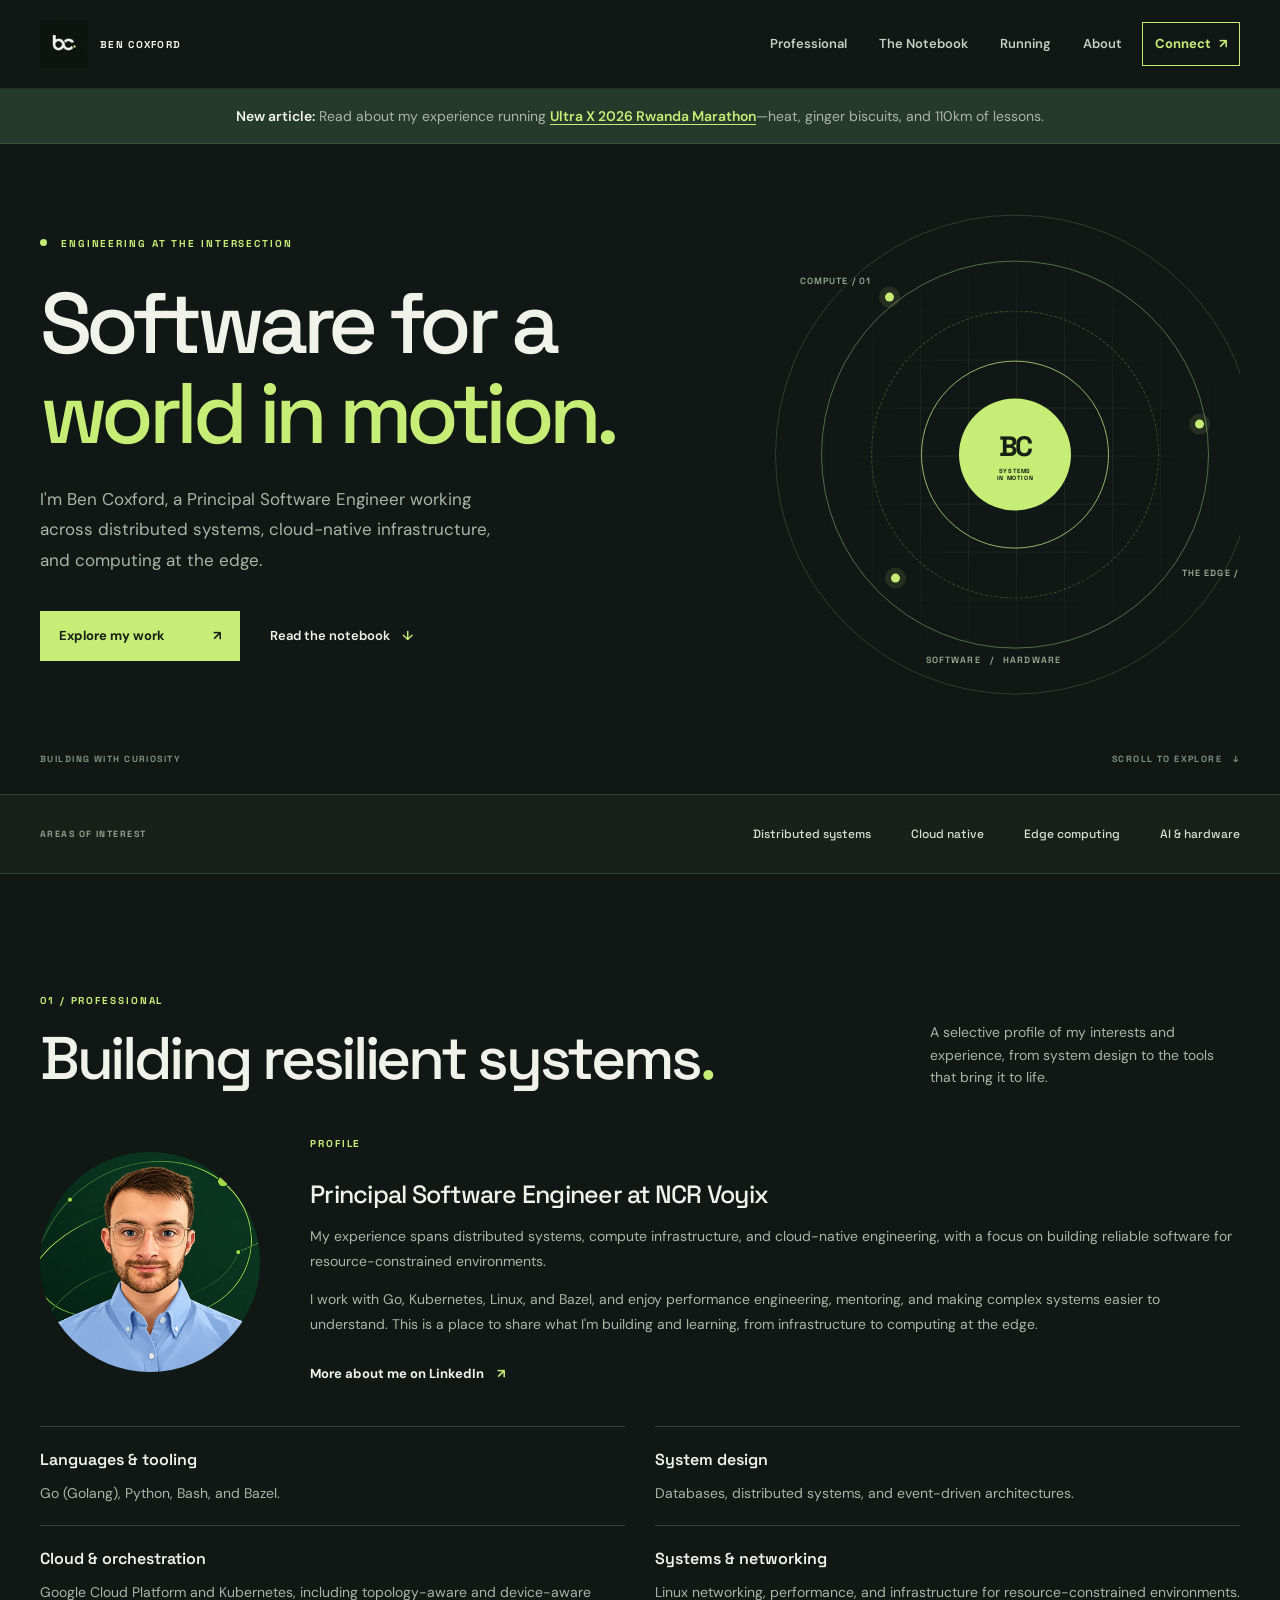
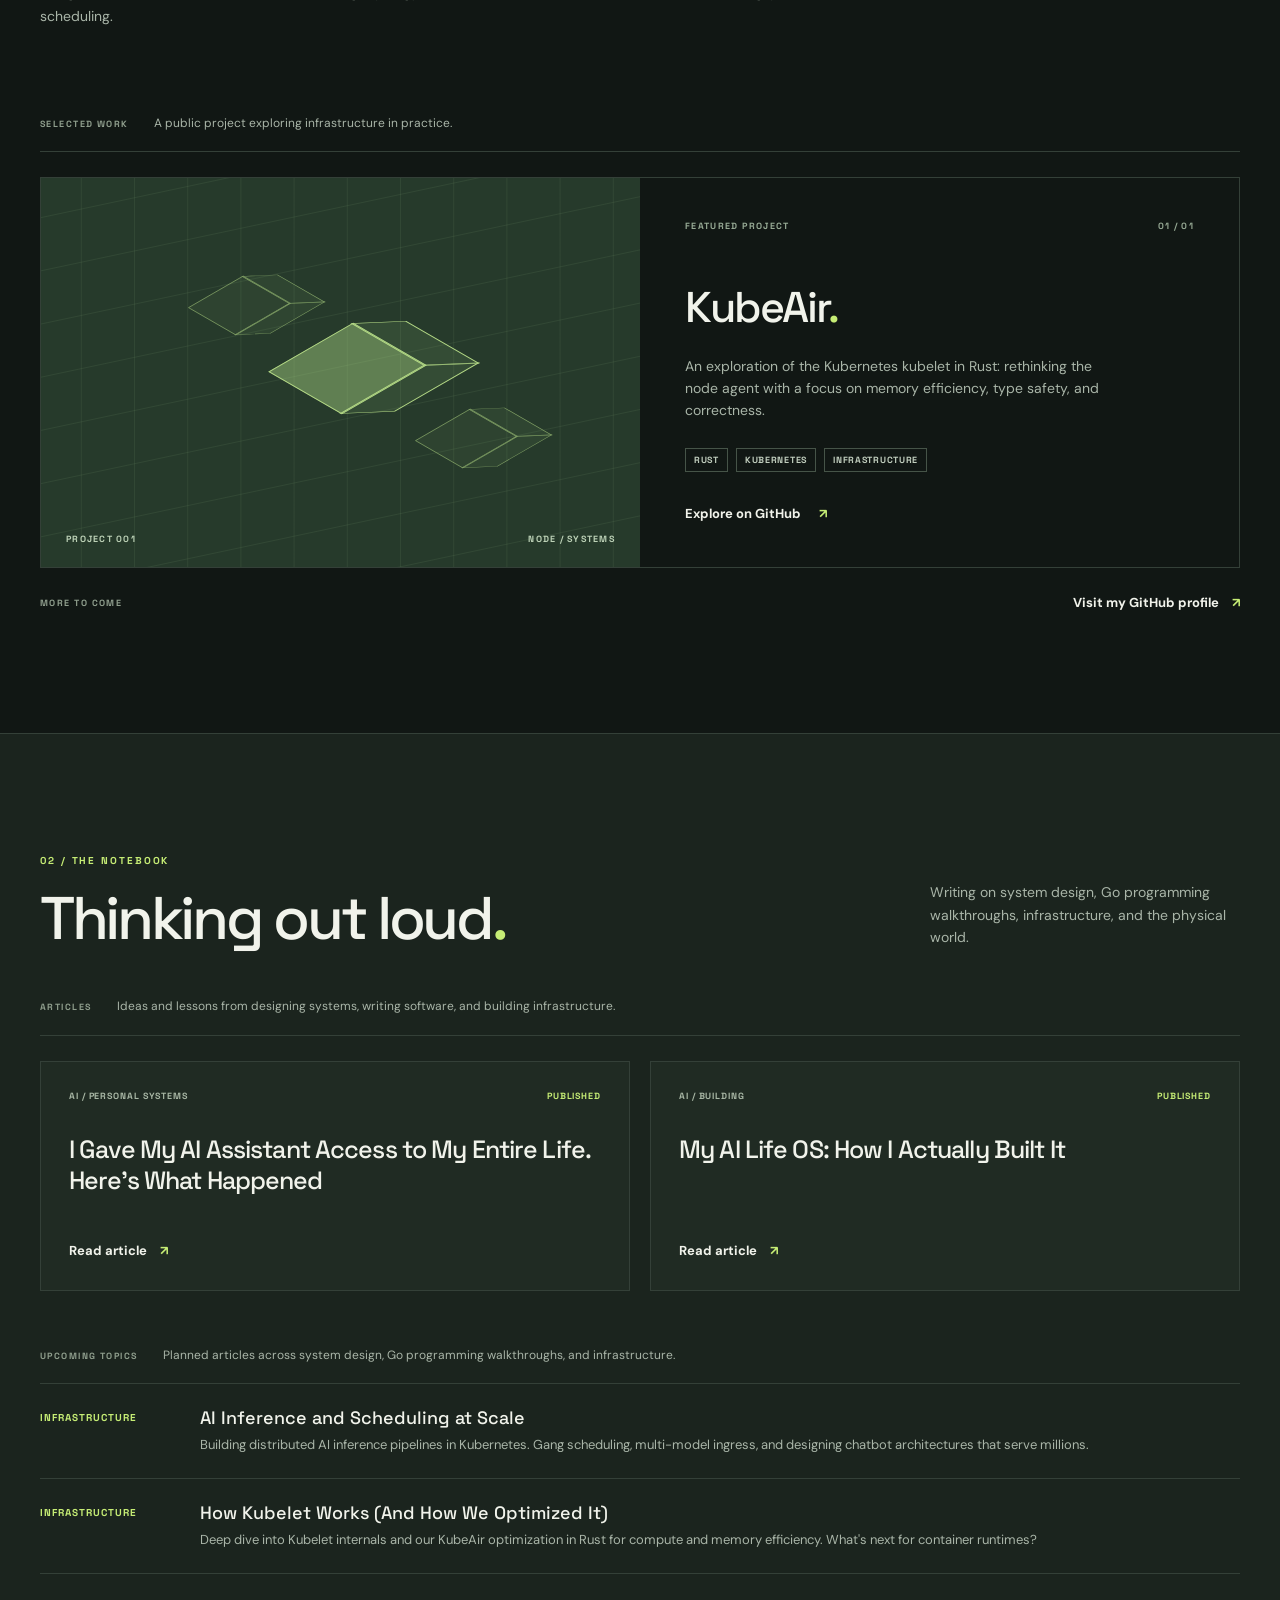
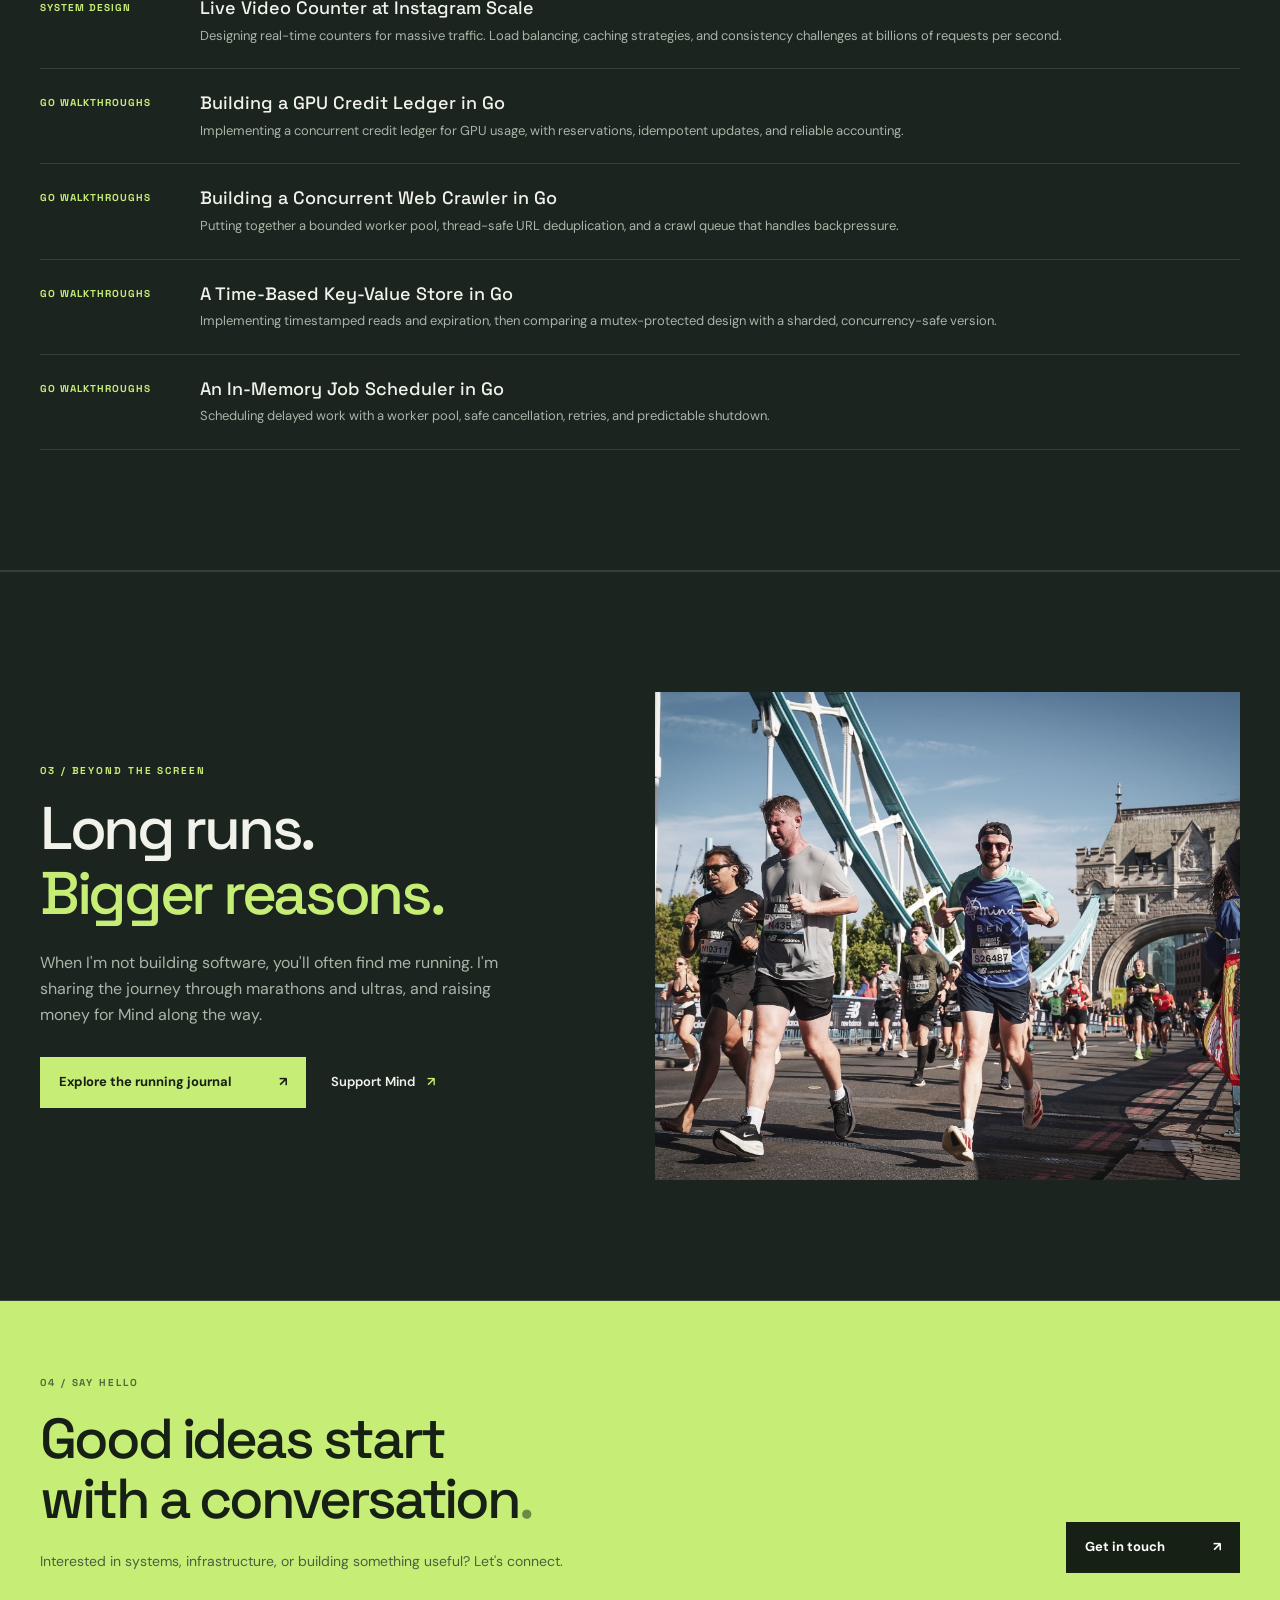
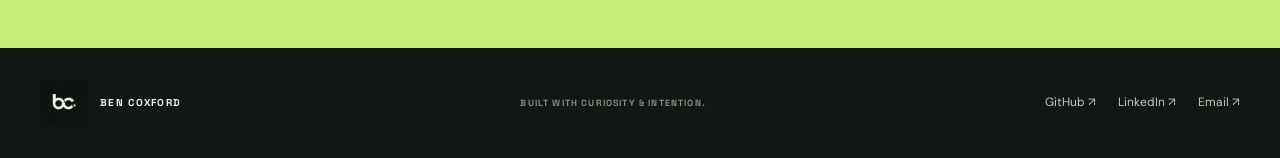
<file: index.html>
<!doctype html>
<html lang="en">
<head>
  <meta charset="utf-8">
  <meta name="viewport" content="width=device-width, initial-scale=1">
  <meta name="description" content="Ben Coxford is a Principal Software Engineer exploring infrastructure, distributed systems, and computing at the edge.">
  <meta name="theme-color" content="#111714">
  <title>Ben Coxford</title>
  <script type="application/ld+json">
    {
      "@context": "https://schema.org",
      "@type": "Person",
      "name": "Ben Coxford",
      "jobTitle": "Principal Software Engineer",
      "sameAs": [
        "https://www.linkedin.com/in/ben-coxford/",
        "https://github.com/bencoxford"
      ],
      "knowsAbout": [
        "Distributed systems",
        "Cloud-native infrastructure",
        "Edge computing",
        "Software engineering"
      ]
    }
  </script>
  <link rel="icon" type="image/png" href="assets/bc-logo.png">
  <link rel="stylesheet" href="styles.css?v=20261109">
</head>
<body>
  <a class="skip-link" href="#main">Skip to content</a>
  <header class="site-header">
    <div class="container header-inner">
      <a class="brand" href="#top" aria-label="Ben Coxford, home"><img class="brand-logo" src="assets/bc-logo.png" alt=""><span class="brand-name">BEN COXFORD</span></a>
      <nav aria-label="Main navigation">
        <a href="#work">Professional</a>
        <a href="#writing">The Notebook</a>
        <a href="running.html">Running</a>
        <a href="#about">About</a>
        <a class="button button-primary" href="https://www.linkedin.com/in/ben-coxford/">Connect <span aria-hidden="true">↗</span></a>
      </nav>
    </div>
  </header>

  <div class="alert-banner">
    <div class="container alert-inner">
      <p><strong>New article:</strong> Read about my experience running <a href="articles/rwanda-ultra.html">Ultra X 2026 Rwanda Marathon</a>—heat, ginger biscuits, and 110km of lessons.</p>
    </div>
  </div>

  <main id="main">
    <section class="hero container" id="top" aria-labelledby="hero-title">
      <div class="hero-copy">
        <p class="eyebrow"><span class="status-dot"></span> ENGINEERING AT THE INTERSECTION</p>
        <h1 id="hero-title">Software for a<br><em>world in motion.</em></h1>
        <p class="hero-description">I'm Ben Coxford, a Principal Software Engineer working across distributed systems, cloud-native infrastructure, and computing at the edge.</p>
        <div class="hero-actions">
          <a class="button button-primary" href="#work">Explore my work <span aria-hidden="true">↗</span></a>
          <a class="text-link" href="#writing">Read the notebook <span aria-hidden="true">↓</span></a>
        </div>
      </div>
      <div class="hero-art" aria-hidden="true">
        <div class="art-grid"></div>
        <div class="orbit orbit-one"></div>
        <div class="orbit orbit-two"></div>
        <div class="orbit orbit-three"></div>
        <div class="art-core"><span>BC</span><small>SYSTEMS<br>IN MOTION</small></div>
        <span class="art-node node-one"></span><span class="art-node node-two"></span><span class="art-node node-three"></span>
        <span class="art-label label-one">COMPUTE / 01</span>
        <span class="art-label label-two">THE EDGE / 02</span>
        <span class="art-coordinate">SOFTWARE &nbsp; / &nbsp; HARDWARE</span>
      </div>
      <div class="hero-bottom"><span>BUILDING WITH CURIOSITY</span><span>SCROLL TO EXPLORE &nbsp; ↓</span></div>
    </section>

    <div class="focus-strip">
      <div class="container focus-inner"><span>AREAS OF INTEREST</span><div><span>Distributed systems</span><span>Cloud native</span><span>Edge computing</span><span>AI &amp; hardware</span></div></div>
    </div>

    <section class="section container" id="work" aria-labelledby="work-title">
      <div class="section-heading">
        <div><p class="eyebrow section-number">01 / PROFESSIONAL</p><h2 id="work-title">Building resilient systems<span class="accent">.</span></h2></div>
        <p>A selective profile of my interests and experience, from system design to the tools that bring it to life.</p>
      </div>
      <div class="professional-profile" id="about">
        <img class="about-portrait" src="assets/ben-illustrated-glasses.png" alt="Illustrated portrait of Ben Coxford wearing glasses." loading="lazy">
        <div class="professional-intro"><p class="eyebrow">PROFILE</p><h3>Principal Software Engineer at NCR Voyix</h3><p>My experience spans distributed systems, compute infrastructure, and cloud-native engineering, with a focus on building reliable software for resource-constrained environments.</p><p>I work with Go, Kubernetes, Linux, and Bazel, and enjoy performance engineering, mentoring, and making complex systems easier to understand. This is a place to share what I'm building and learning, from infrastructure to computing at the edge.</p><a class="inline-link" href="https://www.linkedin.com/in/ben-coxford/">More about me on LinkedIn <span aria-hidden="true">↗</span></a></div>
        <div class="skills-grid">
          <div class="skill-group"><h3>Languages &amp; tooling</h3><p>Go (Golang), Python, Bash, and Bazel.</p></div>
          <div class="skill-group"><h3>System design</h3><p>Databases, distributed systems, and event-driven architectures.</p></div>
          <div class="skill-group"><h3>Cloud &amp; orchestration</h3><p>Google Cloud Platform and Kubernetes, including topology-aware and device-aware scheduling.</p></div>
          <div class="skill-group"><h3>Systems &amp; networking</h3><p>Linux networking, performance, and infrastructure for resource-constrained environments.</p></div>
        </div>
      </div>
      <div class="writing-intro project-heading"><span>SELECTED WORK</span><p>A public project exploring infrastructure in practice.</p></div>
      <article class="project-card">
        <div class="project-visual" aria-hidden="true">
          <div class="project-grid"></div>
          <div class="cube cube-one"><span></span></div>
          <div class="cube cube-two"><span></span></div>
          <div class="cube cube-three"><span></span></div>
          <div class="visual-caption"><span>PROJECT 001</span><span>NODE / SYSTEMS</span></div>
        </div>
        <div class="project-content">
          <div class="project-topline"><span>FEATURED PROJECT</span><span>01 / 01</span></div>
          <h3>KubeAir<span class="accent">.</span></h3>
          <p>An exploration of the Kubernetes kubelet in Rust: rethinking the node agent with a focus on memory efficiency, type safety, and correctness.</p>
          <div class="tags"><span>RUST</span><span>KUBERNETES</span><span>INFRASTRUCTURE</span></div>
          <a class="project-link" href="https://github.com/BenCoxfordDev/KubeAir">Explore on GitHub <span aria-hidden="true">↗</span></a>
        </div>
      </article>
      <div class="section-end"><span>MORE TO COME</span><a href="https://github.com/bencoxford">Visit my GitHub profile <span aria-hidden="true">↗</span></a></div>
    </section>

    <section class="writing-section" id="writing" aria-labelledby="writing-title">
      <div class="container section">
        <div class="section-heading">
          <div><p class="eyebrow section-number">02 / THE NOTEBOOK</p><h2 id="writing-title">Thinking out loud<span class="accent">.</span></h2></div>
          <p>Writing on system design, Go programming walkthroughs, infrastructure, and the physical world.</p>
        </div>
        <div class="writing-intro"><span>ARTICLES</span><p>Ideas and lessons from designing systems, writing software, and building infrastructure.</p></div>
        <div class="published-grid">
          <article class="published-card">
            <div class="article-meta"><span>AI / PERSONAL SYSTEMS</span><span class="draft">PUBLISHED</span></div>
            <h3><a href="articles/ai-assistant.html">I Gave My AI Assistant Access to My Entire Life. Here's What Happened</a></h3>
            <a class="published-link" href="articles/ai-assistant.html" aria-label="Read I Gave My AI Assistant Access to My Entire Life">Read article <span aria-hidden="true">↗</span></a>
          </article>
          <article class="published-card">
            <div class="article-meta"><span>AI / BUILDING</span><span class="draft">PUBLISHED</span></div>
            <h3><a href="articles/ai-life-os.html">My AI Life OS: How I Actually Built It</a></h3>
            <a class="published-link" href="articles/ai-life-os.html" aria-label="Read My AI Life OS: How I Actually Built It">Read article <span aria-hidden="true">↗</span></a>
          </article>
        </div>
        <div class="writing-intro"><span>UPCOMING TOPICS</span><p>Planned articles across system design, Go programming walkthroughs, and infrastructure.</p></div>
        <ul class="upcoming-list">
          <li><span>INFRASTRUCTURE</span><div><h3>AI Inference and Scheduling at Scale</h3><p>Building distributed AI inference pipelines in Kubernetes. Gang scheduling, multi-model ingress, and designing chatbot architectures that serve millions.</p></div></li>
          <li><span>INFRASTRUCTURE</span><div><h3>How Kubelet Works (And How We Optimized It)</h3><p>Deep dive into Kubelet internals and our KubeAir optimization in Rust for compute and memory efficiency. What's next for container runtimes?</p></div></li>
          <li><span>SYSTEM DESIGN</span><div><h3>Live Video Counter at Instagram Scale</h3><p>Designing real-time counters for massive traffic. Load balancing, caching strategies, and consistency challenges at billions of requests per second.</p></div></li>
          <li><span>GO WALKTHROUGHS</span><div><h3>Building a GPU Credit Ledger in Go</h3><p>Implementing a concurrent credit ledger for GPU usage, with reservations, idempotent updates, and reliable accounting.</p></div></li>
          <li><span>GO WALKTHROUGHS</span><div><h3>Building a Concurrent Web Crawler in Go</h3><p>Putting together a bounded worker pool, thread-safe URL deduplication, and a crawl queue that handles backpressure.</p></div></li>
          <li><span>GO WALKTHROUGHS</span><div><h3>A Time-Based Key-Value Store in Go</h3><p>Implementing timestamped reads and expiration, then comparing a mutex-protected design with a sharded, concurrency-safe version.</p></div></li>
          <li><span>GO WALKTHROUGHS</span><div><h3>An In-Memory Job Scheduler in Go</h3><p>Scheduling delayed work with a worker pool, safe cancellation, retries, and predictable shutdown.</p></div></li>
        </ul>
      </div>
    </section>

    <section class="running-teaser">
      <div class="container section running-teaser-inner">
        <div class="running-teaser-copy"><p class="eyebrow section-number">03 / BEYOND THE SCREEN</p><h2>Long runs.<br><em>Bigger reasons.</em></h2><p>When I'm not building software, you'll often find me running. I'm sharing the journey through marathons and ultras, and raising money for Mind along the way.</p><div class="running-actions"><a class="button button-primary" href="running.html">Explore the running journal <span aria-hidden="true">↗</span></a><a class="text-link" href="https://www.justgiving.com/page/bencoxford">Support Mind <span aria-hidden="true">↗</span></a></div></div>
        <img src="assets/running/mind-race-action.jpg" alt="Ben running in a Mind shirt during a road race." loading="lazy">
      </div>
    </section>

    <section class="contact-section" id="contact" aria-labelledby="contact-title">
      <div class="container contact-inner"><div><p class="eyebrow">04 / SAY HELLO</p><h2 id="contact-title">Good ideas start<br>with a conversation<span>.</span></h2><p>Interested in systems, infrastructure, or building something useful? Let's connect.</p></div><a class="button button-dark" href="mailto:ben.coxford@gmail.com">Get in touch <span aria-hidden="true">↗</span></a></div>
    </section>
  </main>
  <footer class="site-footer"><div class="container footer-inner"><a class="brand footer-brand" href="#top" aria-label="Ben Coxford, home"><img class="brand-logo" src="assets/bc-logo.png" alt=""><span class="brand-name">BEN COXFORD</span></a><p>BUILT WITH CURIOSITY &amp; INTENTION.</p><div><a href="https://github.com/bencoxford">GitHub ↗</a><a href="https://www.linkedin.com/in/ben-coxford/">LinkedIn ↗</a><a href="mailto:ben.coxford@gmail.com">Email ↗</a></div></div></footer>
</body>
</html>
</file>
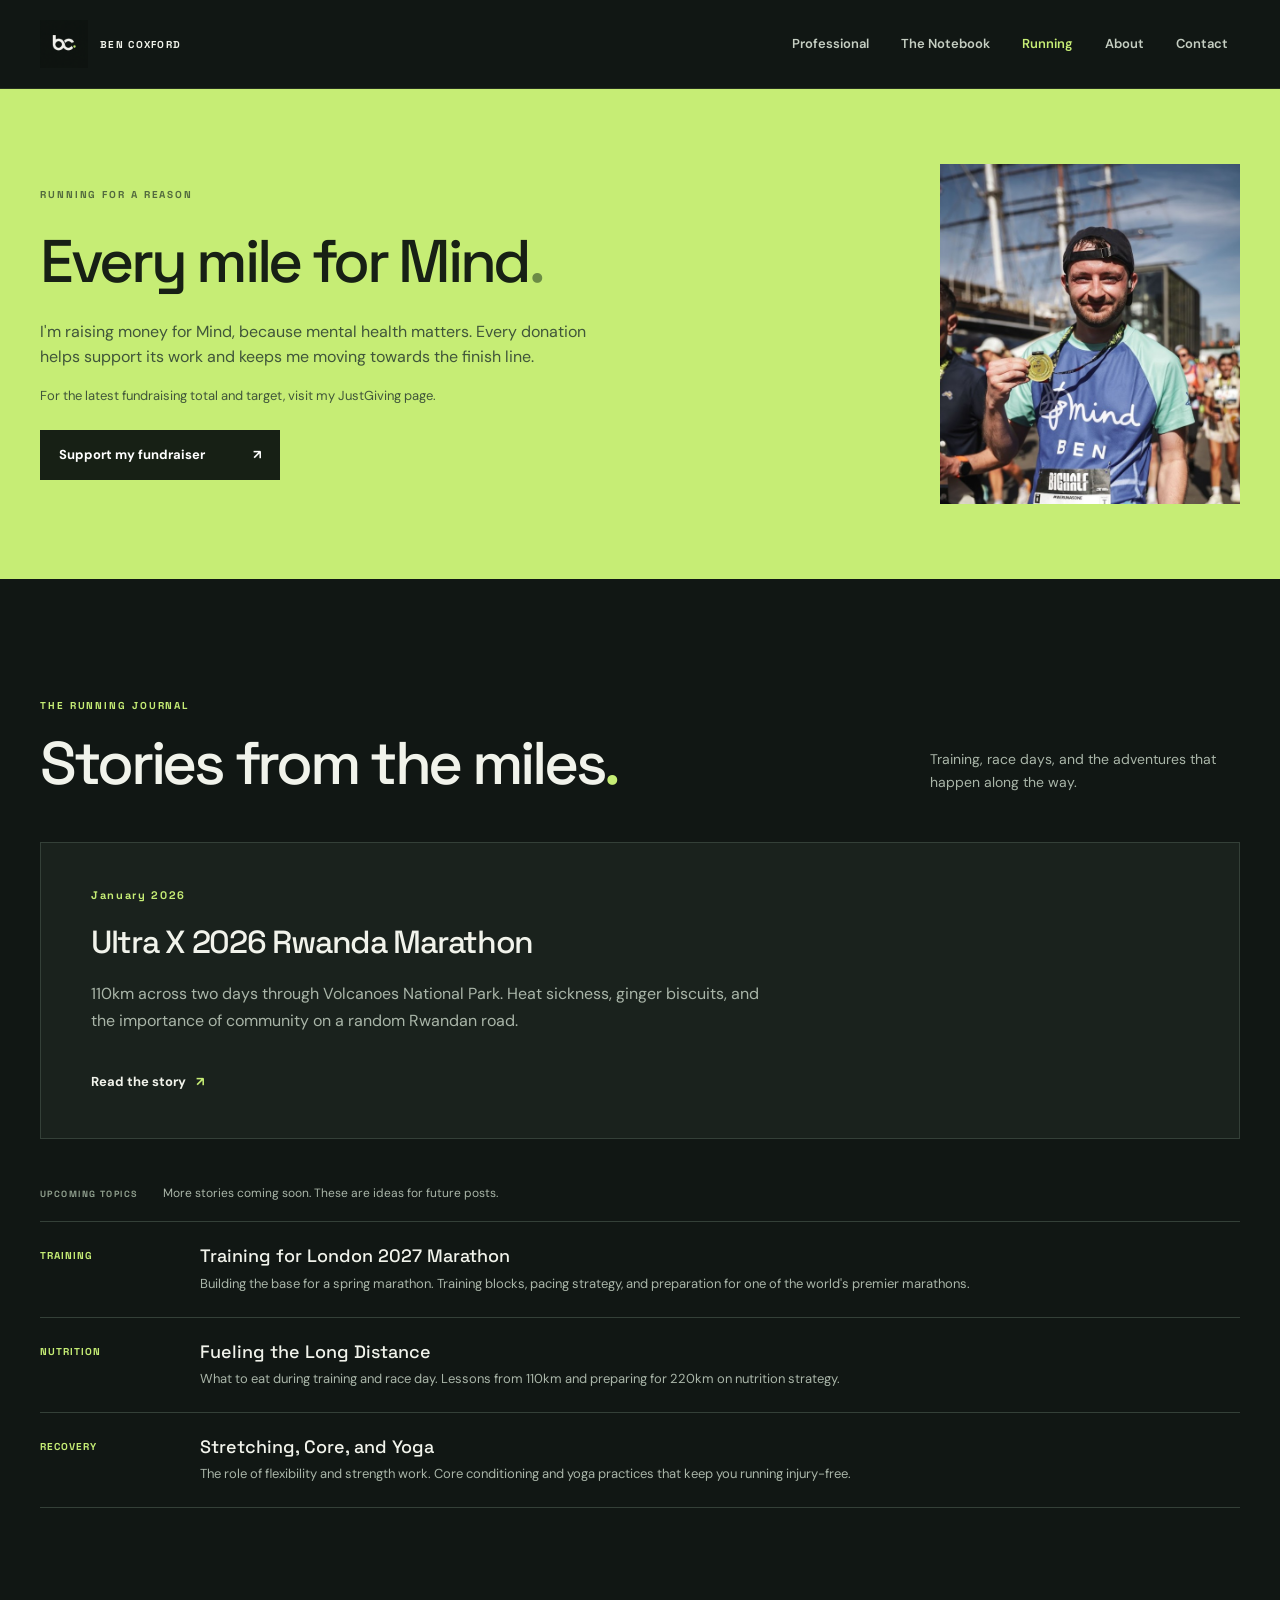
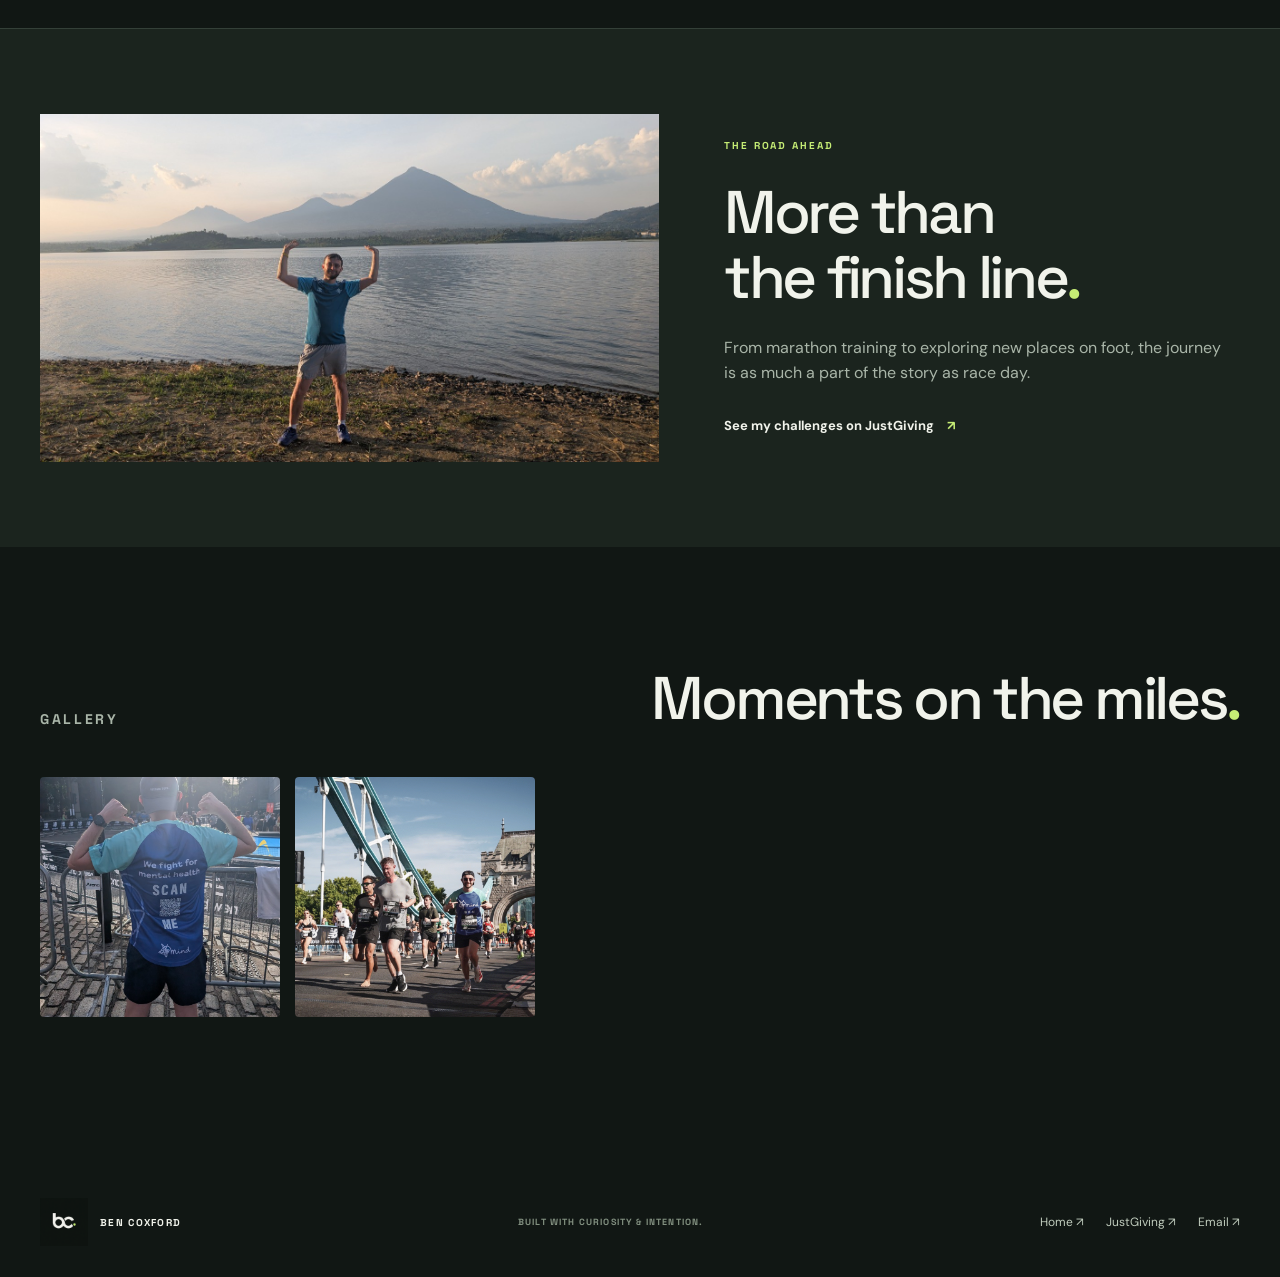
<file: running.html>
<!doctype html>
<html lang="en">
<head>
  <meta charset="utf-8">
  <meta name="viewport" content="width=device-width, initial-scale=1">
  <meta name="description" content="Ben Coxford's running journal: marathons, ultramarathons, and fundraising for Mind.">
  <meta name="theme-color" content="#111714">
  <title>Running | Ben Coxford</title>
  <link rel="icon" type="image/png" href="assets/bc-logo.png">
  <link rel="stylesheet" href="styles.css?v=20261110-running-grid">
</head>
<body>
  <a class="skip-link" href="#main">Skip to content</a>
  <header class="site-header"><div class="container header-inner"><a class="brand" href="index.html" aria-label="Ben Coxford, home"><img class="brand-logo" src="assets/bc-logo.png" alt=""><span class="brand-name">BEN COXFORD</span></a><nav aria-label="Main navigation"><a href="index.html#work">Professional</a><a href="index.html#writing">The Notebook</a><a href="running.html" aria-current="page">Running</a><a href="index.html#about">About</a><a href="index.html#contact">Contact</a></nav></div></header>
  <main id="main">
    <section class="fundraising-section" id="fundraising" aria-labelledby="fundraising-title">
      <div class="container fundraising-inner"><div><p class="eyebrow">RUNNING FOR A REASON</p><h2 id="fundraising-title">Every mile for Mind<span>.</span></h2><p>I'm raising money for Mind, because mental health matters. Every donation helps support its work and keeps me moving towards the finish line.</p><p class="fundraising-note">For the latest fundraising total and target, visit my JustGiving page.</p><a class="button button-dark" href="https://www.justgiving.com/page/bencoxford">Support my fundraiser <span aria-hidden="true">↗</span></a></div><img src="assets/running/mind-medal.jpg" alt="Ben wearing a Mind running shirt and holding his race medal." loading="lazy"></div>
    </section>
    <section class="container section" aria-labelledby="journal-title">
      <div class="section-heading"><div><p class="eyebrow section-number">THE RUNNING JOURNAL</p><h2 id="journal-title">Stories from the miles<span class="accent">.</span></h2></div><p>Training, race days, and the adventures that happen along the way.</p></div>
      <div class="article-cards">
        <article class="article-card">
          <div class="article-card-content">
            <span class="article-card-date">January 2026</span>
            <h3><a href="articles/rwanda-ultra.html">Ultra X 2026 Rwanda Marathon</a></h3>
            <p>110km across two days through Volcanoes National Park. Heat sickness, ginger biscuits, and the importance of community on a random Rwandan road.</p>
            <a href="articles/rwanda-ultra.html" class="inline-link">Read the story <span aria-hidden="true">↗</span></a>
          </div>
        </article>
      </div>
      <div class="writing-intro"><span>UPCOMING TOPICS</span><p>More stories coming soon. These are ideas for future posts.</p></div>
      <ul class="upcoming-list"><li><span>TRAINING</span><div><h3>Training for London 2027 Marathon</h3><p>Building the base for a spring marathon. Training blocks, pacing strategy, and preparation for one of the world's premier marathons.</p></div></li><li><span>NUTRITION</span><div><h3>Fueling the Long Distance</h3><p>What to eat during training and race day. Lessons from 110km and preparing for 220km on nutrition strategy.</p></div></li><li><span>RECOVERY</span><div><h3>Stretching, Core, and Yoga</h3><p>The role of flexibility and strength work. Core conditioning and yoga practices that keep you running injury-free.</p></div></li></ul>
    </section>
    <section class="running-adventure"><div class="container running-adventure-inner"><img src="assets/running/running-adventure.jpg" alt="Ben beside a lake with mountains in the background." loading="lazy"><div><p class="eyebrow">THE ROAD AHEAD</p><h2>More than<br>the finish line<span class="accent">.</span></h2><p>From marathon training to exploring new places on foot, the journey is as much a part of the story as race day.</p><a class="inline-link" href="https://www.justgiving.com/page/bencoxford">See my challenges on JustGiving <span aria-hidden="true">↗</span></a></div></div></section>
    <section class="container section" aria-labelledby="gallery-title">
      <div class="section-heading"><p class="eyebrow section-number">GALLERY</p><h2 id="gallery-title">Moments on the miles<span class="accent">.</span></h2></div>
      <div class="gallery-grid running-gallery" aria-label="Running photos">
        <div class="gallery-item">
          <img src="assets/running/mind-race-finish.jpg" alt="Celebrating at the finish line with arms raised" loading="lazy">
        </div>
        <div class="gallery-item">
          <img src="assets/running/mind-race-animation.gif" alt="Animated race moment" loading="lazy">
        </div>
      </div>
    </section>
  </main>
  <footer class="site-footer"><div class="container footer-inner"><a class="brand footer-brand" href="index.html" aria-label="Ben Coxford, home"><img class="brand-logo" src="assets/bc-logo.png" alt=""><span class="brand-name">BEN COXFORD</span></a><p>BUILT WITH CURIOSITY &amp; INTENTION.</p><div><a href="index.html">Home ↗</a><a href="https://www.justgiving.com/page/bencoxford">JustGiving ↗</a><a href="mailto:ben.coxford@gmail.com">Email ↗</a></div></div></footer>
  <dialog class="rwanda-lightbox" id="lightbox" aria-label="Running photo gallery">
    <button class="rwanda-lightbox-close" type="button" aria-label="Close photo viewer">&times;</button>
    <img id="lightbox-img" alt="">
    <div class="gallery-controls rwanda-lightbox-controls">
      <button type="button" class="lightbox-previous" aria-label="Previous photo">← Previous</button>
      <span class="lightbox-status" aria-live="polite" aria-atomic="true"></span>
      <button type="button" class="lightbox-next" aria-label="Next photo">Next →</button>
    </div>
  </dialog>
  <script>
    const lightbox = document.getElementById('lightbox');
    const lightboxImage = document.getElementById('lightbox-img');
    const lightboxStatus = lightbox.querySelector('.lightbox-status');
    const galleryImages = Array.from(document.querySelectorAll('.running-gallery .gallery-item img'));
    let currentPhoto = 0;

    function showPhoto(index) {
      currentPhoto = (index + galleryImages.length) % galleryImages.length;
      lightboxImage.src = galleryImages[currentPhoto].src;
      lightboxImage.alt = galleryImages[currentPhoto].alt;
      lightboxStatus.textContent = 'Photo ' + (currentPhoto + 1) + ' of ' + galleryImages.length;
    }

    galleryImages.forEach((image, index) => {
      const button = document.createElement('button');
      button.type = 'button';
      button.className = 'gallery-photo-button';
      button.setAttribute('aria-label', 'Open photo: ' + image.alt);
      image.replaceWith(button);
      button.append(image);
      button.addEventListener('click', () => {
        showPhoto(index);
        lightbox.showModal();
      });
    });

    lightbox.querySelector('.rwanda-lightbox-close').addEventListener('click', () => lightbox.close());
    lightbox.querySelector('.lightbox-previous').addEventListener('click', () => showPhoto(currentPhoto - 1));
    lightbox.querySelector('.lightbox-next').addEventListener('click', () => showPhoto(currentPhoto + 1));
    lightbox.addEventListener('click', event => {
      if (event.target === lightbox) lightbox.close();
    });
    lightbox.addEventListener('keydown', event => {
      if (event.key === 'ArrowLeft') {
        event.preventDefault();
        showPhoto(currentPhoto - 1);
      } else if (event.key === 'ArrowRight') {
        event.preventDefault();
        showPhoto(currentPhoto + 1);
      }
    });
  </script>
</body>
</html>
</file>
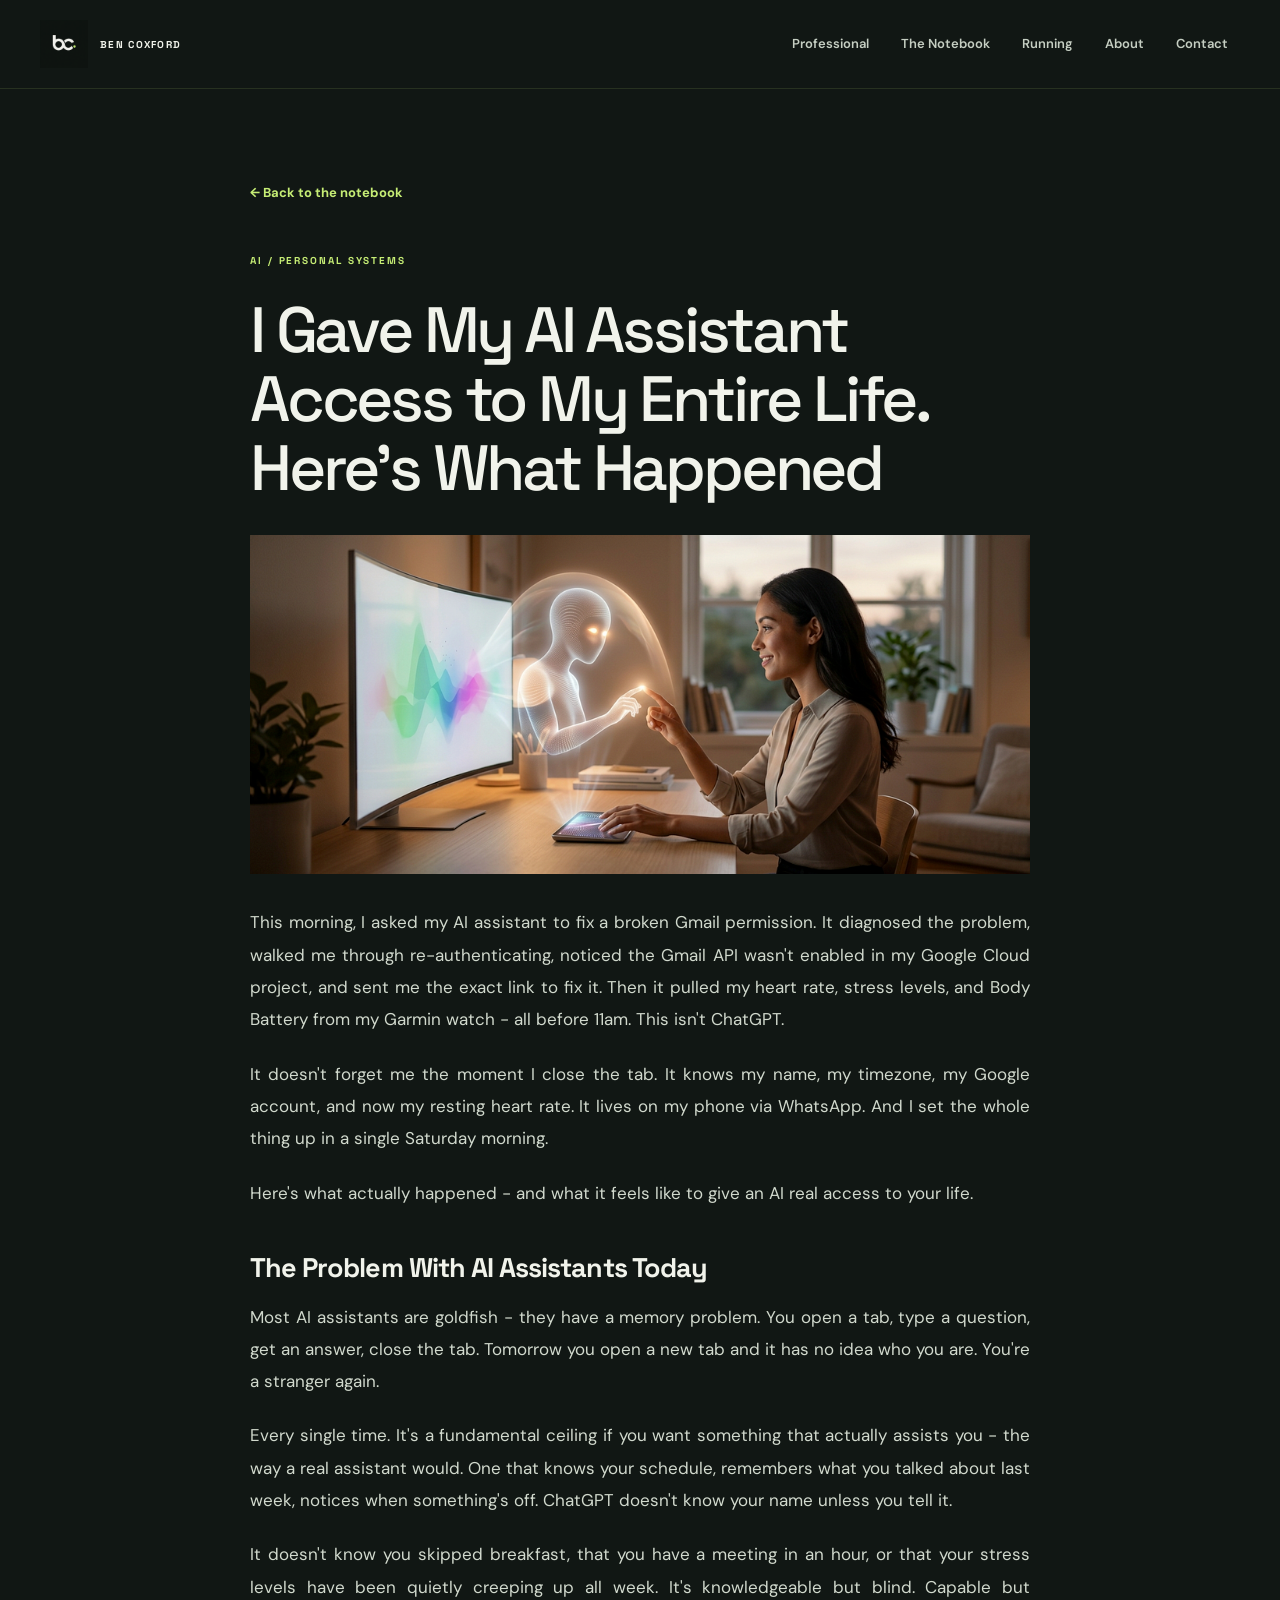
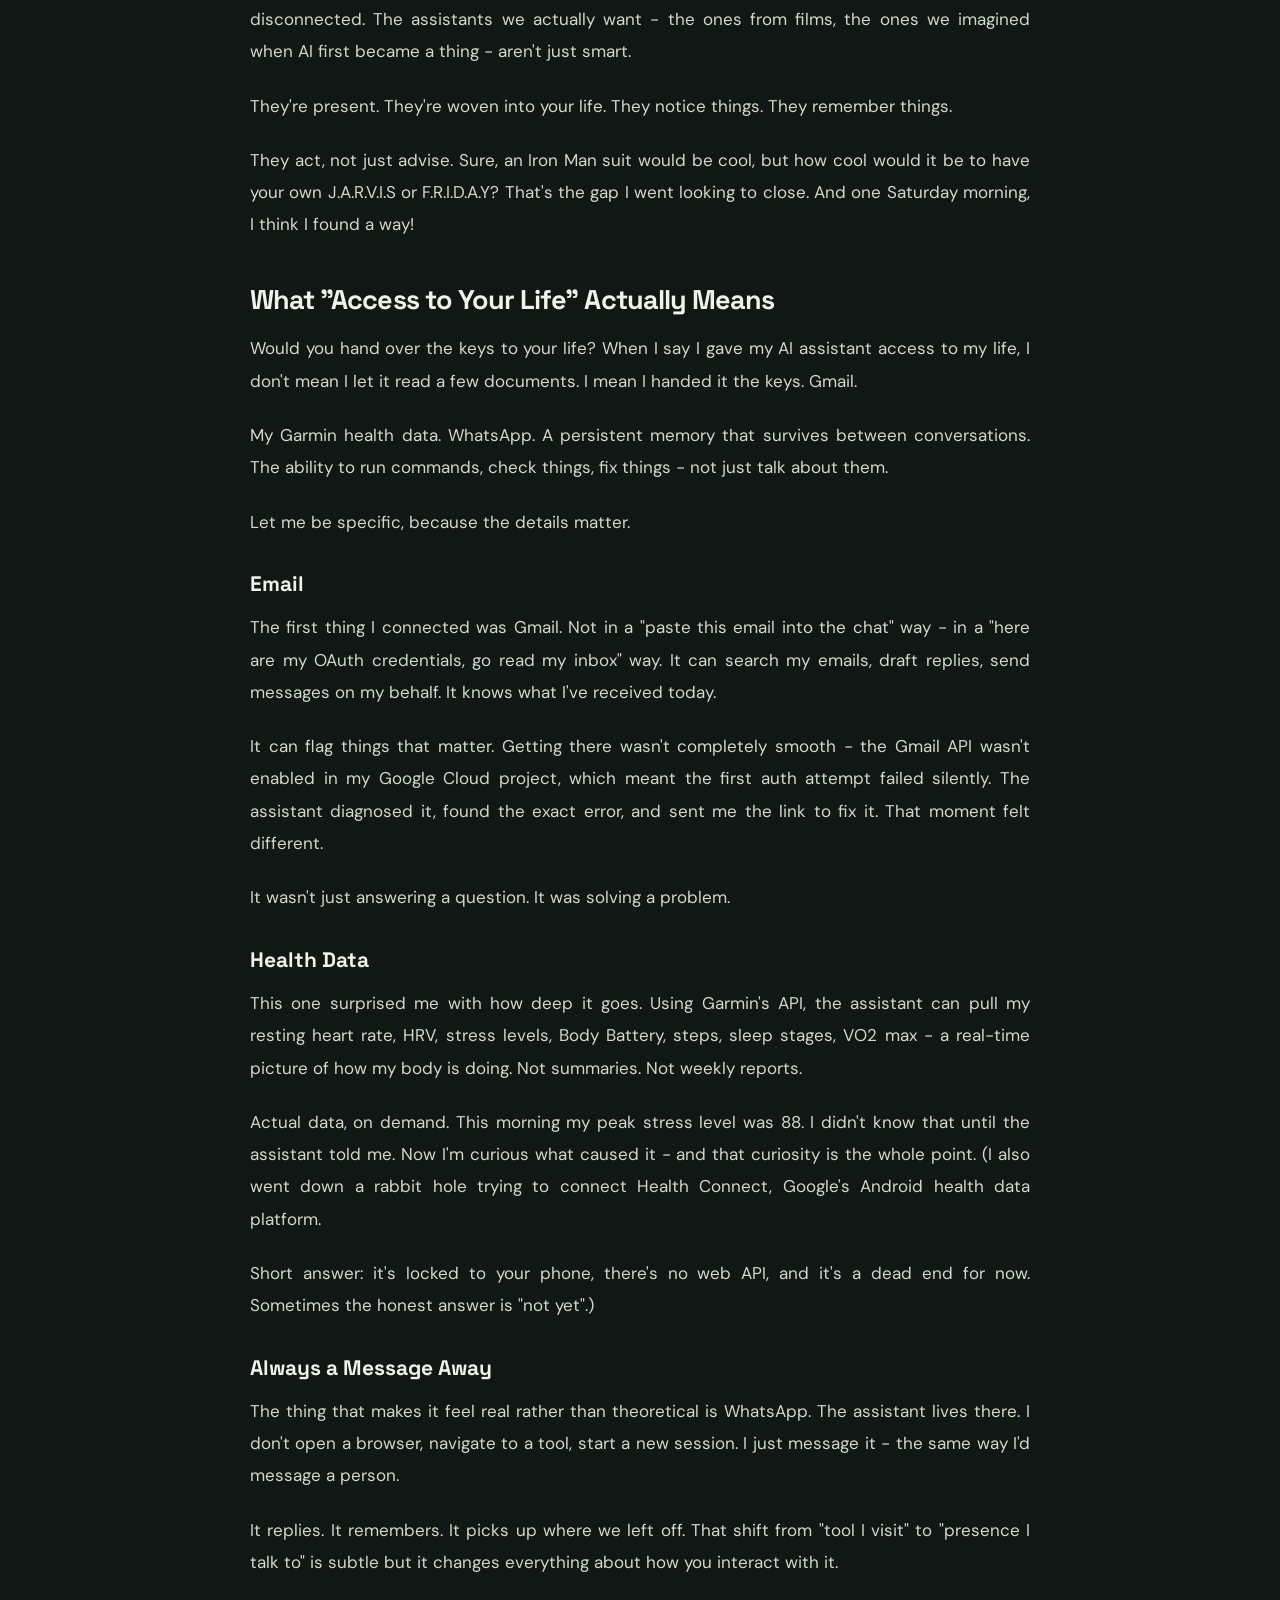
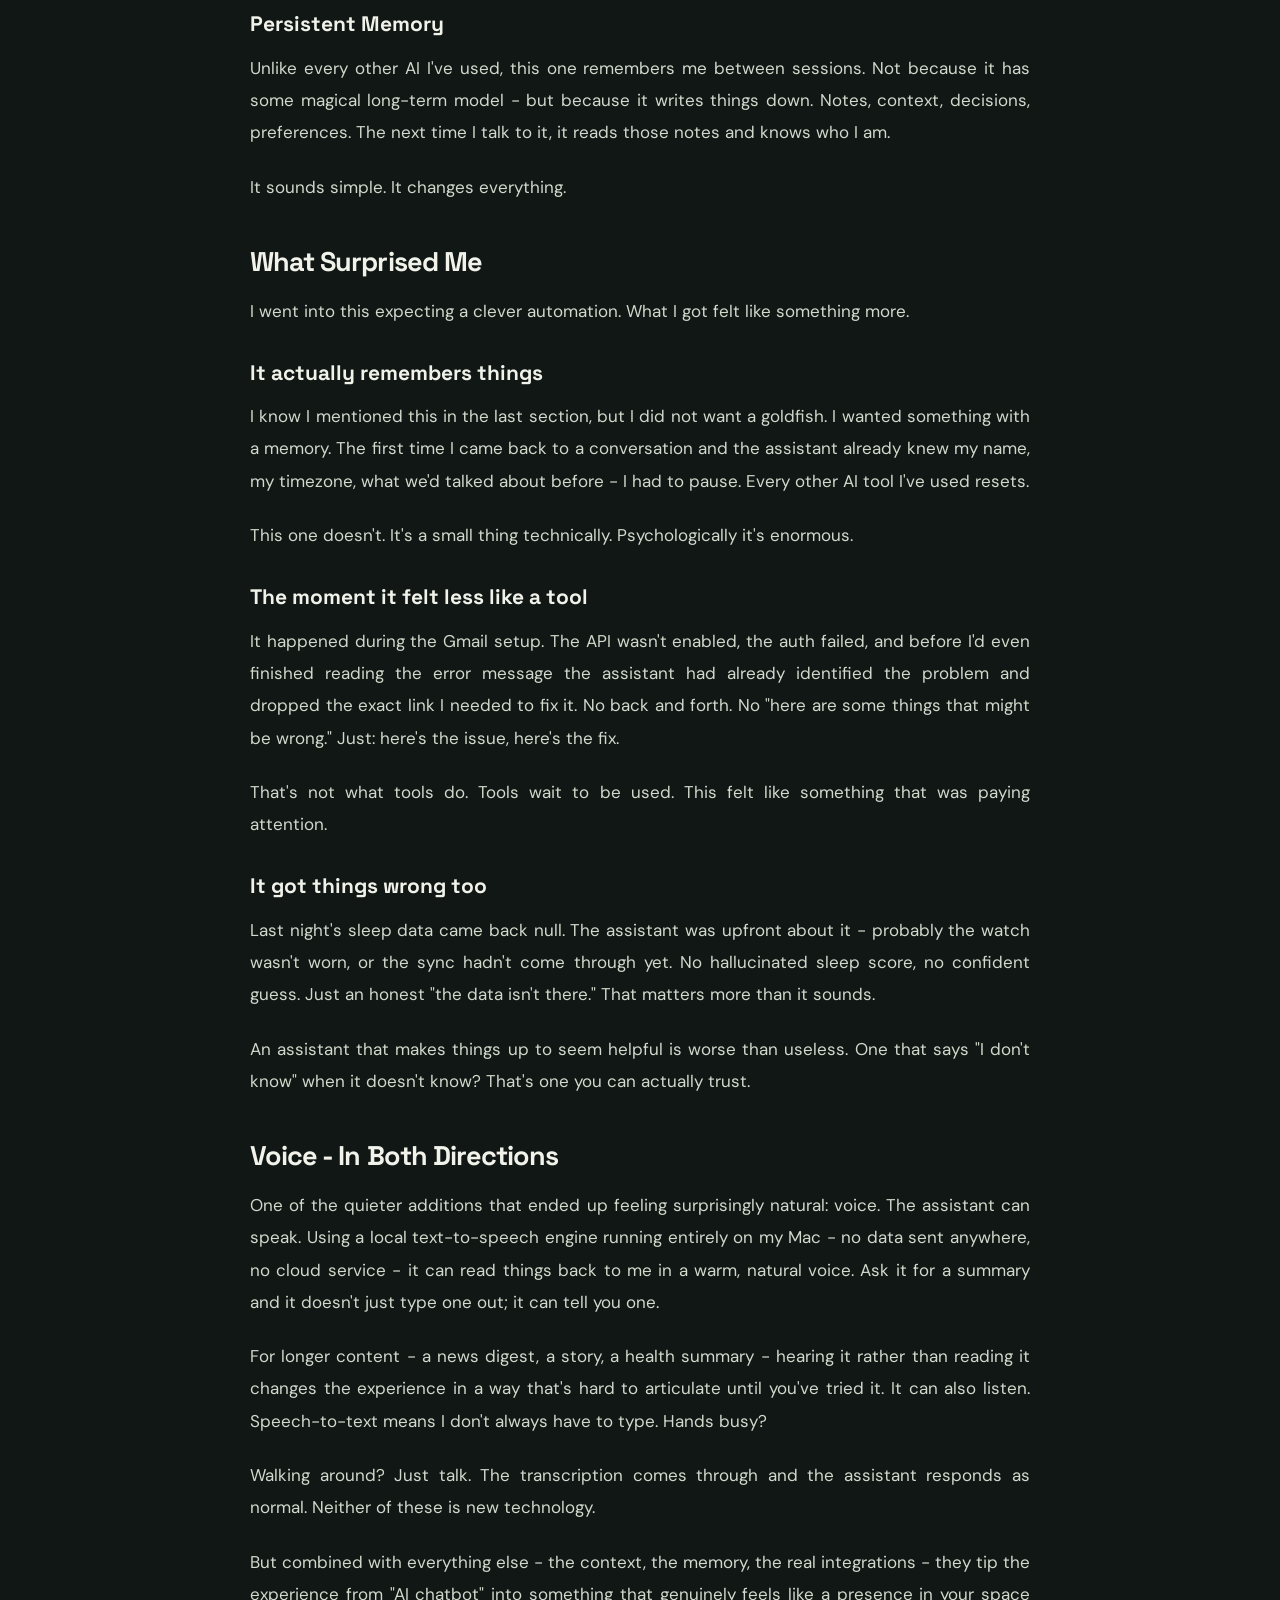
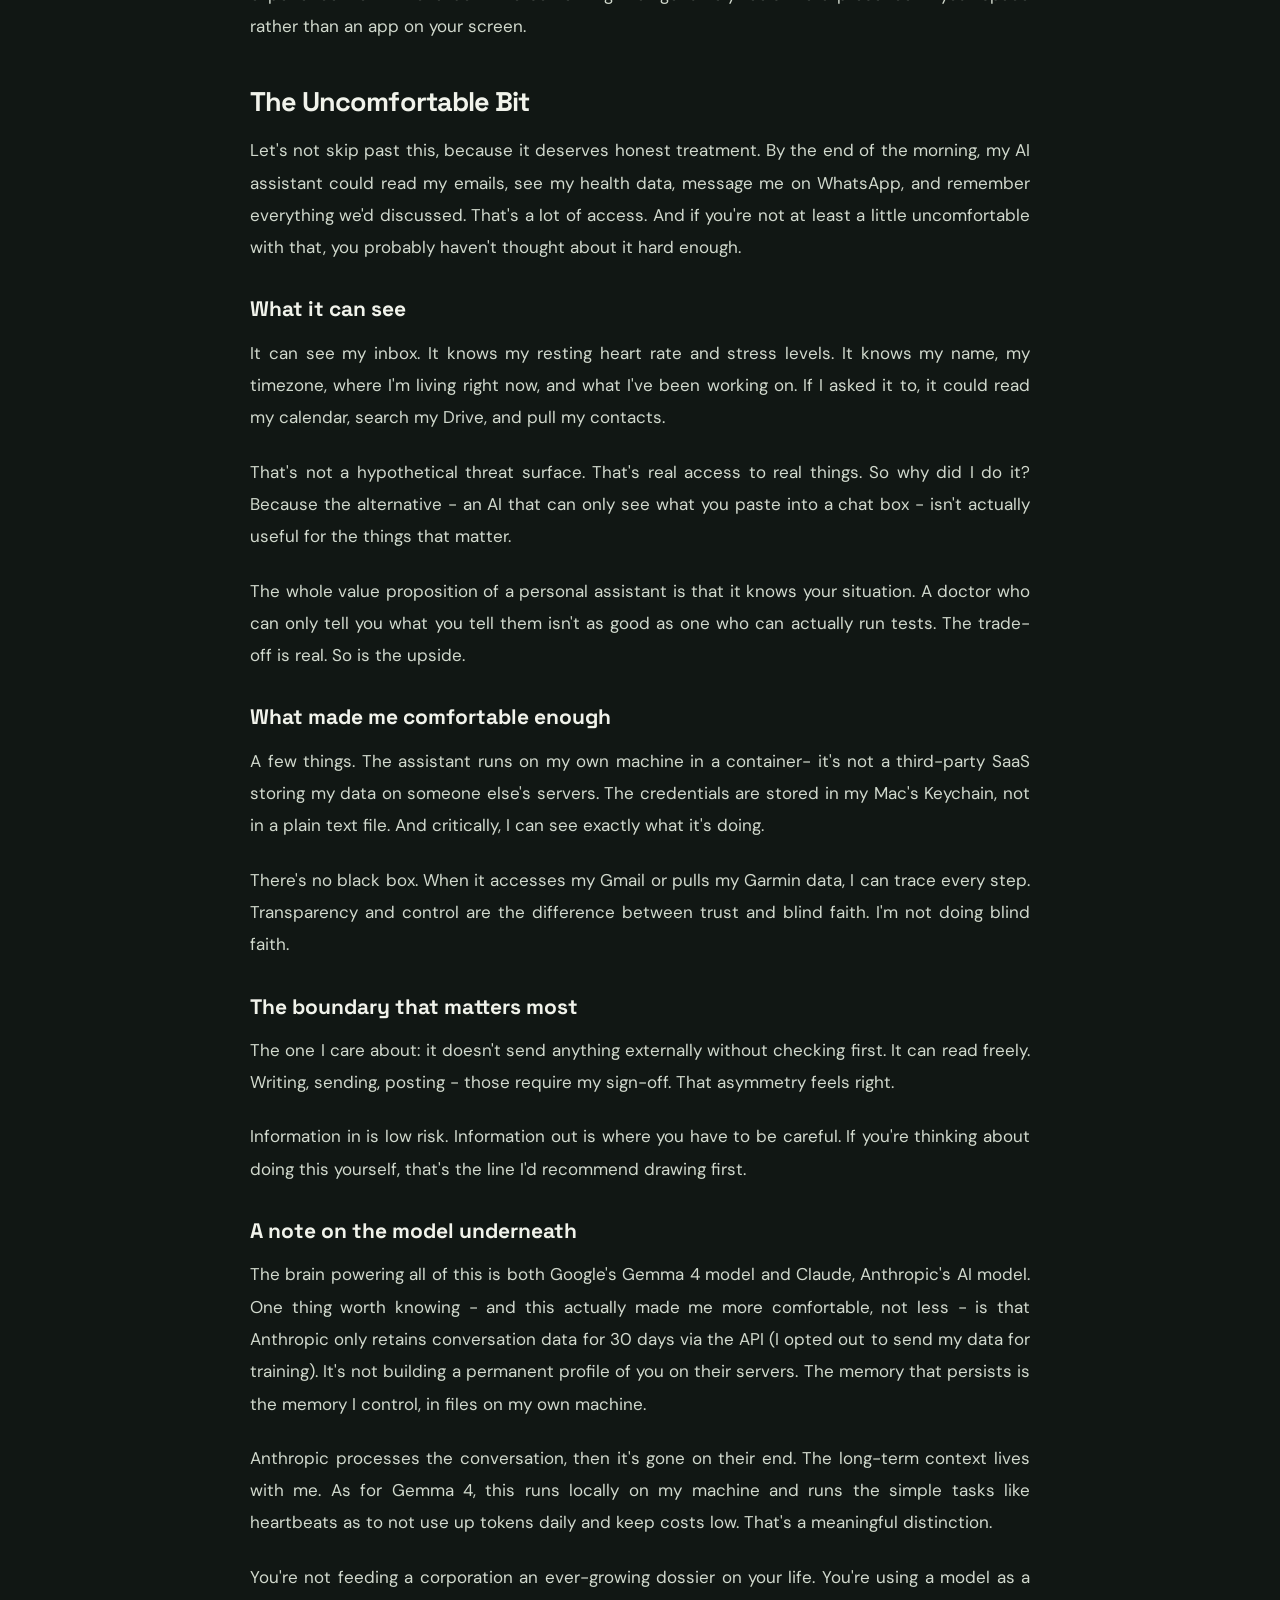
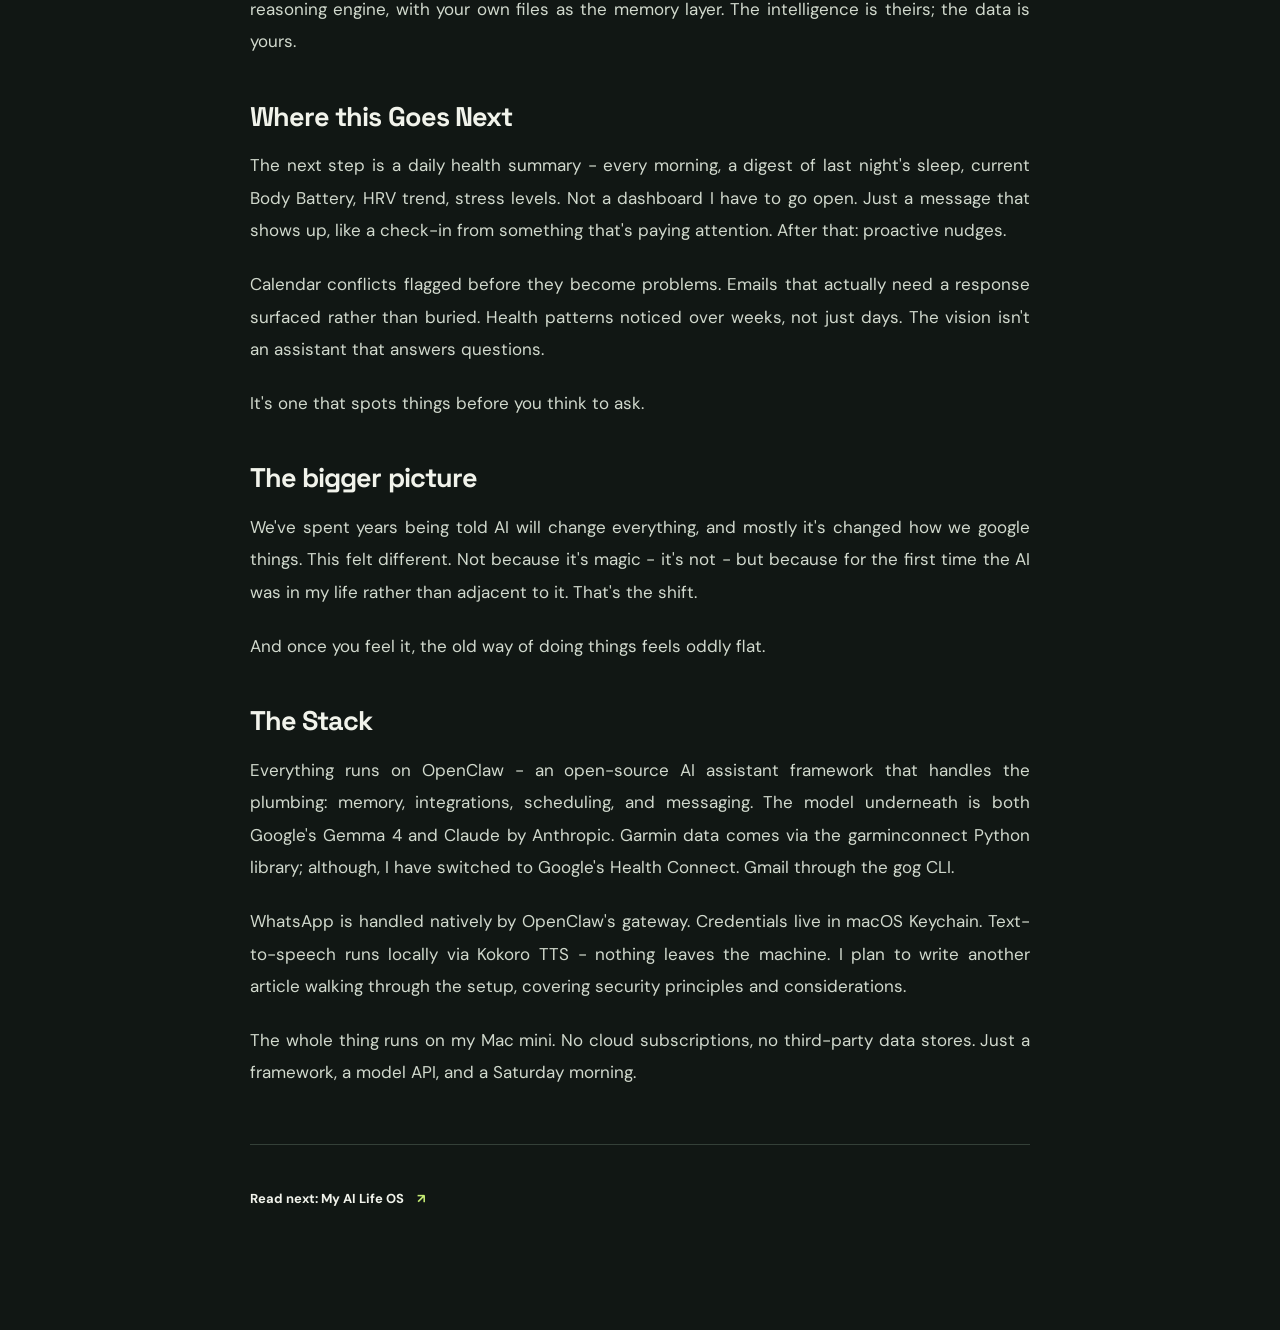
<file: articles/ai-assistant.html>
<!doctype html>
<html lang="en">
<head>
  <meta charset="utf-8">
  <meta name="viewport" content="width=device-width, initial-scale=1">
  <meta name="description" content="Ben Coxford reflects on building and using a personal AI assistant.">
  <title>I Gave My AI Assistant Access to My Entire Life | Ben Coxford</title>
  <link rel="icon" type="image/png" href="../assets/bc-logo.png">
  <link rel="stylesheet" href="../styles.css">
</head>
<body>
  <a class="skip-link" href="#main">Skip to content</a>
  <header class="site-header"><div class="container header-inner"><a class="brand" href="../index.html" aria-label="Ben Coxford, home"><img class="brand-logo" src="../assets/bc-logo.png" alt=""><span class="brand-name">BEN COXFORD</span></a><nav aria-label="Main navigation"><a href="../index.html#work">Professional</a><a href="../index.html#writing">The Notebook</a><a href="../running.html">Running</a><a href="../index.html#about">About</a><a href="../index.html#contact">Contact</a></nav></div></header>
  <main class="container article-page" id="main">
    <a class="article-back" href="../index.html#writing">← Back to the notebook</a>
    <p class="eyebrow">AI / PERSONAL SYSTEMS</p>
    <h1>I Gave My AI Assistant Access to My Entire Life. Here's What Happened</h1>
    <figure class="article-figure"><img src="../assets/articles/ai-assistant.png" alt="Illustration of a person interacting with a holographic AI assistant."></figure>
    <div class="article-body" id="article-content">
<p>This morning, I asked my AI assistant to fix a broken Gmail permission. It diagnosed the problem, walked me through re-authenticating, noticed the Gmail API wasn&#39;t enabled in my Google Cloud project, and sent me the exact link to fix it. Then it pulled my heart rate, stress levels, and Body Battery from my Garmin watch - all before 11am. This isn&#39;t ChatGPT.</p>
<p>It doesn&#39;t forget me the moment I close the tab. It knows my name, my timezone, my Google account, and now my resting heart rate. It lives on my phone via WhatsApp. And I set the whole thing up in a single Saturday morning.</p>
<p>Here&#39;s what actually happened - and what it feels like to give an AI real access to your life.</p>
<h2>The Problem With AI Assistants Today</h2>
<p>Most AI assistants are goldfish - they have a memory problem. You open a tab, type a question, get an answer, close the tab. Tomorrow you open a new tab and it has no idea who you are. You&#39;re a stranger again.</p>
<p>Every single time. It&#39;s a fundamental ceiling if you want something that actually assists you - the way a real assistant would. One that knows your schedule, remembers what you talked about last week, notices when something&#39;s off. ChatGPT doesn&#39;t know your name unless you tell it.</p>
<p>It doesn&#39;t know you skipped breakfast, that you have a meeting in an hour, or that your stress levels have been quietly creeping up all week. It&#39;s knowledgeable but blind. Capable but disconnected. The assistants we actually want - the ones from films, the ones we imagined when AI first became a thing - aren&#39;t just smart.</p>
<p>They&#39;re present. They&#39;re woven into your life. They notice things. They remember things.</p>
<p>They act, not just advise. Sure, an Iron Man suit would be cool, but how cool would it be to have your own J.A.R.V.I.S or F.R.I.D.A.Y? That&#39;s the gap I went looking to close. And one Saturday morning, I think I found a way!</p>
<h2>What &quot;Access to Your Life&quot; Actually Means</h2>
<p>Would you hand over the keys to your life? When I say I gave my AI assistant access to my life, I don&#39;t mean I let it read a few documents. I mean I handed it the keys. Gmail.</p>
<p>My Garmin health data. WhatsApp. A persistent memory that survives between conversations. The ability to run commands, check things, fix things - not just talk about them.</p>
<p>Let me be specific, because the details matter.</p><h3>Email</h3><p>The first thing I connected was Gmail. Not in a &quot;paste this email into the chat&quot; way - in a &quot;here are my OAuth credentials, go read my inbox&quot; way. It can search my emails, draft replies, send messages on my behalf. It knows what I&#39;ve received today.</p>
<p>It can flag things that matter. Getting there wasn&#39;t completely smooth - the Gmail API wasn&#39;t enabled in my Google Cloud project, which meant the first auth attempt failed silently. The assistant diagnosed it, found the exact error, and sent me the link to fix it. That moment felt different.</p>
<p>It wasn&#39;t just answering a question. It was solving a problem.</p><h3>Health Data</h3><p>This one surprised me with how deep it goes. Using Garmin&#39;s API, the assistant can pull my resting heart rate, HRV, stress levels, Body Battery, steps, sleep stages, VO2 max - a real-time picture of how my body is doing. Not summaries. Not weekly reports.</p>
<p>Actual data, on demand. This morning my peak stress level was 88. I didn&#39;t know that until the assistant told me. Now I&#39;m curious what caused it - and that curiosity is the whole point. (I also went down a rabbit hole trying to connect Health Connect, Google&#39;s Android health data platform.</p>
<p>Short answer: it&#39;s locked to your phone, there&#39;s no web API, and it&#39;s a dead end for now. Sometimes the honest answer is &quot;not yet&quot;.)</p><h3>Always a Message Away</h3><p>The thing that makes it feel real rather than theoretical is WhatsApp. The assistant lives there. I don&#39;t open a browser, navigate to a tool, start a new session. I just message it - the same way I&#39;d message a person.</p>
<p>It replies. It remembers. It picks up where we left off. That shift from &quot;tool I visit&quot; to &quot;presence I talk to&quot; is subtle but it changes everything about how you interact with it.</p><h3>Persistent Memory</h3><p>Unlike every other AI I&#39;ve used, this one remembers me between sessions. Not because it has some magical long-term model - but because it writes things down. Notes, context, decisions, preferences. The next time I talk to it, it reads those notes and knows who I am.</p>
<p>It sounds simple. It changes everything.</p>
<h2>What Surprised Me</h2>
<p>I went into this expecting a clever automation. What I got felt like something more.</p><h3>It actually remembers things</h3><p>I know I mentioned this in the last section, but I did not want a goldfish. I wanted something with a memory. The first time I came back to a conversation and the assistant already knew my name, my timezone, what we&#39;d talked about before - I had to pause. Every other AI tool I&#39;ve used resets.</p>
<p>This one doesn&#39;t. It&#39;s a small thing technically. Psychologically it&#39;s enormous.</p><h3>The moment it felt less like a tool</h3><p>It happened during the Gmail setup. The API wasn&#39;t enabled, the auth failed, and before I&#39;d even finished reading the error message the assistant had already identified the problem and dropped the exact link I needed to fix it. No back and forth. No &quot;here are some things that might be wrong.&quot; Just: here&#39;s the issue, here&#39;s the fix.</p>
<p>That&#39;s not what tools do. Tools wait to be used. This felt like something that was paying attention.</p><h3>It got things wrong too</h3><p>Last night&#39;s sleep data came back null. The assistant was upfront about it - probably the watch wasn&#39;t worn, or the sync hadn&#39;t come through yet. No hallucinated sleep score, no confident guess. Just an honest &quot;the data isn&#39;t there.&quot; That matters more than it sounds.</p>
<p>An assistant that makes things up to seem helpful is worse than useless. One that says &quot;I don&#39;t know&quot; when it doesn&#39;t know? That&#39;s one you can actually trust.</p>
<h2>Voice - In Both Directions</h2>
<p>One of the quieter additions that ended up feeling surprisingly natural: voice. The assistant can speak. Using a local text-to-speech engine running entirely on my Mac - no data sent anywhere, no cloud service - it can read things back to me in a warm, natural voice. Ask it for a summary and it doesn&#39;t just type one out; it can tell you one.</p>
<p>For longer content - a news digest, a story, a health summary - hearing it rather than reading it changes the experience in a way that&#39;s hard to articulate until you&#39;ve tried it. It can also listen. Speech-to-text means I don&#39;t always have to type. Hands busy?</p>
<p>Walking around? Just talk. The transcription comes through and the assistant responds as normal. Neither of these is new technology.</p>
<p>But combined with everything else - the context, the memory, the real integrations - they tip the experience from &quot;AI chatbot&quot; into something that genuinely feels like a presence in your space rather than an app on your screen.</p>
<h2>The Uncomfortable Bit</h2>
<p>Let&#39;s not skip past this, because it deserves honest treatment. By the end of the morning, my AI assistant could read my emails, see my health data, message me on WhatsApp, and remember everything we&#39;d discussed. That&#39;s a lot of access. And if you&#39;re not at least a little uncomfortable with that, you probably haven&#39;t thought about it hard enough.</p><h3>What it can see</h3><p>It can see my inbox. It knows my resting heart rate and stress levels. It knows my name, my timezone, where I&#39;m living right now, and what I&#39;ve been working on. If I asked it to, it could read my calendar, search my Drive, and pull my contacts.</p>
<p>That&#39;s not a hypothetical threat surface. That&#39;s real access to real things. So why did I do it? Because the alternative - an AI that can only see what you paste into a chat box - isn&#39;t actually useful for the things that matter.</p>
<p>The whole value proposition of a personal assistant is that it knows your situation. A doctor who can only tell you what you tell them isn&#39;t as good as one who can actually run tests. The trade-off is real. So is the upside.</p><h3>What made me comfortable enough</h3><p>A few things. The assistant runs on my own machine in a container- it&#39;s not a third-party SaaS storing my data on someone else&#39;s servers. The credentials are stored in my Mac&#39;s Keychain, not in a plain text file. And critically, I can see exactly what it&#39;s doing.</p>
<p>There&#39;s no black box. When it accesses my Gmail or pulls my Garmin data, I can trace every step. Transparency and control are the difference between trust and blind faith. I&#39;m not doing blind faith.</p><h3>The boundary that matters most</h3><p>The one I care about: it doesn&#39;t send anything externally without checking first. It can read freely. Writing, sending, posting - those require my sign-off. That asymmetry feels right.</p>
<p>Information in is low risk. Information out is where you have to be careful. If you&#39;re thinking about doing this yourself, that&#39;s the line I&#39;d recommend drawing first.</p><h3>A note on the model underneath</h3><p>The brain powering all of this is both Google&#39;s Gemma 4 model and Claude, Anthropic&#39;s AI model. One thing worth knowing - and this actually made me more comfortable, not less - is that Anthropic only retains conversation data for 30 days via the API (I opted out to send my data for training). It&#39;s not building a permanent profile of you on their servers. The memory that persists is the memory I control, in files on my own machine.</p>
<p>Anthropic processes the conversation, then it&#39;s gone on their end. The long-term context lives with me. As for Gemma 4, this runs locally on my machine and runs the simple tasks like heartbeats as to not use up tokens daily and keep costs low. That&#39;s a meaningful distinction.</p>
<p>You&#39;re not feeding a corporation an ever-growing dossier on your life. You&#39;re using a model as a reasoning engine, with your own files as the memory layer. The intelligence is theirs; the data is yours.</p>
<h2>Where this Goes Next</h2>
<p>The next step is a daily health summary - every morning, a digest of last night&#39;s sleep, current Body Battery, HRV trend, stress levels. Not a dashboard I have to go open. Just a message that shows up, like a check-in from something that&#39;s paying attention. After that: proactive nudges.</p>
<p>Calendar conflicts flagged before they become problems. Emails that actually need a response surfaced rather than buried. Health patterns noticed over weeks, not just days. The vision isn&#39;t an assistant that answers questions.</p>
<p>It&#39;s one that spots things before you think to ask.</p>
<h2>The bigger picture</h2>
<p>We&#39;ve spent years being told AI will change everything, and mostly it&#39;s changed how we google things. This felt different. Not because it&#39;s magic - it&#39;s not - but because for the first time the AI was in my life rather than adjacent to it. That&#39;s the shift.</p>
<p>And once you feel it, the old way of doing things feels oddly flat.</p>
<h2>The Stack</h2>
<p>Everything runs on OpenClaw - an open-source AI assistant framework that handles the plumbing: memory, integrations, scheduling, and messaging. The model underneath is both Google&#39;s Gemma 4 and Claude by Anthropic. Garmin data comes via the garminconnect Python library; although, I have switched to Google&#39;s Health Connect. Gmail through the gog CLI.</p>
<p>WhatsApp is handled natively by OpenClaw&#39;s gateway. Credentials live in macOS Keychain. Text-to-speech runs locally via Kokoro TTS - nothing leaves the machine. I plan to write another article walking through the setup, covering security principles and considerations.</p>
<p>The whole thing runs on my Mac mini. No cloud subscriptions, no third-party data stores. Just a framework, a model API, and a Saturday morning.</p>
</div>
    <div class="article-end"><a class="inline-link" href="ai-life-os.html">Read next: My AI Life OS <span aria-hidden="true">↗</span></a></div>
  </main>
</body>
</html>
</file>
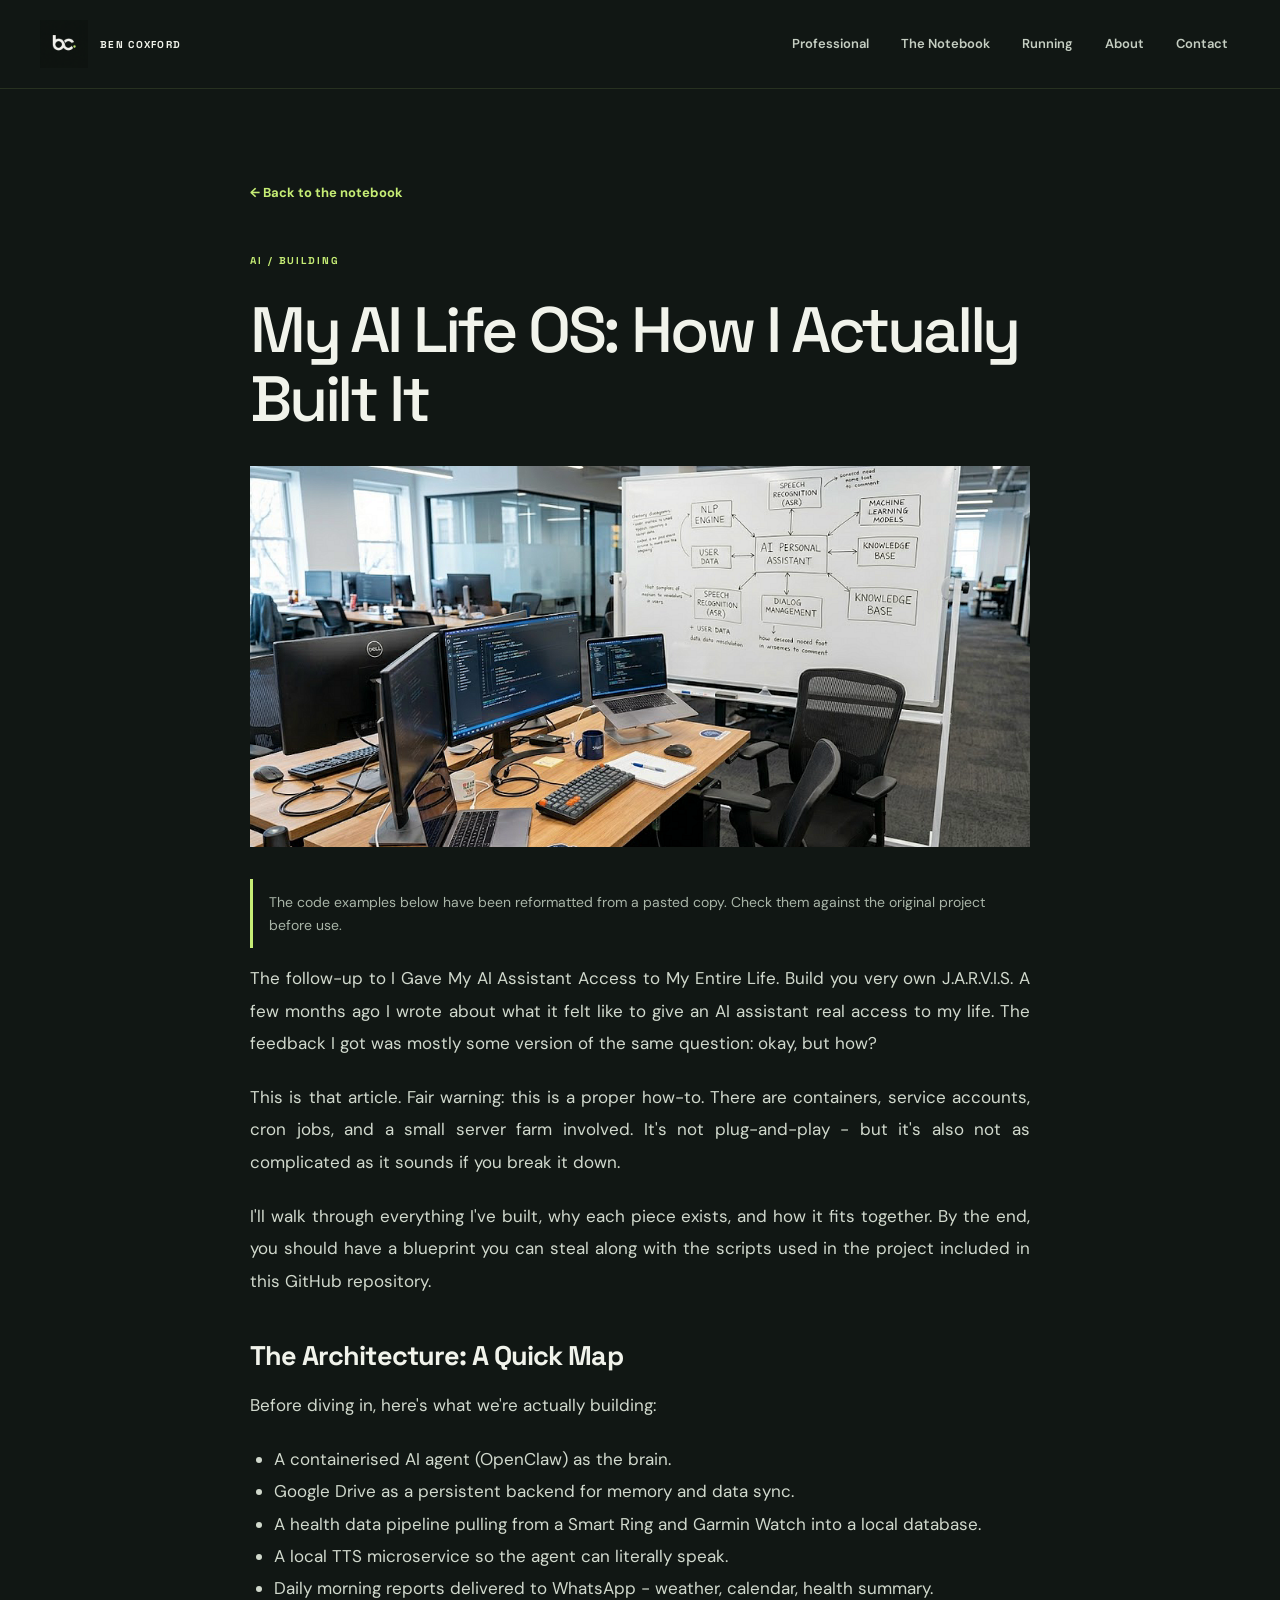
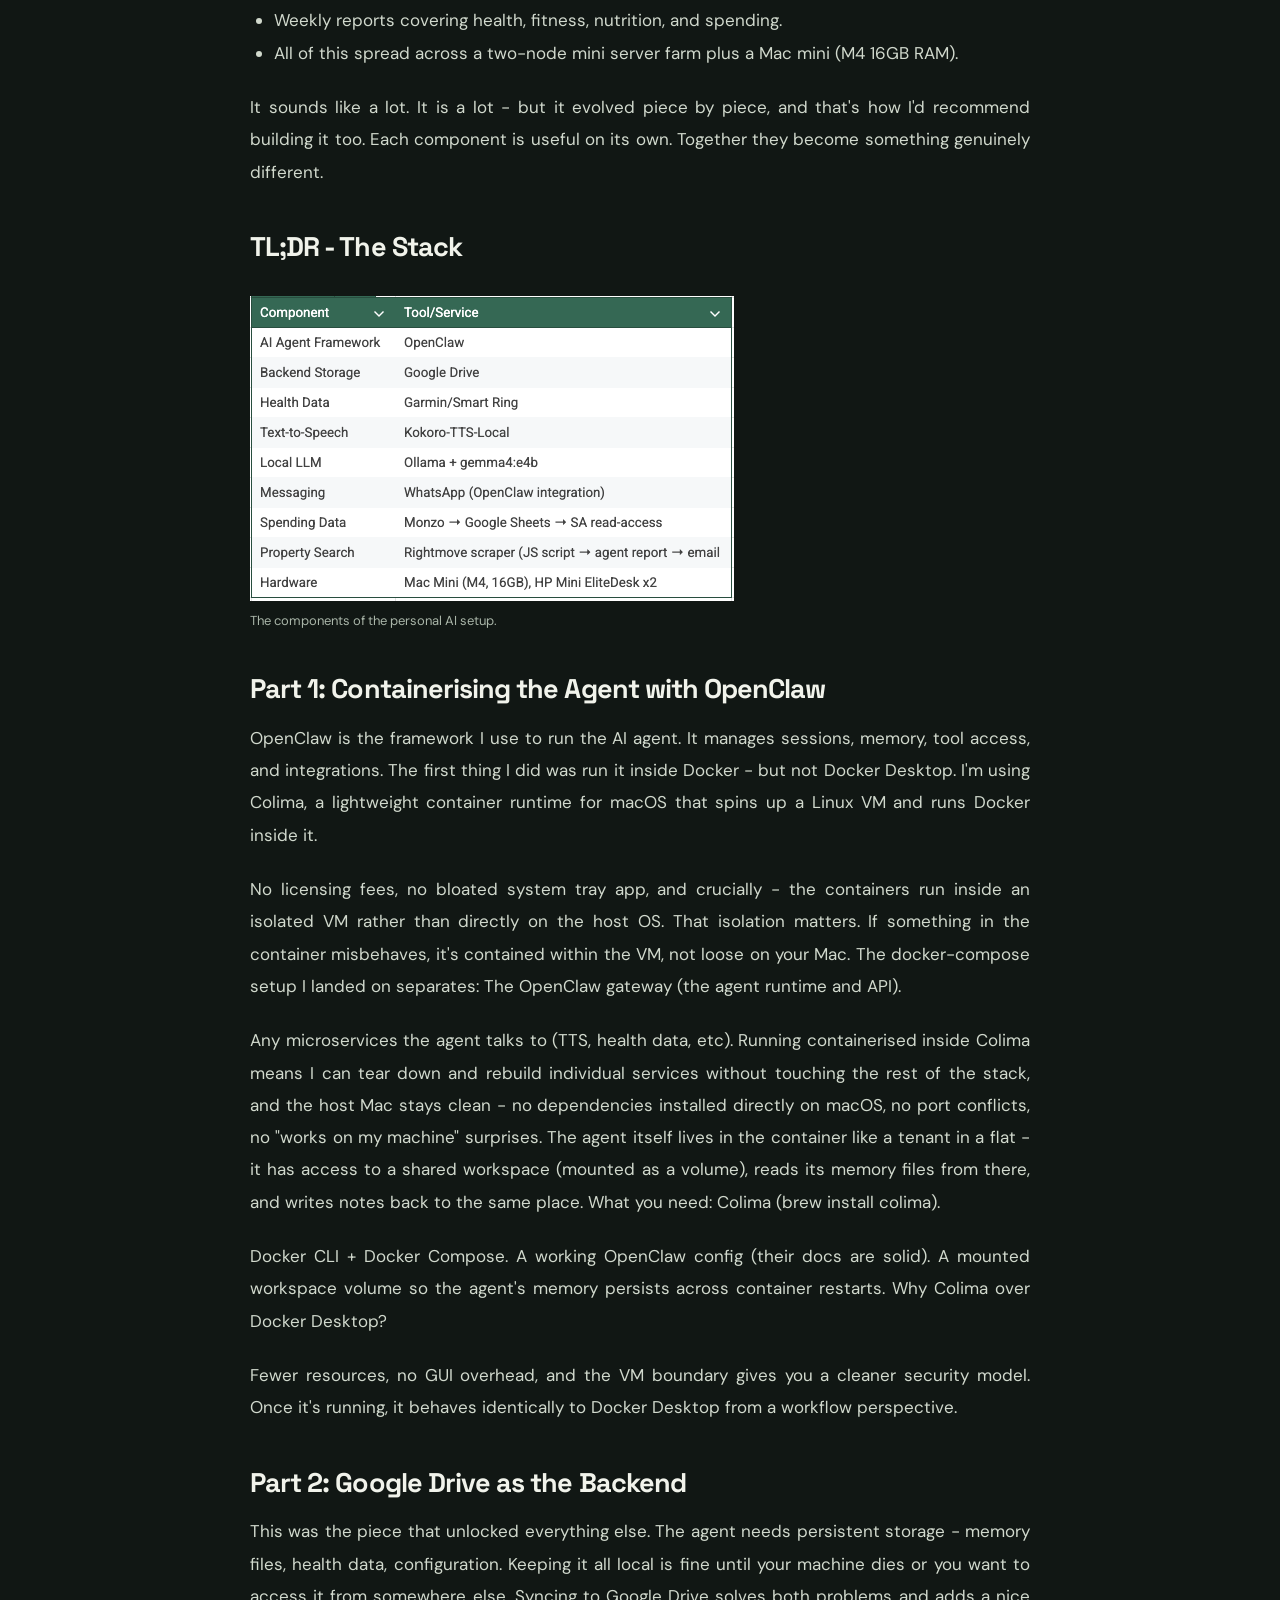
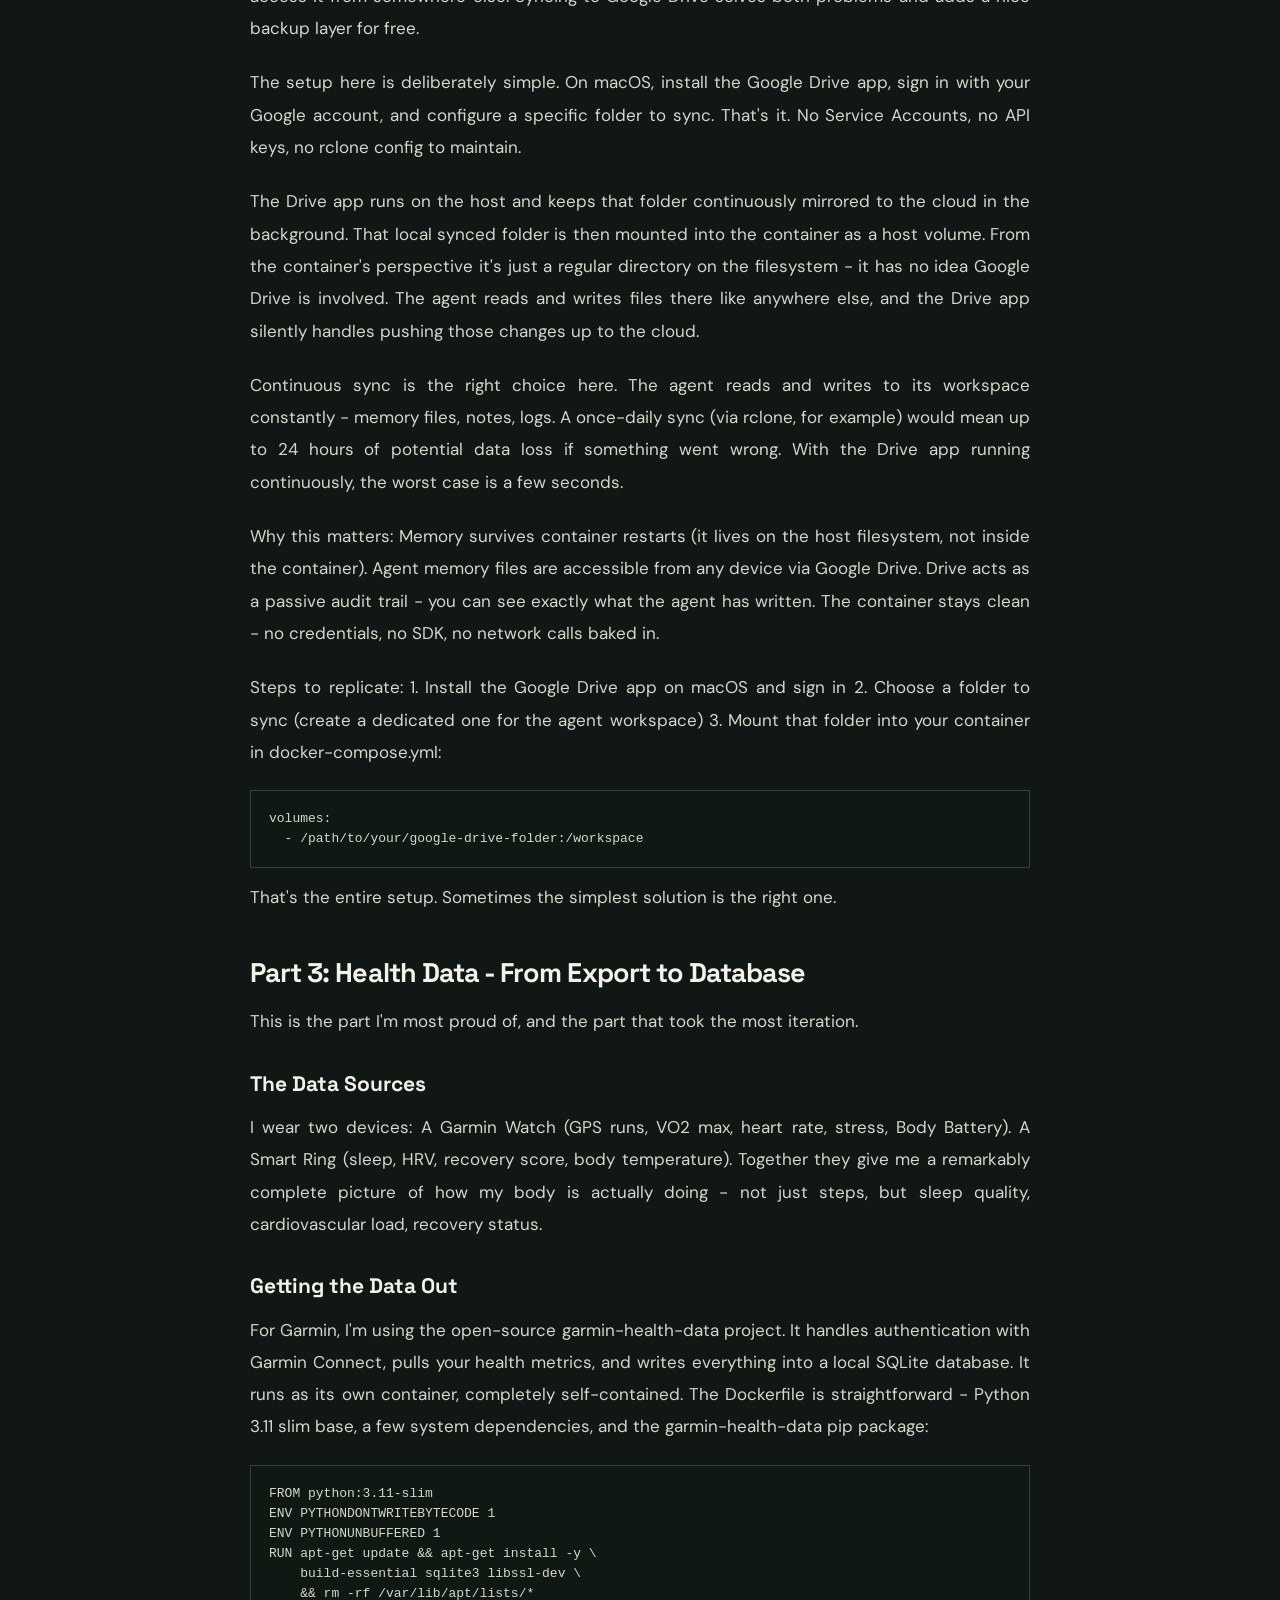
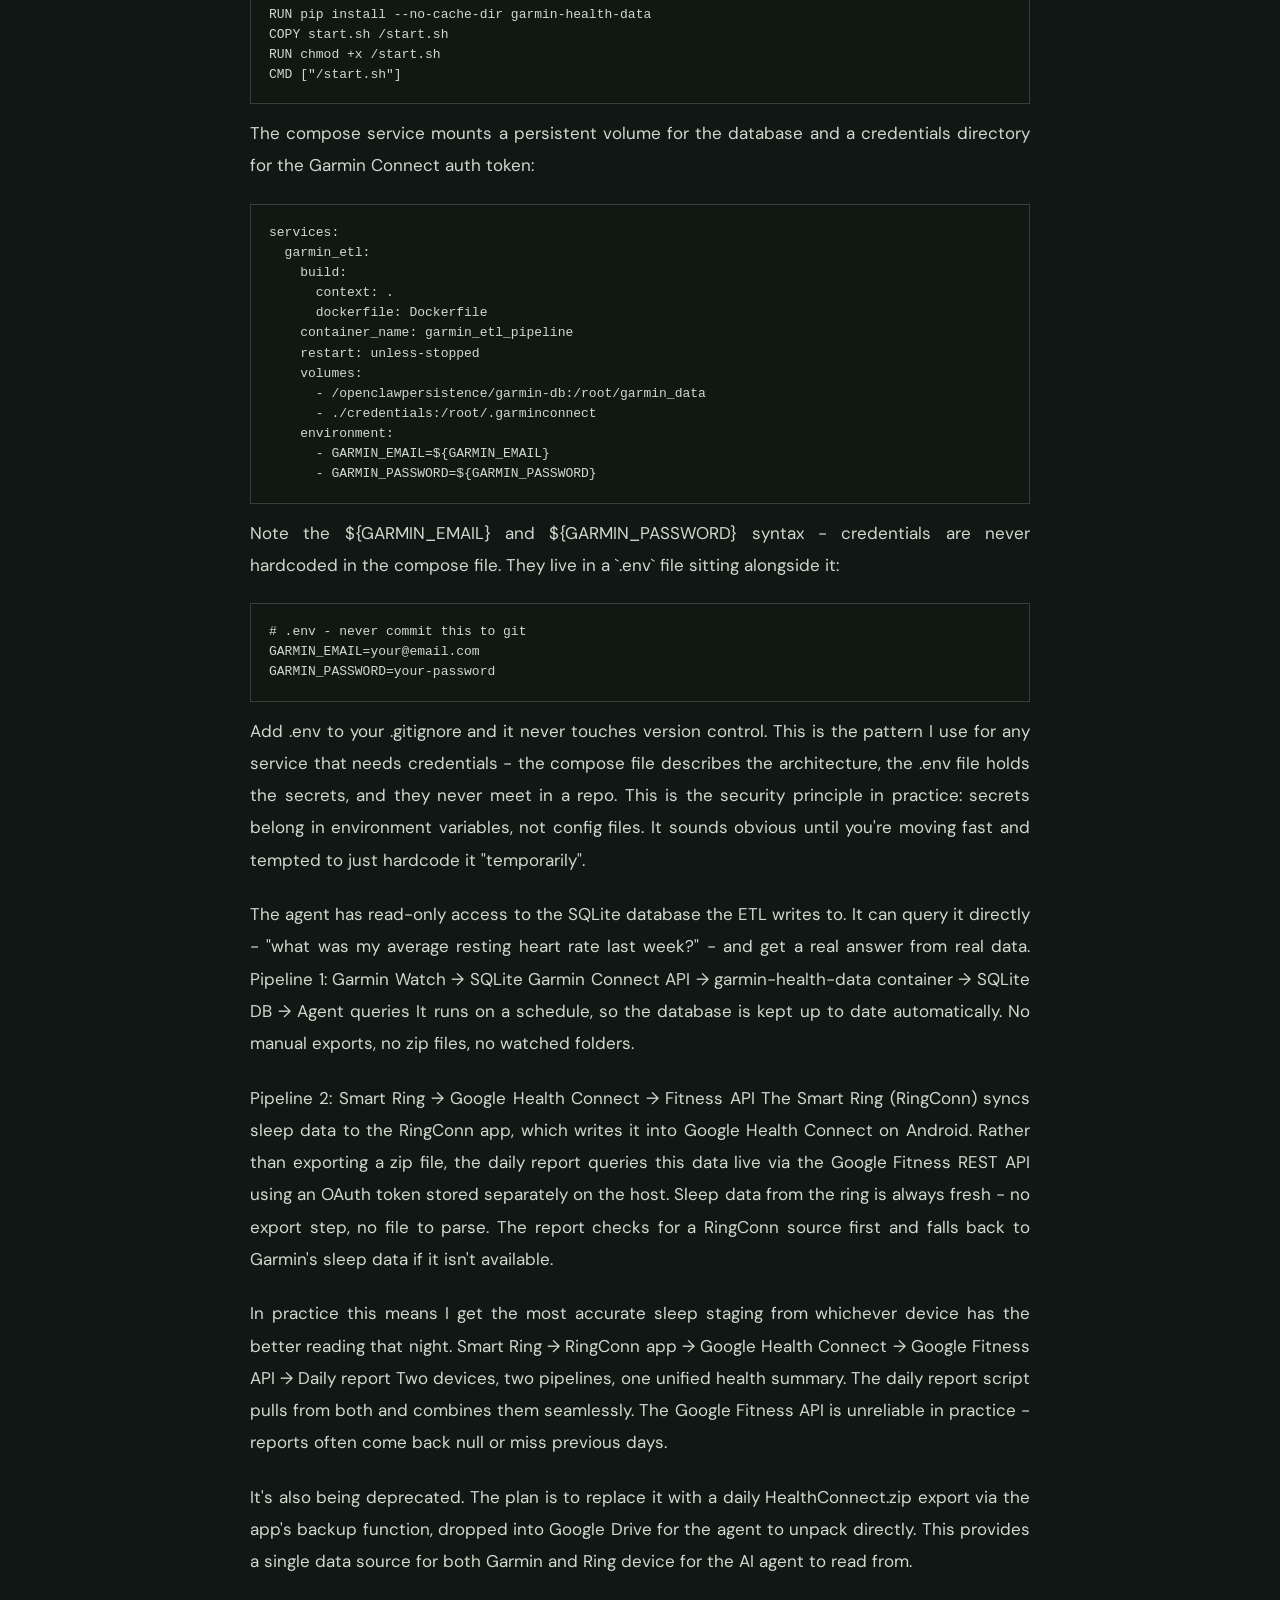
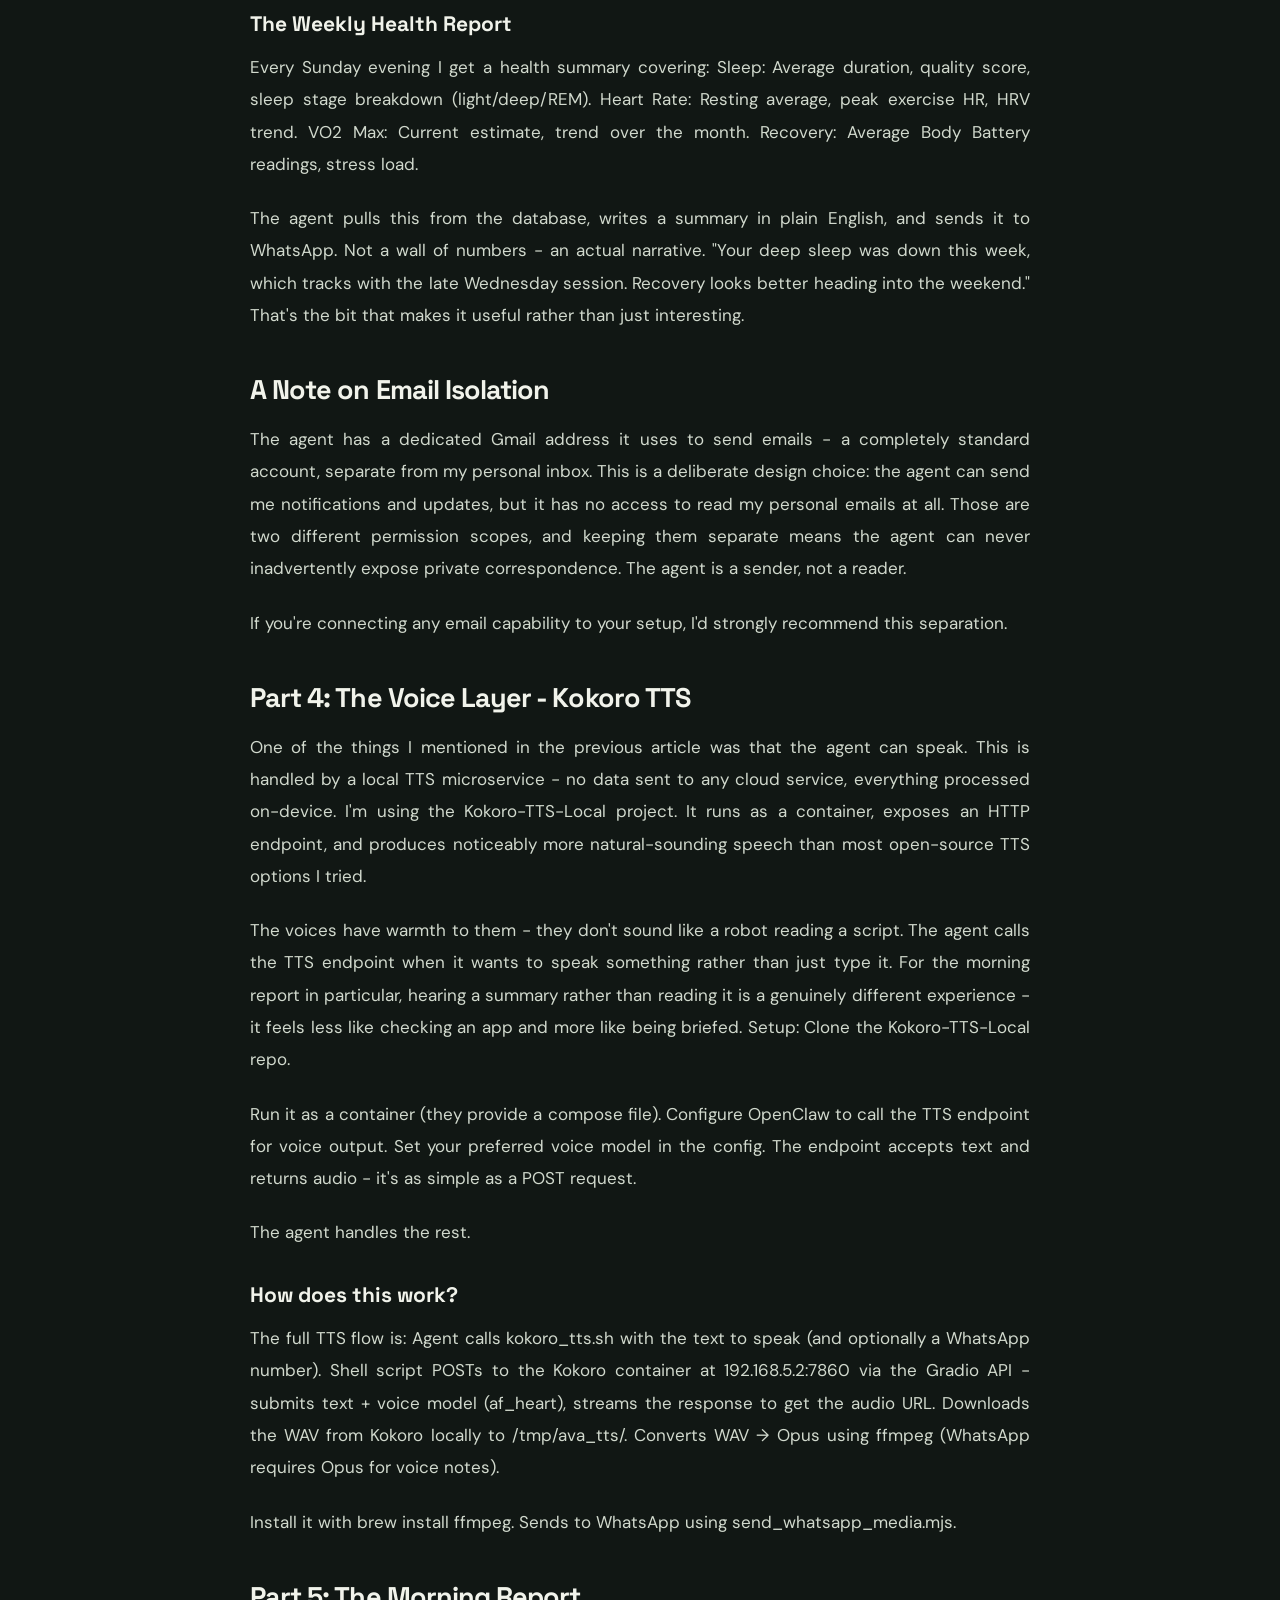
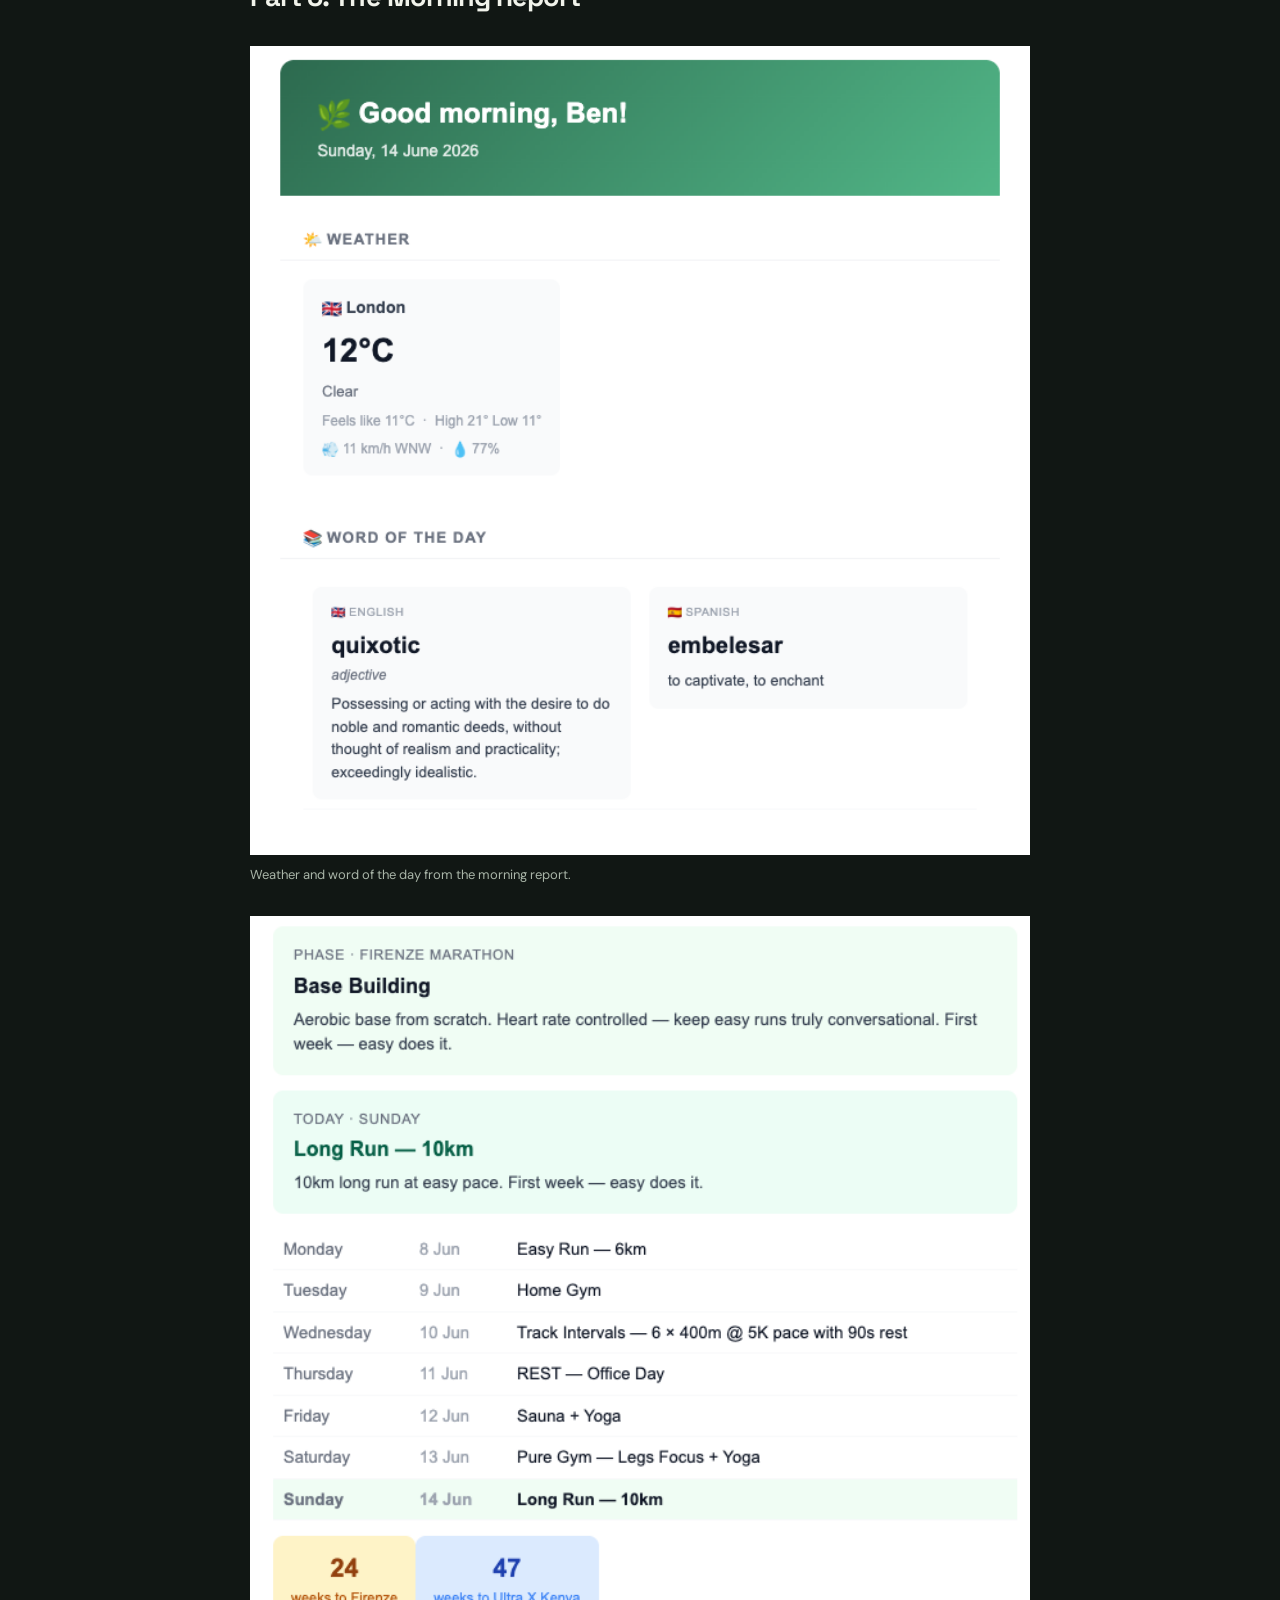
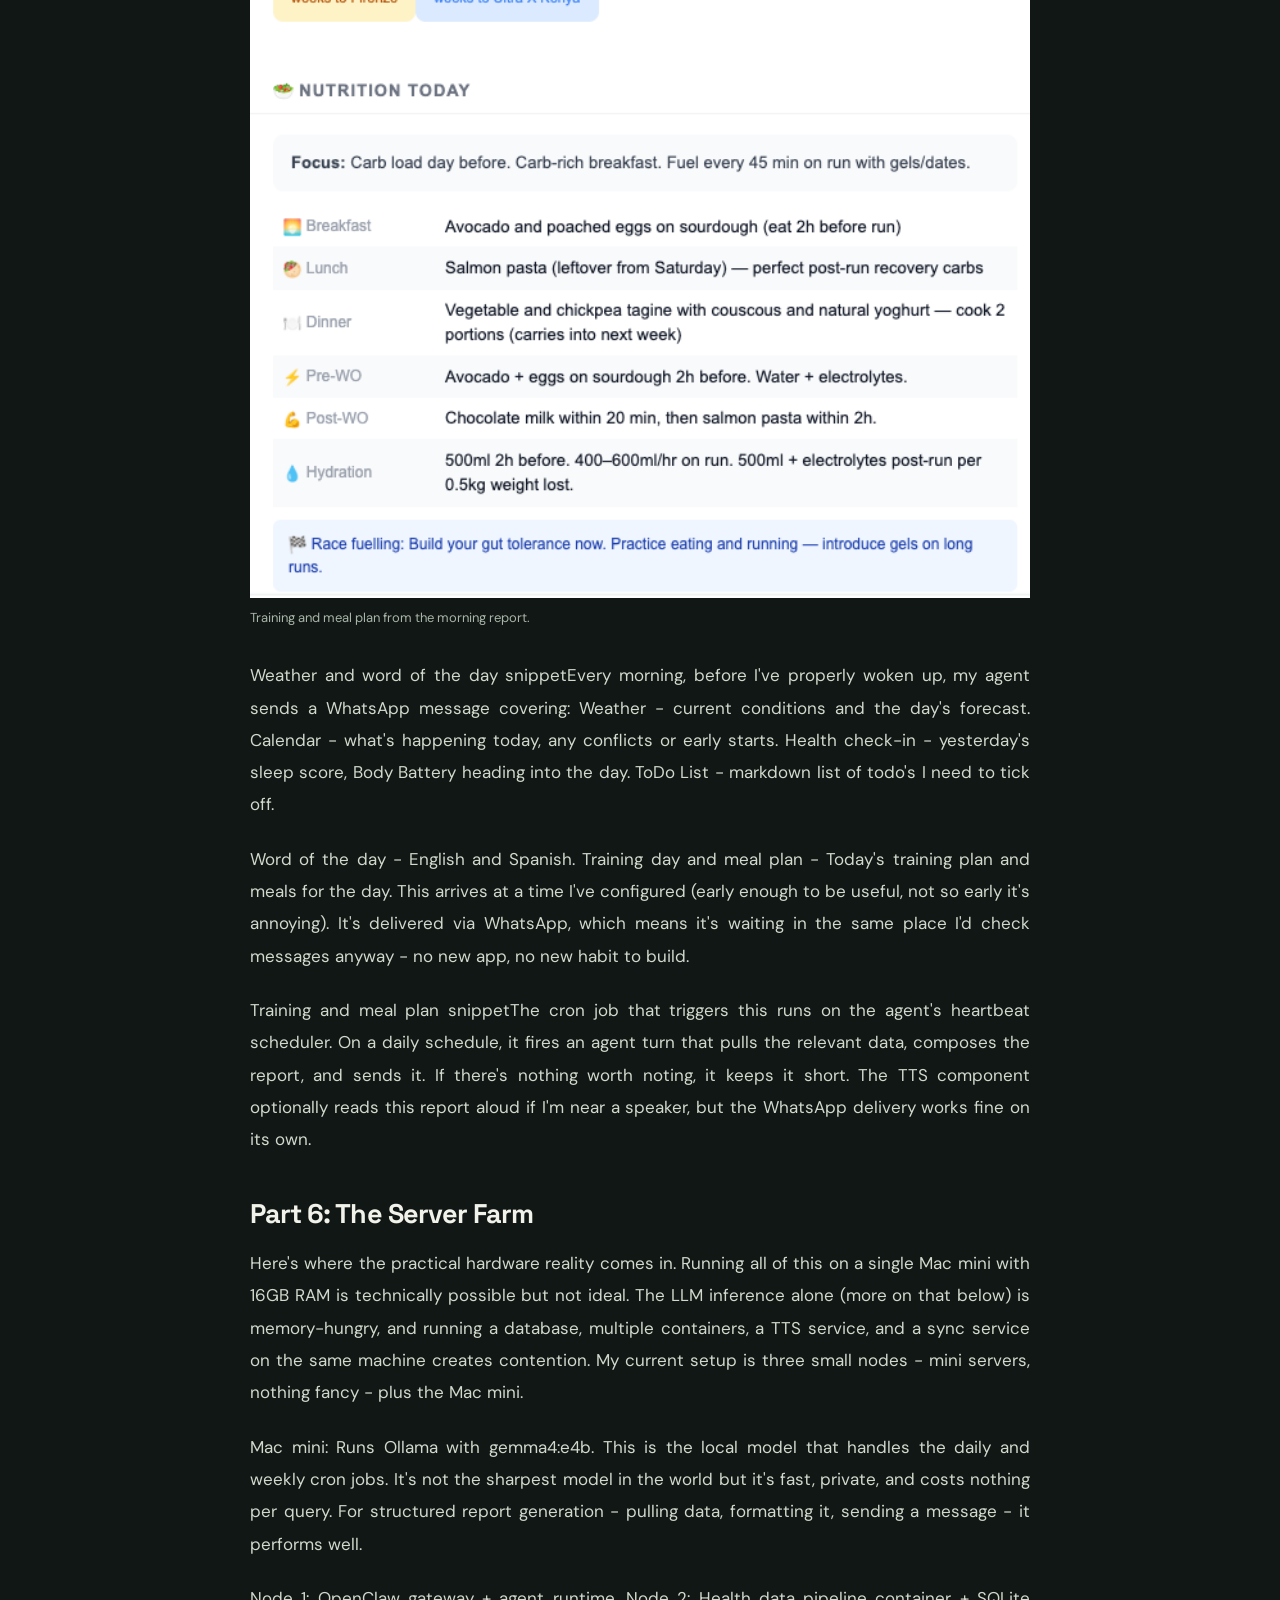
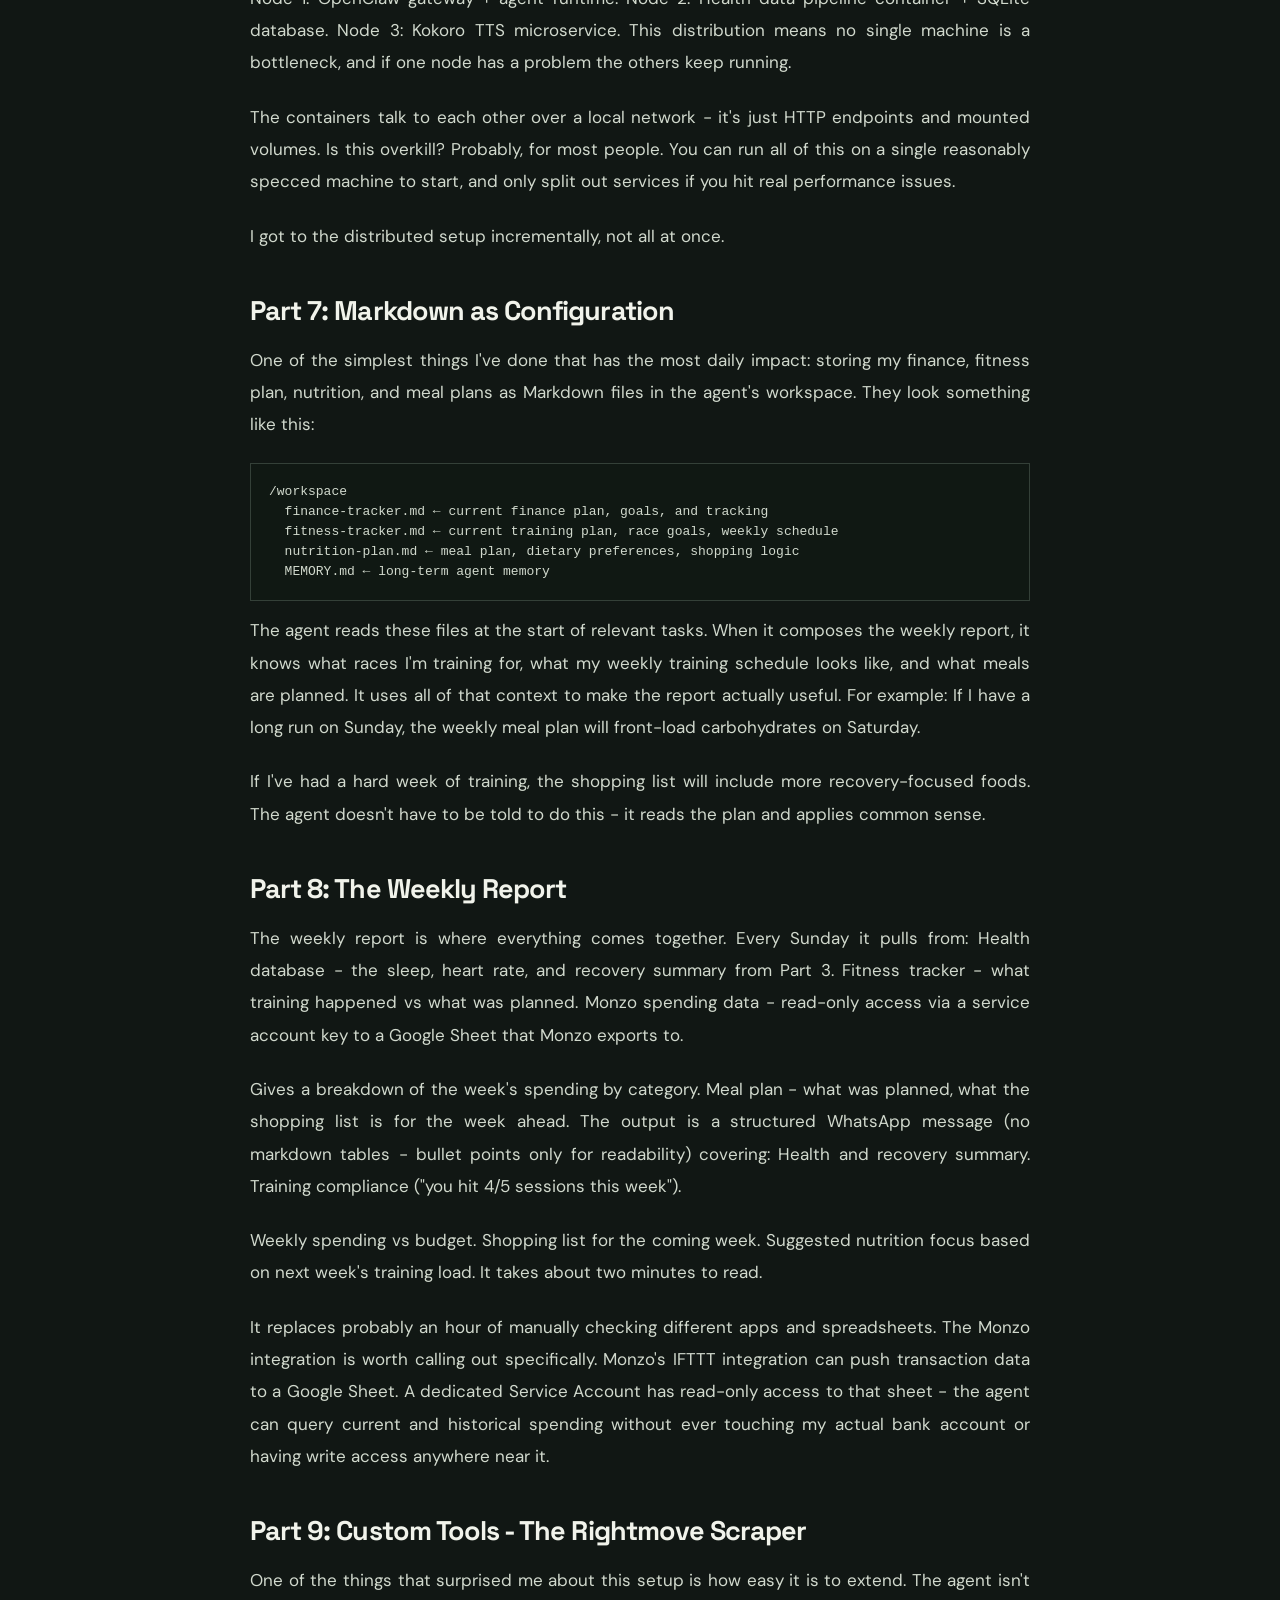
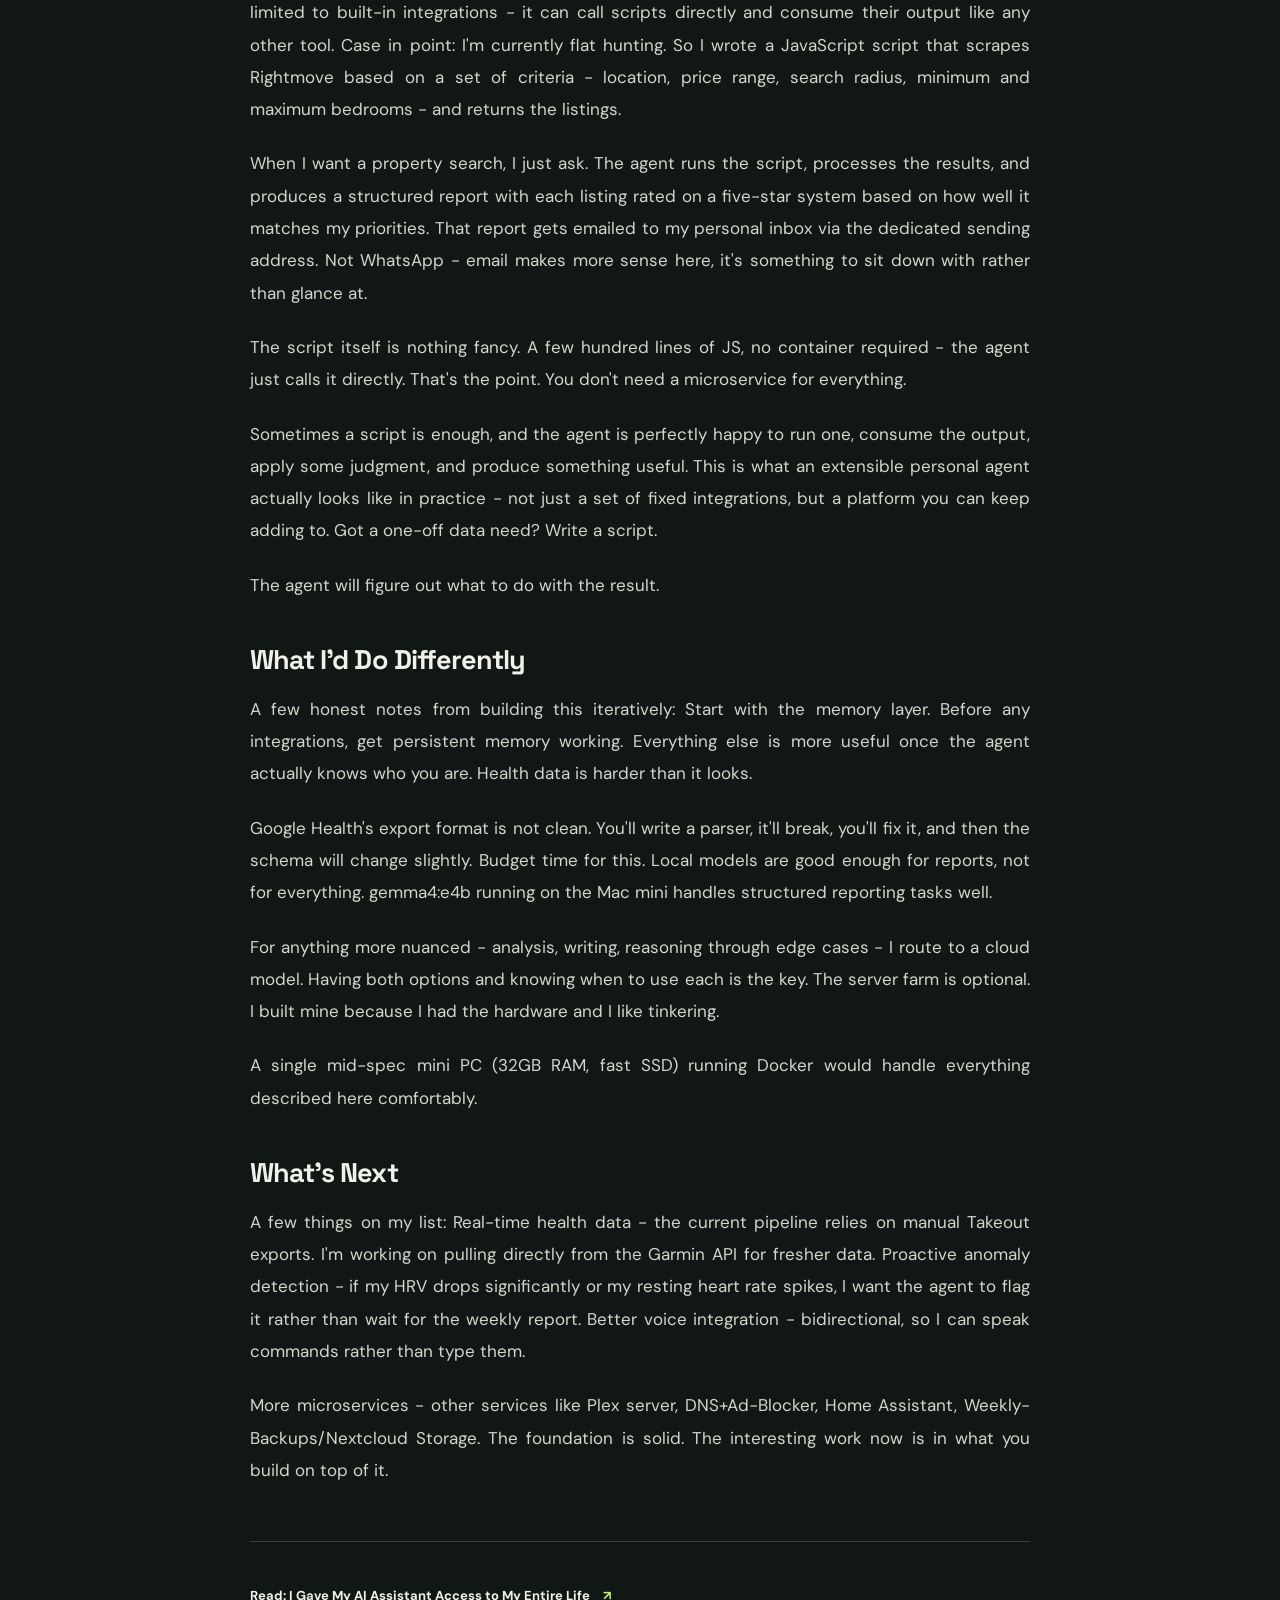
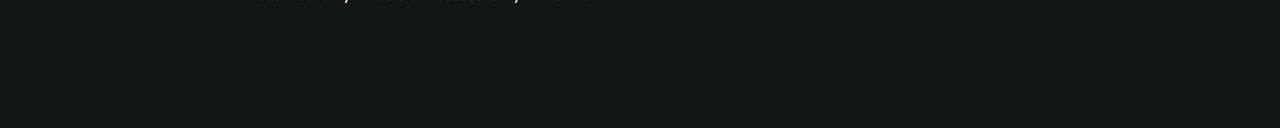
<file: articles/ai-life-os.html>
<!doctype html>
<html lang="en">
<head>
  <meta charset="utf-8">
  <meta name="viewport" content="width=device-width, initial-scale=1">
  <meta name="description" content="Ben Coxford explains how he built his personal AI assistant.">
  <title>My AI Life OS: How I Actually Built It | Ben Coxford</title>
  <link rel="icon" type="image/png" href="../assets/bc-logo.png">
  <link rel="stylesheet" href="../styles.css">
</head>
<body>
  <a class="skip-link" href="#main">Skip to content</a>
  <header class="site-header"><div class="container header-inner"><a class="brand" href="../index.html" aria-label="Ben Coxford, home"><img class="brand-logo" src="../assets/bc-logo.png" alt=""><span class="brand-name">BEN COXFORD</span></a><nav aria-label="Main navigation"><a href="../index.html#work">Professional</a><a href="../index.html#writing">The Notebook</a><a href="../running.html">Running</a><a href="../index.html#about">About</a><a href="../index.html#contact">Contact</a></nav></div></header>
  <main class="container article-page" id="main">
    <a class="article-back" href="../index.html#writing">← Back to the notebook</a>
    <p class="eyebrow">AI / BUILDING</p>
    <h1>My AI Life OS: How I Actually Built It</h1>
    <figure class="article-figure"><img src="../assets/articles/ai-life-os.png" alt="An engineering workspace with a diagram of an AI personal assistant on a whiteboard."></figure>
    <p class="article-note">The code examples below have been reformatted from a pasted copy. Check them against the original project before use.</p>
    <div class="article-body" id="article-content">
<p>The follow-up to I Gave My AI Assistant Access to My Entire Life. Build you very own J.A.R.V.I.S. A few months ago I wrote about what it felt like to give an AI assistant real access to my life. The feedback I got was mostly some version of the same question: okay, but how?</p>
<p>This is that article. Fair warning: this is a proper how-to. There are containers, service accounts, cron jobs, and a small server farm involved. It&#39;s not plug-and-play - but it&#39;s also not as complicated as it sounds if you break it down.</p>
<p>I&#39;ll walk through everything I&#39;ve built, why each piece exists, and how it fits together. By the end, you should have a blueprint you can steal along with the scripts used in the project included in this GitHub repository.</p>
<h2>The Architecture: A Quick Map</h2>
<p>Before diving in, here&#39;s what we&#39;re actually building:</p><ul><li>A containerised AI agent (OpenClaw) as the brain.</li><li>Google Drive as a persistent backend for memory and data sync.</li><li>A health data pipeline pulling from a Smart Ring and Garmin Watch into a local database.</li><li>A local TTS microservice so the agent can literally speak.</li><li>Daily morning reports delivered to WhatsApp - weather, calendar, health summary.</li><li>Weekly reports covering health, fitness, nutrition, and spending.</li><li>All of this spread across a two-node mini server farm plus a Mac mini (M4 16GB RAM).</li></ul><p>It sounds like a lot. It is a lot - but it evolved piece by piece, and that&#39;s how I&#39;d recommend building it too. Each component is useful on its own. Together they become something genuinely different.</p>
<h2>TL;DR - The Stack</h2>
<figure class="article-figure article-figure-stack"><img src="../assets/articles/stack.png" alt="Table summarizing the assistant's framework, storage, integrations, model, and hardware."><figcaption>The components of the personal AI setup.</figcaption></figure>
<h2>Part 1: Containerising the Agent with OpenClaw</h2>
<p>OpenClaw is the framework I use to run the AI agent. It manages sessions, memory, tool access, and integrations. The first thing I did was run it inside Docker - but not Docker Desktop. I&#39;m using Colima, a lightweight container runtime for macOS that spins up a Linux VM and runs Docker inside it.</p>
<p>No licensing fees, no bloated system tray app, and crucially - the containers run inside an isolated VM rather than directly on the host OS. That isolation matters. If something in the container misbehaves, it&#39;s contained within the VM, not loose on your Mac. The docker-compose setup I landed on separates: The OpenClaw gateway (the agent runtime and API).</p>
<p>Any microservices the agent talks to (TTS, health data, etc). Running containerised inside Colima means I can tear down and rebuild individual services without touching the rest of the stack, and the host Mac stays clean - no dependencies installed directly on macOS, no port conflicts, no &quot;works on my machine&quot; surprises. The agent itself lives in the container like a tenant in a flat - it has access to a shared workspace (mounted as a volume), reads its memory files from there, and writes notes back to the same place. What you need: Colima (brew install colima).</p>
<p>Docker CLI + Docker Compose. A working OpenClaw config (their docs are solid). A mounted workspace volume so the agent&#39;s memory persists across container restarts. Why Colima over Docker Desktop?</p>
<p>Fewer resources, no GUI overhead, and the VM boundary gives you a cleaner security model. Once it&#39;s running, it behaves identically to Docker Desktop from a workflow perspective.</p>
<h2>Part 2: Google Drive as the Backend</h2>
<p>This was the piece that unlocked everything else. The agent needs persistent storage - memory files, health data, configuration. Keeping it all local is fine until your machine dies or you want to access it from somewhere else. Syncing to Google Drive solves both problems and adds a nice backup layer for free.</p>
<p>The setup here is deliberately simple. On macOS, install the Google Drive app, sign in with your Google account, and configure a specific folder to sync. That&#39;s it. No Service Accounts, no API keys, no rclone config to maintain.</p>
<p>The Drive app runs on the host and keeps that folder continuously mirrored to the cloud in the background. That local synced folder is then mounted into the container as a host volume. From the container&#39;s perspective it&#39;s just a regular directory on the filesystem - it has no idea Google Drive is involved. The agent reads and writes files there like anywhere else, and the Drive app silently handles pushing those changes up to the cloud.</p>
<p>Continuous sync is the right choice here. The agent reads and writes to its workspace constantly - memory files, notes, logs. A once-daily sync (via rclone, for example) would mean up to 24 hours of potential data loss if something went wrong. With the Drive app running continuously, the worst case is a few seconds.</p>
<p>Why this matters: Memory survives container restarts (it lives on the host filesystem, not inside the container). Agent memory files are accessible from any device via Google Drive. Drive acts as a passive audit trail - you can see exactly what the agent has written. The container stays clean - no credentials, no SDK, no network calls baked in.</p>
<p>Steps to replicate: 1. Install the Google Drive app on macOS and sign in 2. Choose a folder to sync (create a dedicated one for the agent workspace) 3. Mount that folder into your container in docker-compose.yml:</p><pre><code>volumes:
  - /path/to/your/google-drive-folder:/workspace</code></pre><p>That&#39;s the entire setup. Sometimes the simplest solution is the right one.</p>
<h2>Part 3: Health Data - From Export to Database</h2>
<p>This is the part I&#39;m most proud of, and the part that took the most iteration.</p><h3>The Data Sources</h3><p>I wear two devices: A Garmin Watch (GPS runs, VO2 max, heart rate, stress, Body Battery). A Smart Ring (sleep, HRV, recovery score, body temperature). Together they give me a remarkably complete picture of how my body is actually doing - not just steps, but sleep quality, cardiovascular load, recovery status.</p><h3>Getting the Data Out</h3><p>For Garmin, I&#39;m using the open-source garmin-health-data project. It handles authentication with Garmin Connect, pulls your health metrics, and writes everything into a local SQLite database. It runs as its own container, completely self-contained. The Dockerfile is straightforward - Python 3.11 slim base, a few system dependencies, and the garmin-health-data pip package:</p><pre><code>FROM python:3.11-slim
ENV PYTHONDONTWRITEBYTECODE 1
ENV PYTHONUNBUFFERED 1
RUN apt-get update &amp;&amp; apt-get install -y \
    build-essential sqlite3 libssl-dev \
    &amp;&amp; rm -rf /var/lib/apt/lists/*
RUN pip install --no-cache-dir garmin-health-data
COPY start.sh /start.sh
RUN chmod +x /start.sh
CMD [&quot;/start.sh&quot;]</code></pre><p>The compose service mounts a persistent volume for the database and a credentials directory for the Garmin Connect auth token:</p><pre><code>services:
  garmin_etl:
    build:
      context: .
      dockerfile: Dockerfile
    container_name: garmin_etl_pipeline
    restart: unless-stopped
    volumes:
      - /openclawpersistence/garmin-db:/root/garmin_data
      - ./credentials:/root/.garminconnect
    environment:
      - GARMIN_EMAIL=${GARMIN_EMAIL}
      - GARMIN_PASSWORD=${GARMIN_PASSWORD}</code></pre><p>Note the ${GARMIN_EMAIL} and ${GARMIN_PASSWORD} syntax - credentials are never hardcoded in the compose file. They live in a `.env` file sitting alongside it:</p><pre><code># .env - never commit this to git
GARMIN_EMAIL=your@email.com
GARMIN_PASSWORD=your-password</code></pre><p>Add .env to your .gitignore and it never touches version control. This is the pattern I use for any service that needs credentials - the compose file describes the architecture, the .env file holds the secrets, and they never meet in a repo. This is the security principle in practice: secrets belong in environment variables, not config files. It sounds obvious until you&#39;re moving fast and tempted to just hardcode it &quot;temporarily&quot;.</p>
<p>The agent has read-only access to the SQLite database the ETL writes to. It can query it directly - &quot;what was my average resting heart rate last week?&quot; - and get a real answer from real data. Pipeline 1: Garmin Watch → SQLite Garmin Connect API → garmin-health-data container → SQLite DB → Agent queries It runs on a schedule, so the database is kept up to date automatically. No manual exports, no zip files, no watched folders.</p>
<p>Pipeline 2: Smart Ring → Google Health Connect → Fitness API The Smart Ring (RingConn) syncs sleep data to the RingConn app, which writes it into Google Health Connect on Android. Rather than exporting a zip file, the daily report queries this data live via the Google Fitness REST API using an OAuth token stored separately on the host. Sleep data from the ring is always fresh - no export step, no file to parse. The report checks for a RingConn source first and falls back to Garmin&#39;s sleep data if it isn&#39;t available.</p>
<p>In practice this means I get the most accurate sleep staging from whichever device has the better reading that night. Smart Ring → RingConn app → Google Health Connect → Google Fitness API → Daily report Two devices, two pipelines, one unified health summary. The daily report script pulls from both and combines them seamlessly. The Google Fitness API is unreliable in practice - reports often come back null or miss previous days.</p>
<p>It&#39;s also being deprecated. The plan is to replace it with a daily HealthConnect.zip export via the app&#39;s backup function, dropped into Google Drive for the agent to unpack directly. This provides a single data source for both Garmin and Ring device for the AI agent to read from.</p><h3>The Weekly Health Report</h3><p>Every Sunday evening I get a health summary covering: Sleep: Average duration, quality score, sleep stage breakdown (light/deep/REM). Heart Rate: Resting average, peak exercise HR, HRV trend. VO2 Max: Current estimate, trend over the month. Recovery: Average Body Battery readings, stress load.</p>
<p>The agent pulls this from the database, writes a summary in plain English, and sends it to WhatsApp. Not a wall of numbers - an actual narrative. &quot;Your deep sleep was down this week, which tracks with the late Wednesday session. Recovery looks better heading into the weekend.&quot; That&#39;s the bit that makes it useful rather than just interesting.</p>
<h2>A Note on Email Isolation</h2>
<p>The agent has a dedicated Gmail address it uses to send emails - a completely standard account, separate from my personal inbox. This is a deliberate design choice: the agent can send me notifications and updates, but it has no access to read my personal emails at all. Those are two different permission scopes, and keeping them separate means the agent can never inadvertently expose private correspondence. The agent is a sender, not a reader.</p>
<p>If you&#39;re connecting any email capability to your setup, I&#39;d strongly recommend this separation.</p>
<h2>Part 4: The Voice Layer - Kokoro TTS</h2>
<p>One of the things I mentioned in the previous article was that the agent can speak. This is handled by a local TTS microservice - no data sent to any cloud service, everything processed on-device. I&#39;m using the Kokoro-TTS-Local project. It runs as a container, exposes an HTTP endpoint, and produces noticeably more natural-sounding speech than most open-source TTS options I tried.</p>
<p>The voices have warmth to them - they don&#39;t sound like a robot reading a script. The agent calls the TTS endpoint when it wants to speak something rather than just type it. For the morning report in particular, hearing a summary rather than reading it is a genuinely different experience - it feels less like checking an app and more like being briefed. Setup: Clone the Kokoro-TTS-Local repo.</p>
<p>Run it as a container (they provide a compose file). Configure OpenClaw to call the TTS endpoint for voice output. Set your preferred voice model in the config. The endpoint accepts text and returns audio - it&#39;s as simple as a POST request.</p>
<p>The agent handles the rest.</p><h3>How does this work?</h3><p>The full TTS flow is: Agent calls kokoro_tts.sh with the text to speak (and optionally a WhatsApp number). Shell script POSTs to the Kokoro container at 192.168.5.2:7860 via the Gradio API - submits text + voice model (af_heart), streams the response to get the audio URL. Downloads the WAV from Kokoro locally to /tmp/ava_tts/. Converts WAV → Opus using ffmpeg (WhatsApp requires Opus for voice notes).</p>
<p>Install it with brew install ffmpeg. Sends to WhatsApp using send_whatsapp_media.mjs.</p>
<h2>Part 5: The Morning Report</h2>
<figure class="article-figure"><img src="../assets/articles/morning-report.png" alt="A sample morning report showing weather and words of the day."><figcaption>Weather and word of the day from the morning report.</figcaption></figure>
<figure class="article-figure"><img src="../assets/articles/training-plan.png" alt="A sample training schedule and nutrition plan from the morning report."><figcaption>Training and meal plan from the morning report.</figcaption></figure>
<p>Weather and word of the day snippetEvery morning, before I&#39;ve properly woken up, my agent sends a WhatsApp message covering: Weather - current conditions and the day&#39;s forecast. Calendar - what&#39;s happening today, any conflicts or early starts. Health check-in - yesterday&#39;s sleep score, Body Battery heading into the day. ToDo List - markdown list of todo&#39;s I need to tick off.</p>
<p>Word of the day - English and Spanish. Training day and meal plan - Today&#39;s training plan and meals for the day. This arrives at a time I&#39;ve configured (early enough to be useful, not so early it&#39;s annoying). It&#39;s delivered via WhatsApp, which means it&#39;s waiting in the same place I&#39;d check messages anyway - no new app, no new habit to build.</p>
<p>Training and meal plan snippetThe cron job that triggers this runs on the agent&#39;s heartbeat scheduler. On a daily schedule, it fires an agent turn that pulls the relevant data, composes the report, and sends it. If there&#39;s nothing worth noting, it keeps it short. The TTS component optionally reads this report aloud if I&#39;m near a speaker, but the WhatsApp delivery works fine on its own.</p>
<h2>Part 6: The Server Farm</h2>
<p>Here&#39;s where the practical hardware reality comes in. Running all of this on a single Mac mini with 16GB RAM is technically possible but not ideal. The LLM inference alone (more on that below) is memory-hungry, and running a database, multiple containers, a TTS service, and a sync service on the same machine creates contention. My current setup is three small nodes - mini servers, nothing fancy - plus the Mac mini.</p>
<p>Mac mini: Runs Ollama with gemma4:e4b. This is the local model that handles the daily and weekly cron jobs. It&#39;s not the sharpest model in the world but it&#39;s fast, private, and costs nothing per query. For structured report generation - pulling data, formatting it, sending a message - it performs well.</p>
<p>Node 1: OpenClaw gateway + agent runtime. Node 2: Health data pipeline container + SQLite database. Node 3: Kokoro TTS microservice. This distribution means no single machine is a bottleneck, and if one node has a problem the others keep running.</p>
<p>The containers talk to each other over a local network - it&#39;s just HTTP endpoints and mounted volumes. Is this overkill? Probably, for most people. You can run all of this on a single reasonably specced machine to start, and only split out services if you hit real performance issues.</p>
<p>I got to the distributed setup incrementally, not all at once.</p>
<h2>Part 7: Markdown as Configuration</h2>
<p>One of the simplest things I&#39;ve done that has the most daily impact: storing my finance, fitness plan, nutrition, and meal plans as Markdown files in the agent&#39;s workspace. They look something like this:</p><pre><code>/workspace
  finance-tracker.md ← current finance plan, goals, and tracking
  fitness-tracker.md ← current training plan, race goals, weekly schedule
  nutrition-plan.md ← meal plan, dietary preferences, shopping logic
  MEMORY.md ← long-term agent memory</code></pre><p>The agent reads these files at the start of relevant tasks. When it composes the weekly report, it knows what races I&#39;m training for, what my weekly training schedule looks like, and what meals are planned. It uses all of that context to make the report actually useful. For example: If I have a long run on Sunday, the weekly meal plan will front-load carbohydrates on Saturday.</p>
<p>If I&#39;ve had a hard week of training, the shopping list will include more recovery-focused foods. The agent doesn&#39;t have to be told to do this - it reads the plan and applies common sense.</p>
<h2>Part 8: The Weekly Report</h2>
<p>The weekly report is where everything comes together. Every Sunday it pulls from: Health database - the sleep, heart rate, and recovery summary from Part 3. Fitness tracker - what training happened vs what was planned. Monzo spending data - read-only access via a service account key to a Google Sheet that Monzo exports to.</p>
<p>Gives a breakdown of the week&#39;s spending by category. Meal plan - what was planned, what the shopping list is for the week ahead. The output is a structured WhatsApp message (no markdown tables - bullet points only for readability) covering: Health and recovery summary. Training compliance (&quot;you hit 4/5 sessions this week&quot;).</p>
<p>Weekly spending vs budget. Shopping list for the coming week. Suggested nutrition focus based on next week&#39;s training load. It takes about two minutes to read.</p>
<p>It replaces probably an hour of manually checking different apps and spreadsheets. The Monzo integration is worth calling out specifically. Monzo&#39;s IFTTT integration can push transaction data to a Google Sheet. A dedicated Service Account has read-only access to that sheet - the agent can query current and historical spending without ever touching my actual bank account or having write access anywhere near it.</p>
<h2>Part 9: Custom Tools - The Rightmove Scraper</h2>
<p>One of the things that surprised me about this setup is how easy it is to extend. The agent isn&#39;t limited to built-in integrations - it can call scripts directly and consume their output like any other tool. Case in point: I&#39;m currently flat hunting. So I wrote a JavaScript script that scrapes Rightmove based on a set of criteria - location, price range, search radius, minimum and maximum bedrooms - and returns the listings.</p>
<p>When I want a property search, I just ask. The agent runs the script, processes the results, and produces a structured report with each listing rated on a five-star system based on how well it matches my priorities. That report gets emailed to my personal inbox via the dedicated sending address. Not WhatsApp - email makes more sense here, it&#39;s something to sit down with rather than glance at.</p>
<p>The script itself is nothing fancy. A few hundred lines of JS, no container required - the agent just calls it directly. That&#39;s the point. You don&#39;t need a microservice for everything.</p>
<p>Sometimes a script is enough, and the agent is perfectly happy to run one, consume the output, apply some judgment, and produce something useful. This is what an extensible personal agent actually looks like in practice - not just a set of fixed integrations, but a platform you can keep adding to. Got a one-off data need? Write a script.</p>
<p>The agent will figure out what to do with the result.</p>
<h2>What I&#39;d Do Differently</h2>
<p>A few honest notes from building this iteratively: Start with the memory layer. Before any integrations, get persistent memory working. Everything else is more useful once the agent actually knows who you are. Health data is harder than it looks.</p>
<p>Google Health&#39;s export format is not clean. You&#39;ll write a parser, it&#39;ll break, you&#39;ll fix it, and then the schema will change slightly. Budget time for this. Local models are good enough for reports, not for everything. gemma4:e4b running on the Mac mini handles structured reporting tasks well.</p>
<p>For anything more nuanced - analysis, writing, reasoning through edge cases - I route to a cloud model. Having both options and knowing when to use each is the key. The server farm is optional. I built mine because I had the hardware and I like tinkering.</p>
<p>A single mid-spec mini PC (32GB RAM, fast SSD) running Docker would handle everything described here comfortably.</p>
<h2>What&#39;s Next</h2>
<p>A few things on my list: Real-time health data - the current pipeline relies on manual Takeout exports. I&#39;m working on pulling directly from the Garmin API for fresher data. Proactive anomaly detection - if my HRV drops significantly or my resting heart rate spikes, I want the agent to flag it rather than wait for the weekly report. Better voice integration - bidirectional, so I can speak commands rather than type them.</p>
<p>More microservices - other services like Plex server, DNS+Ad-Blocker, Home Assistant, Weekly-Backups/Nextcloud Storage. The foundation is solid. The interesting work now is in what you build on top of it.</p>
</div>
    <div class="article-end"><a class="inline-link" href="ai-assistant.html">Read: I Gave My AI Assistant Access to My Entire Life <span aria-hidden="true">↗</span></a></div>
  </main>
</body>
</html>
</file>
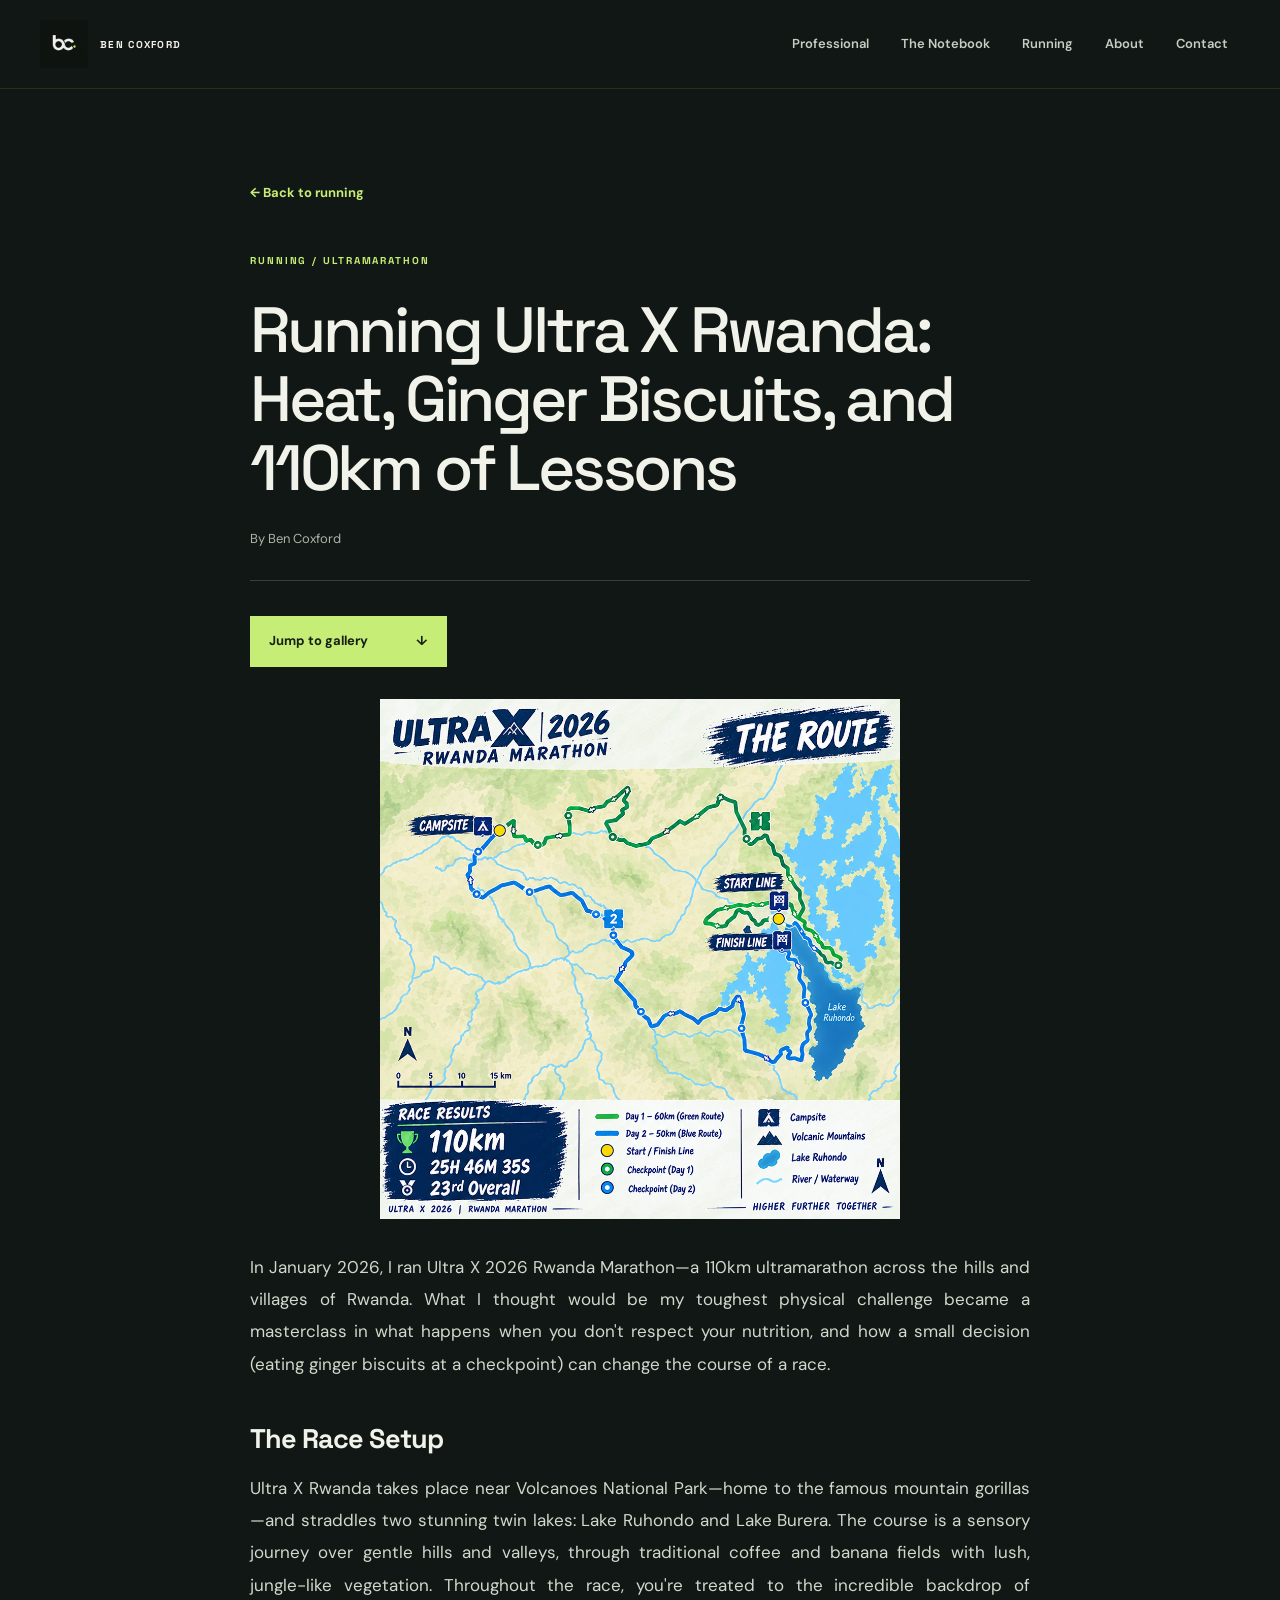
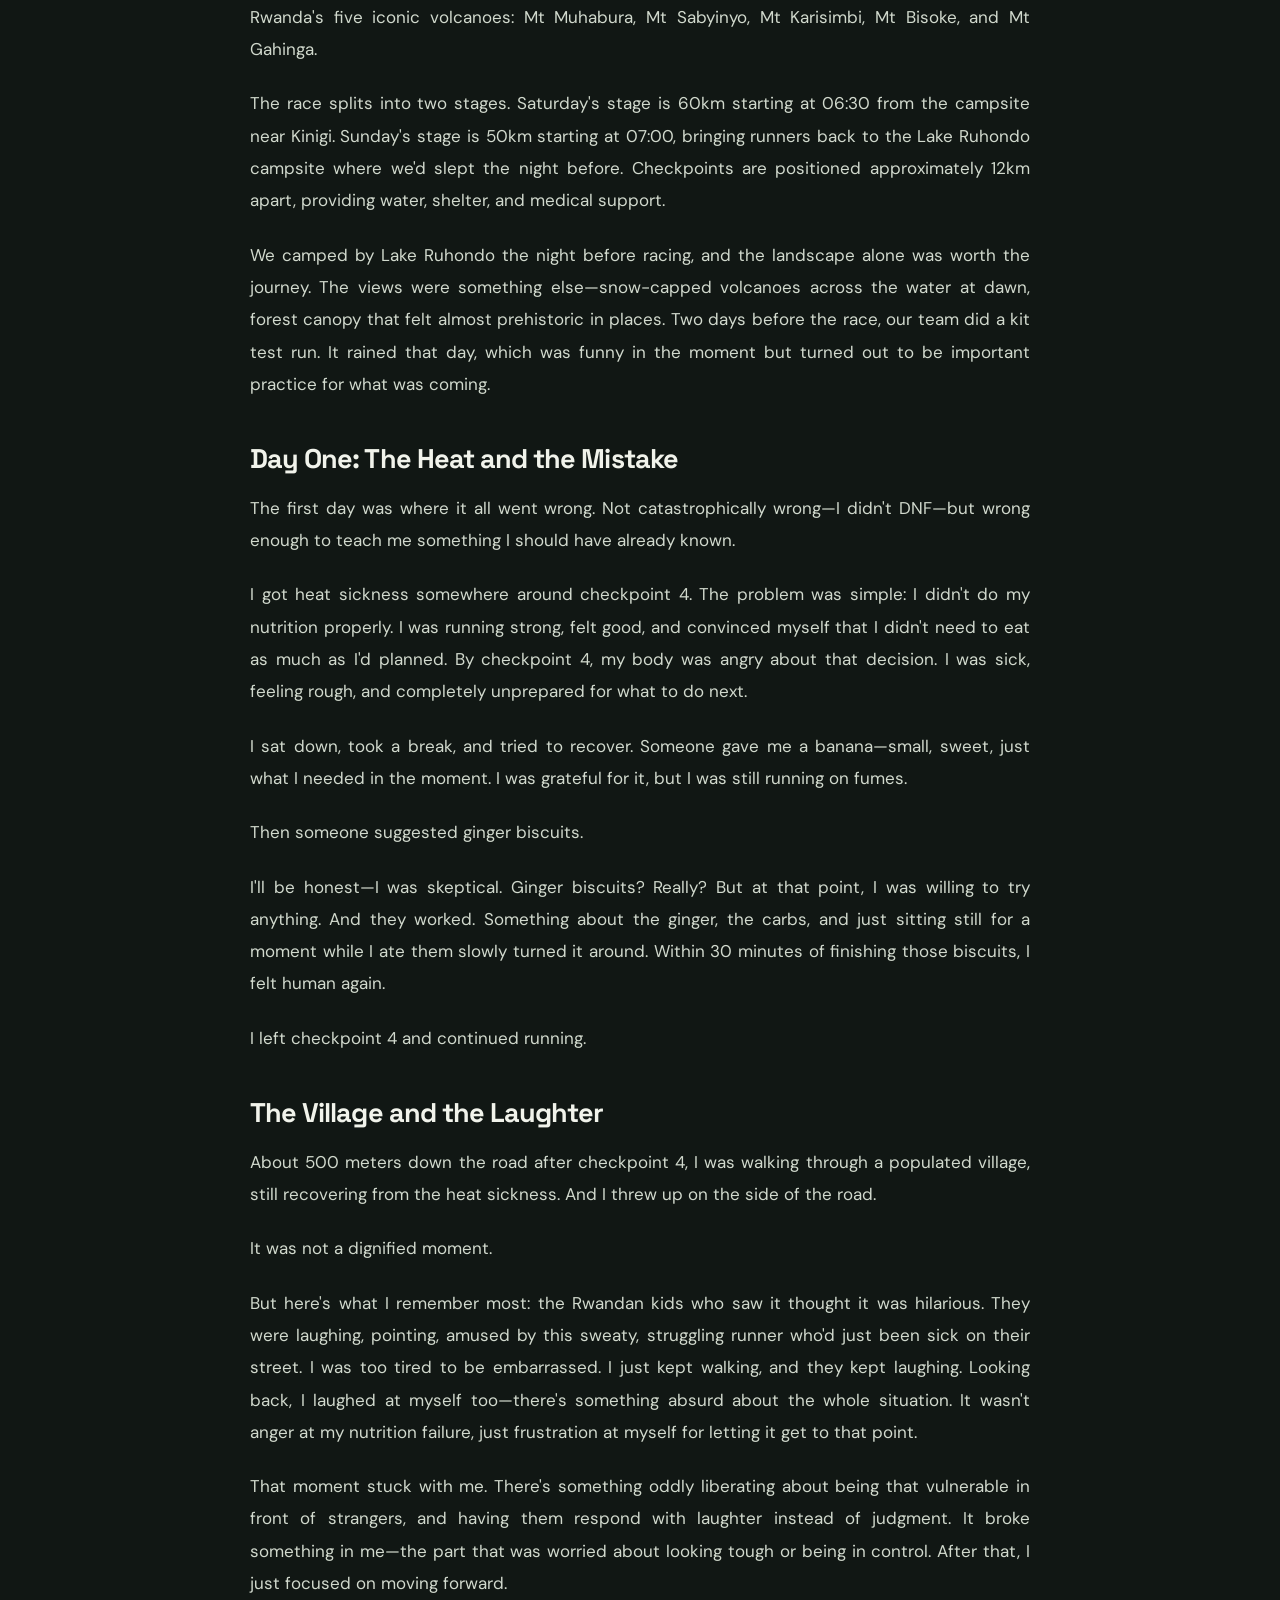
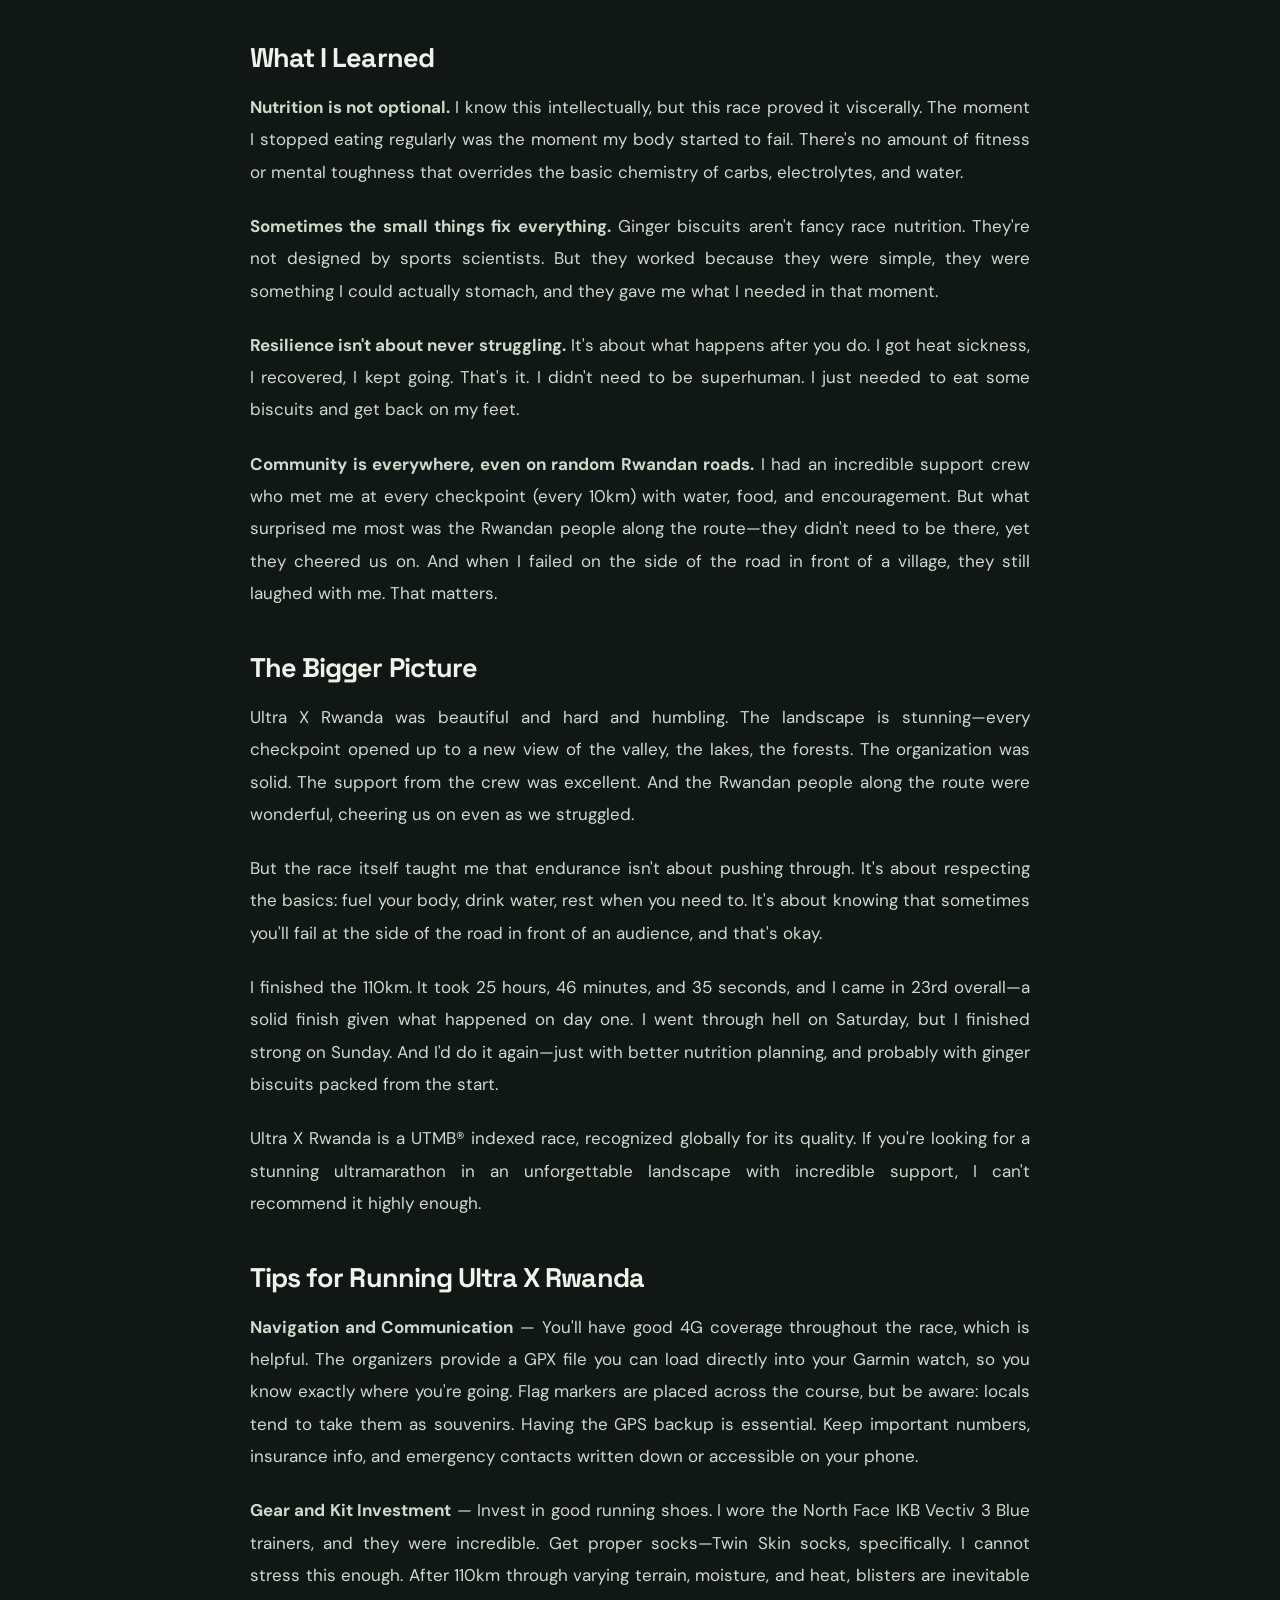
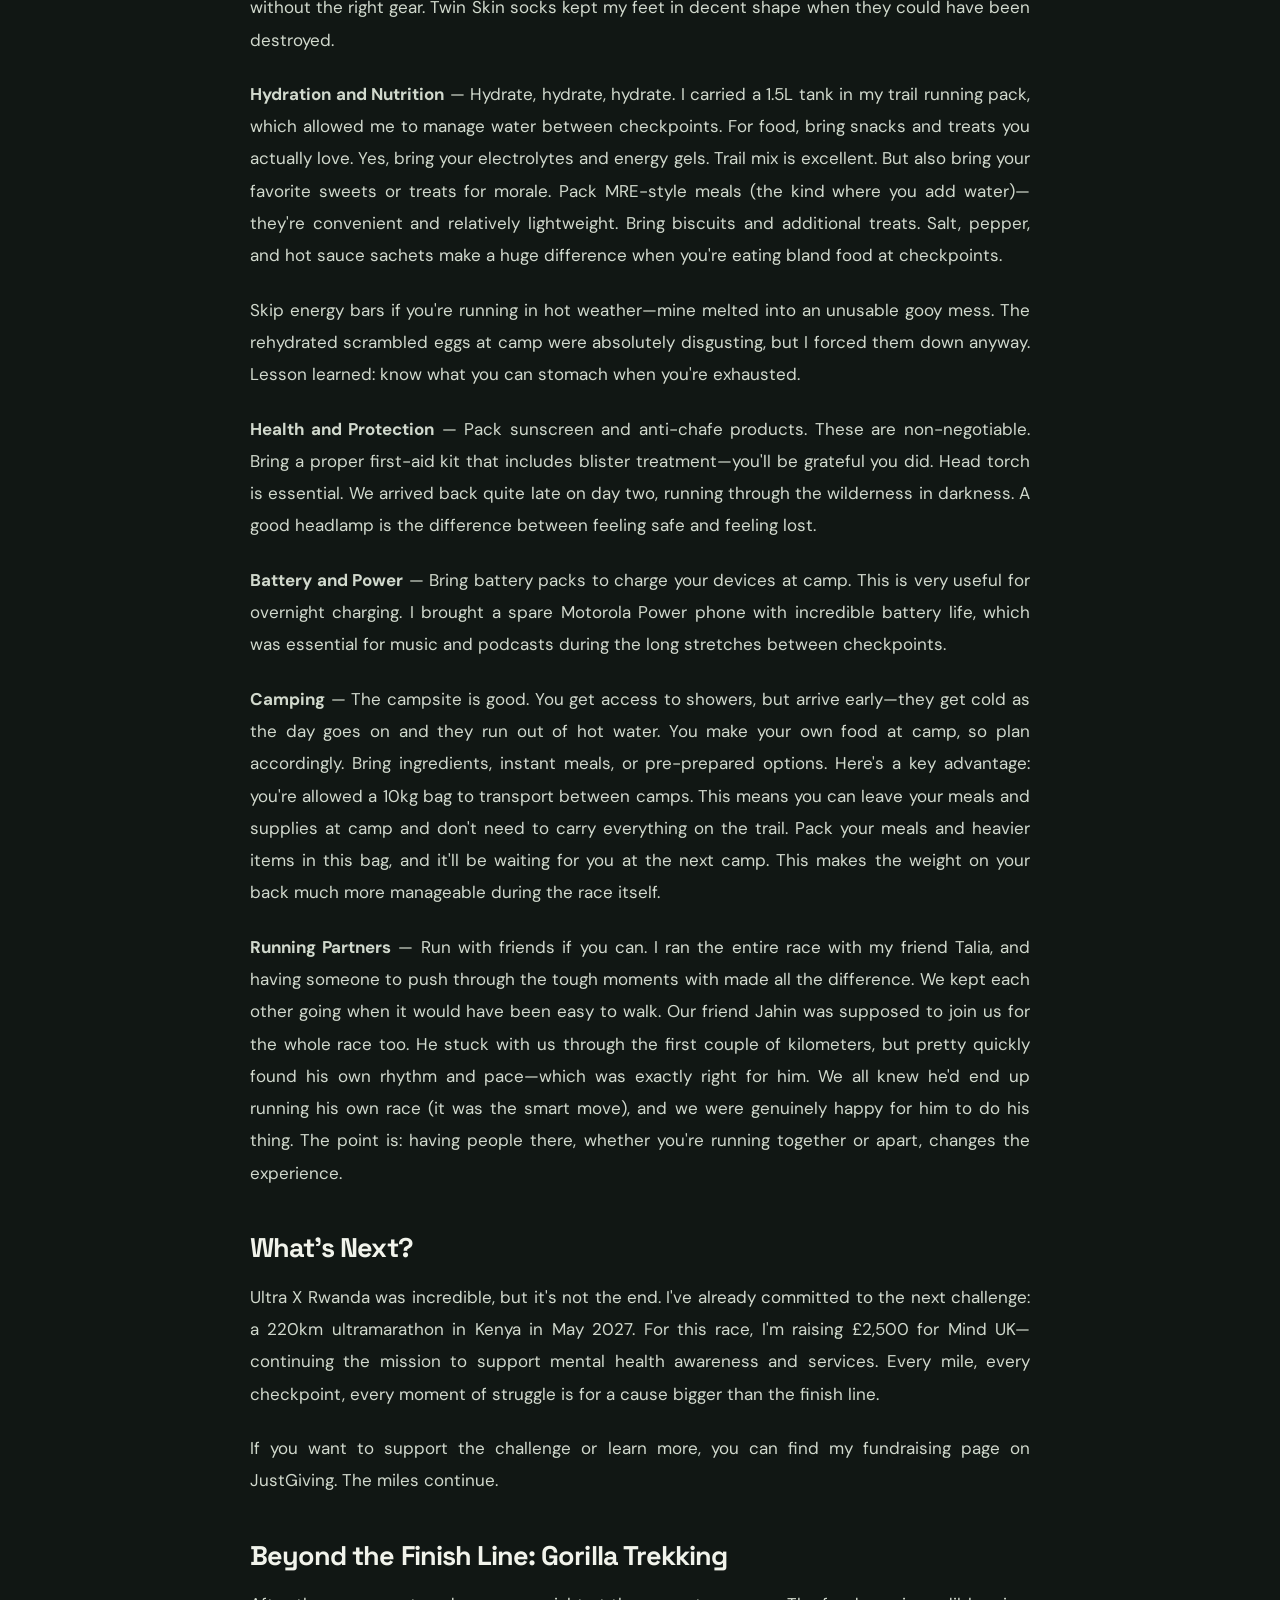
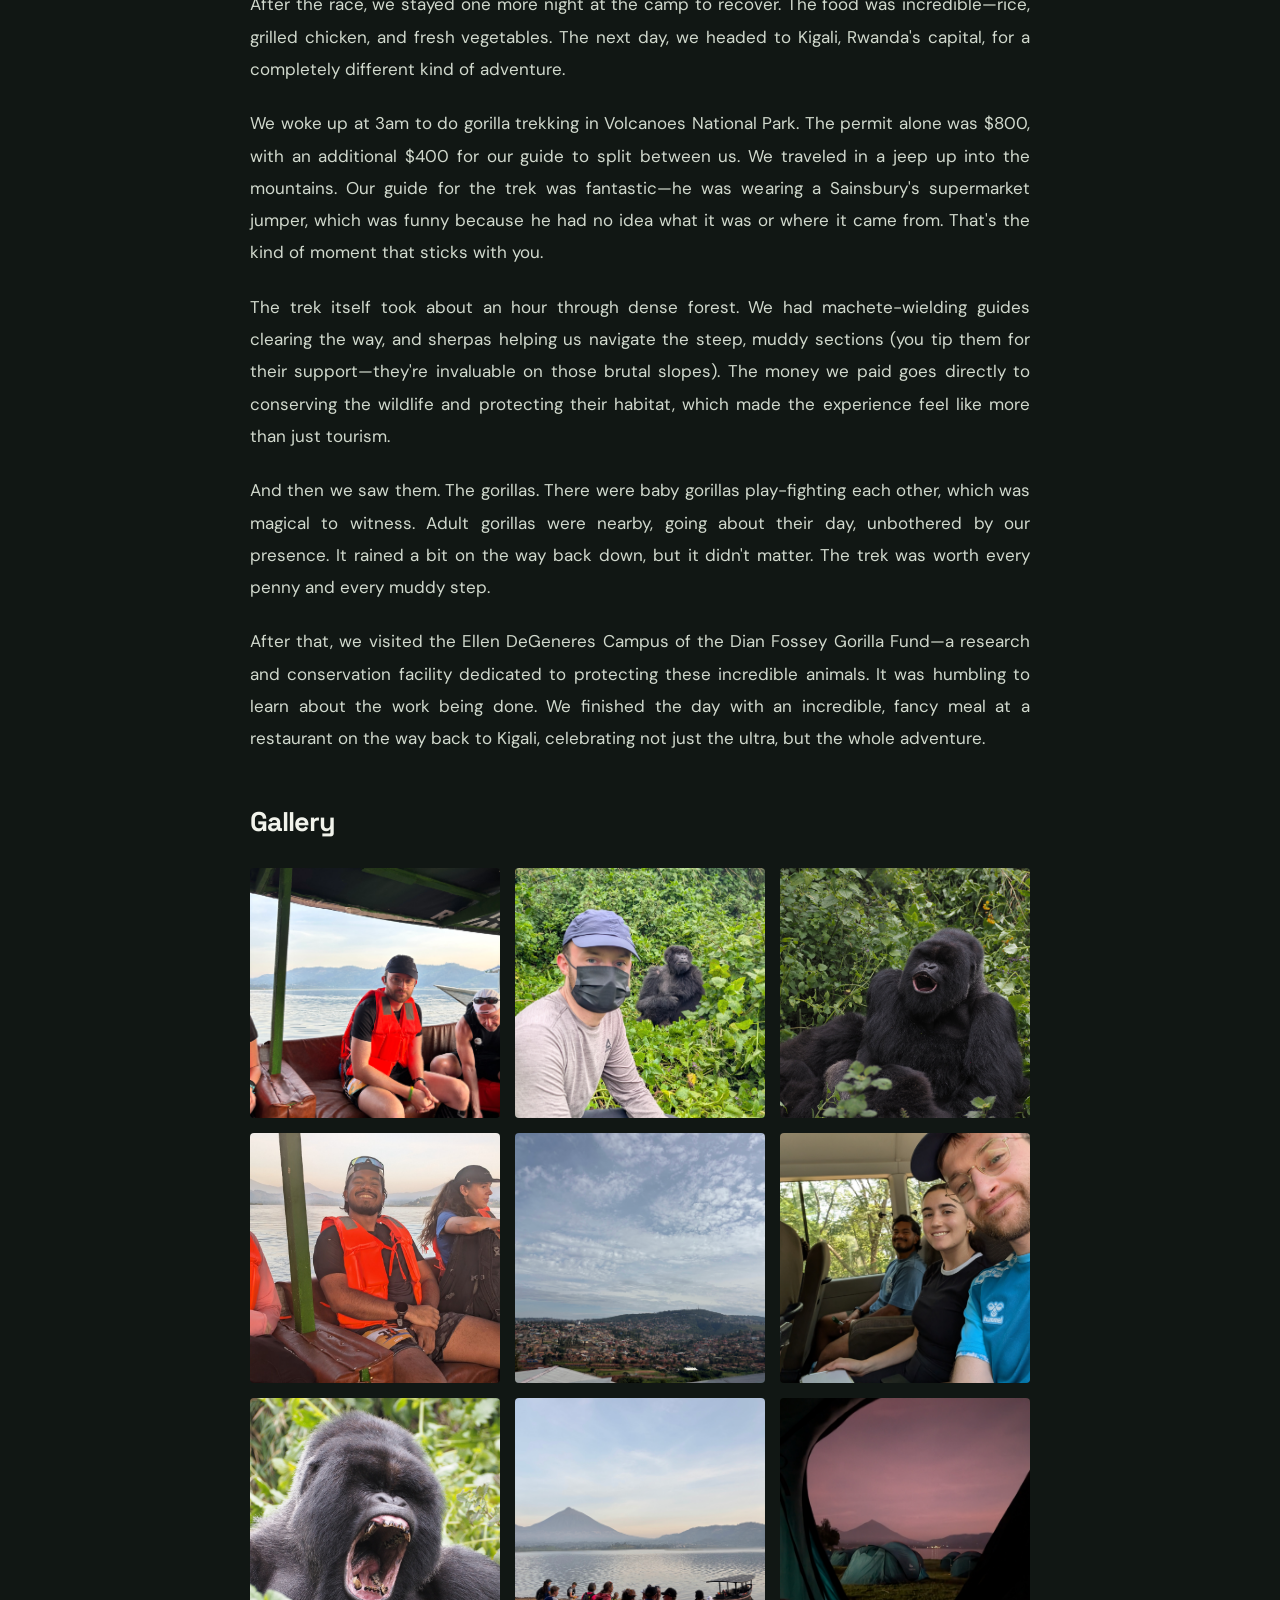
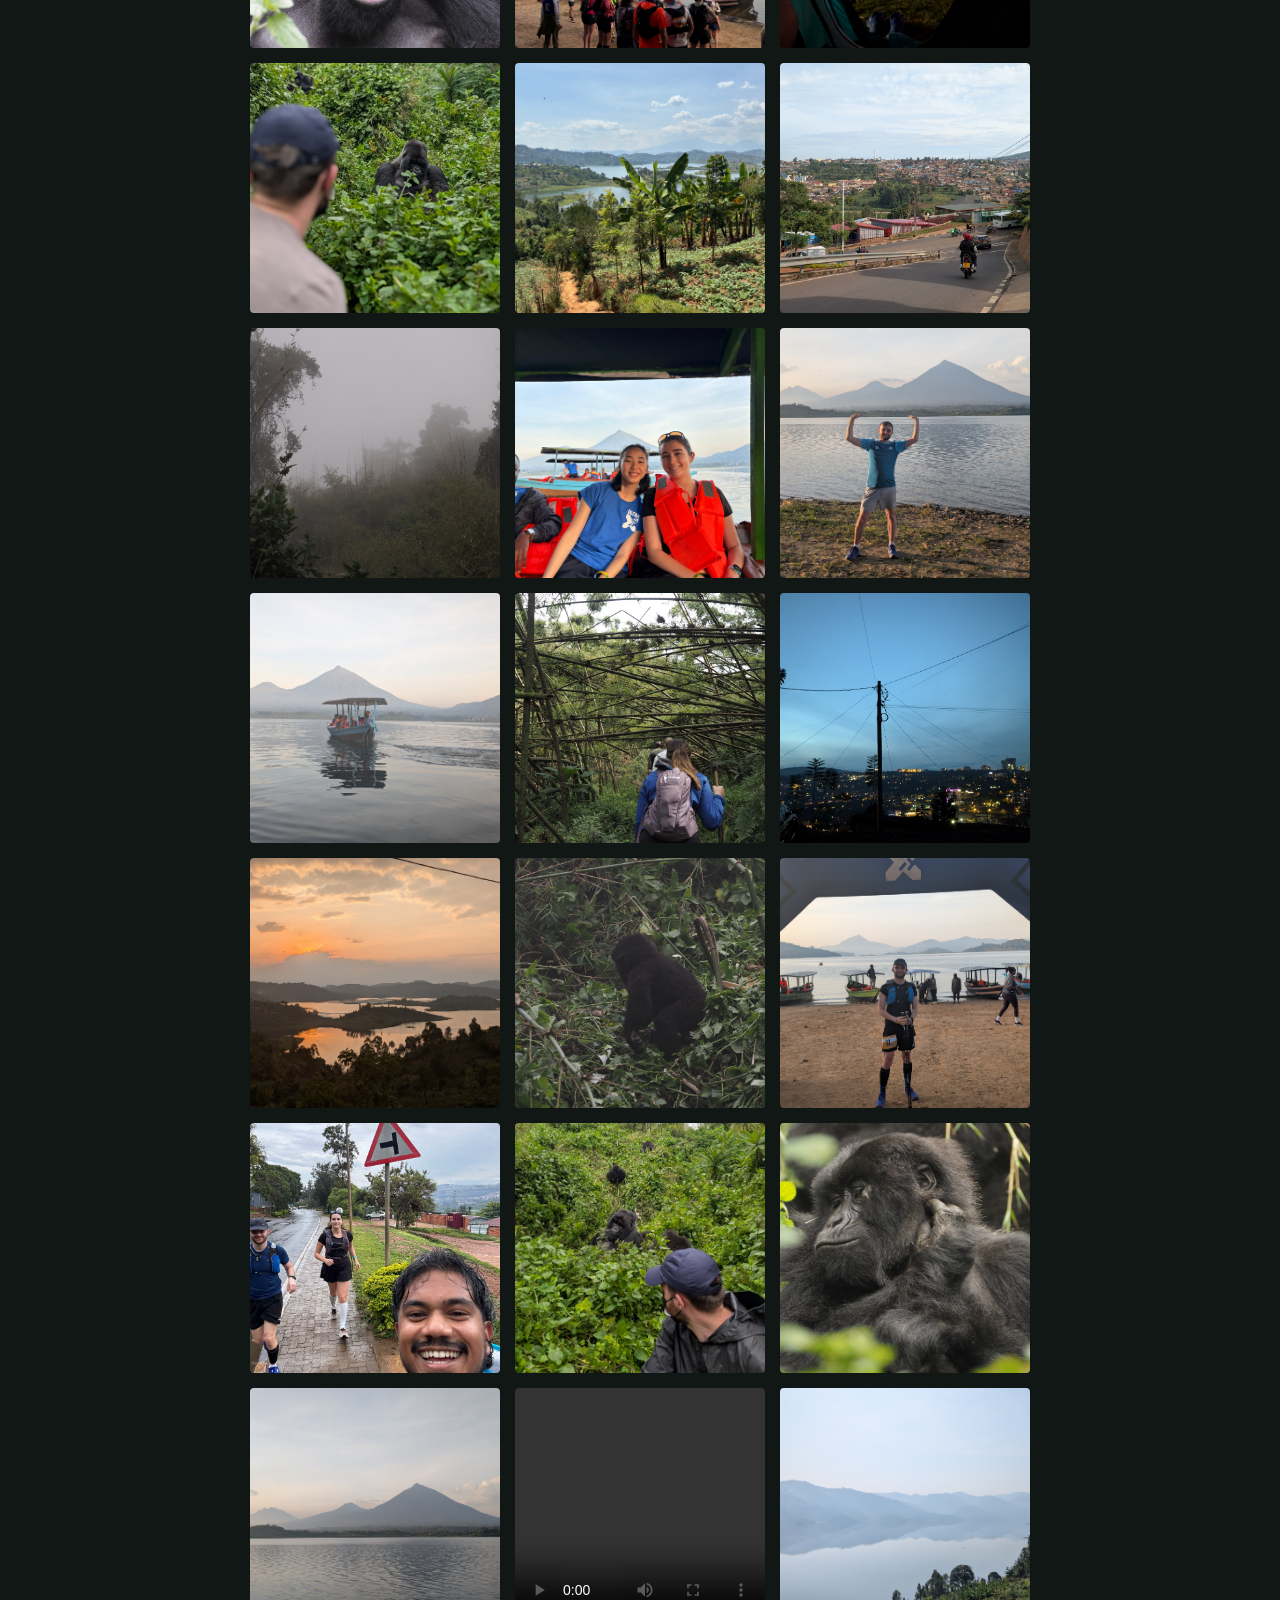
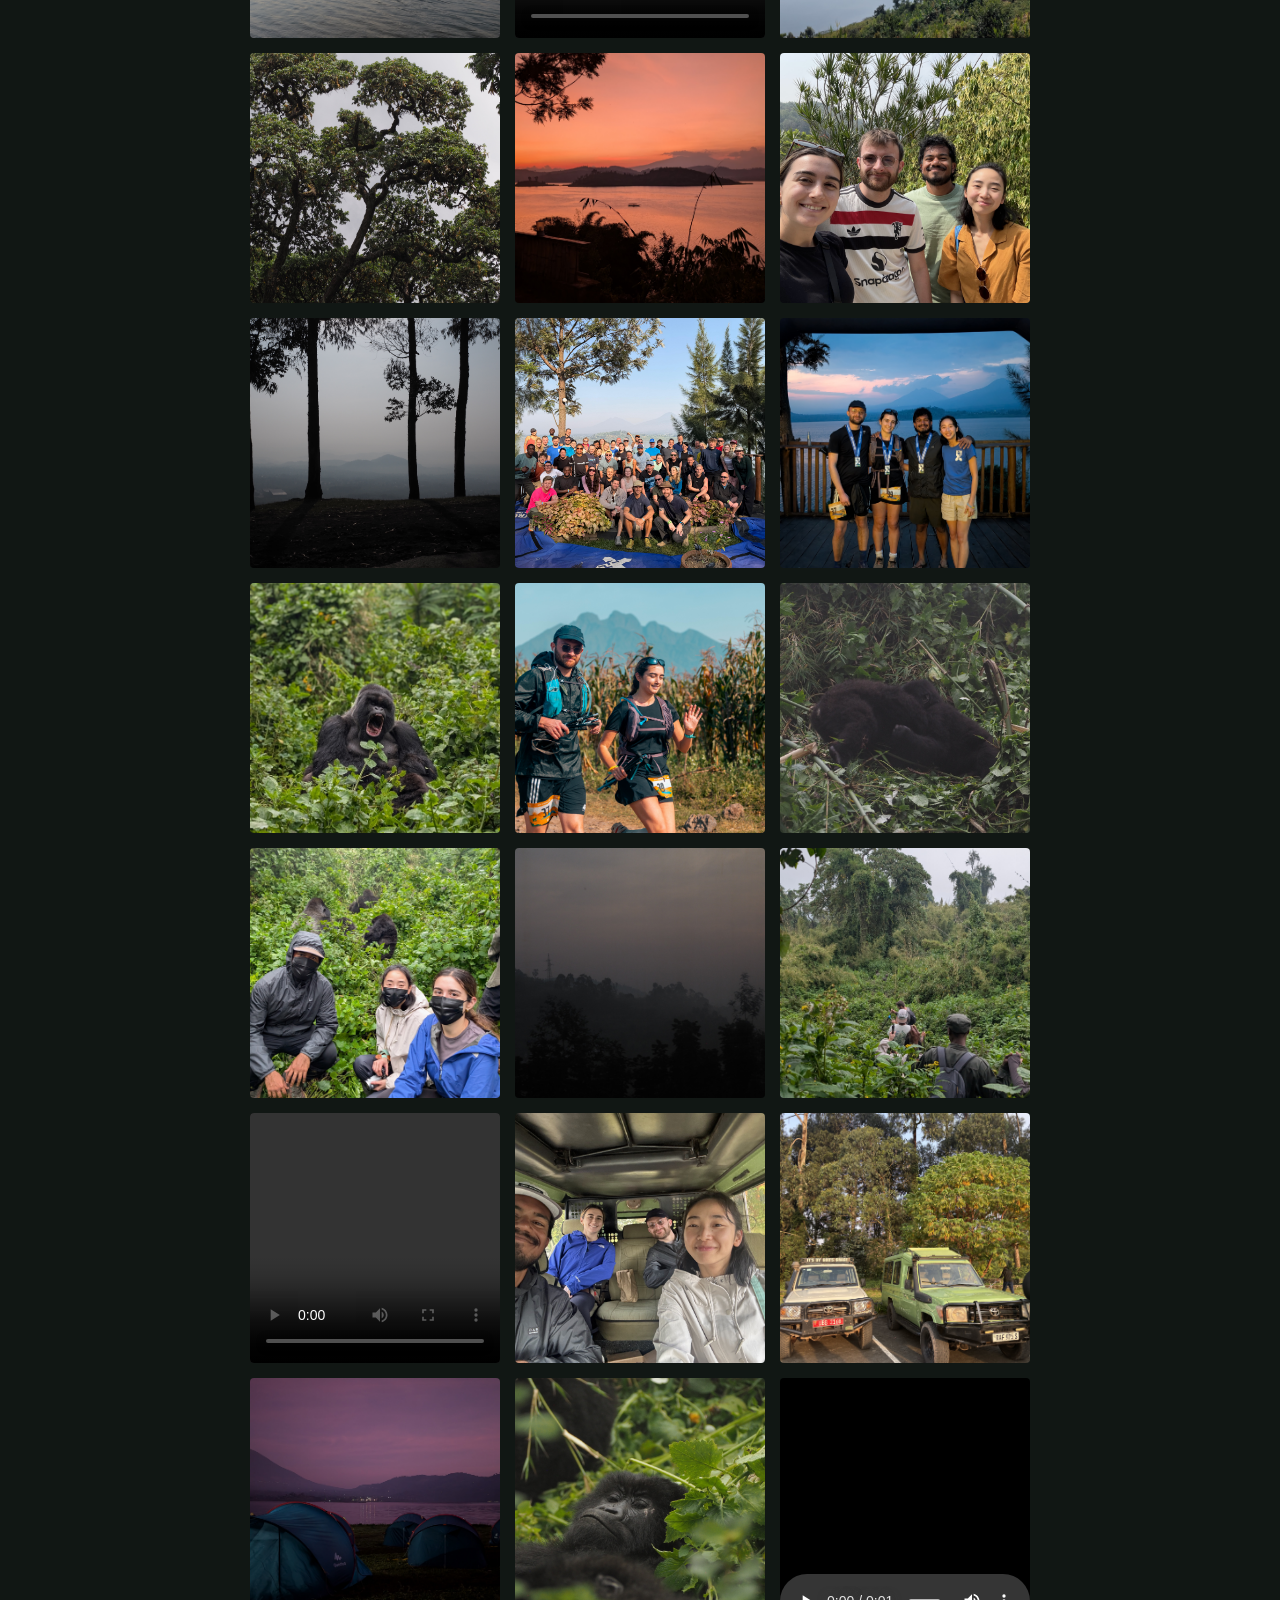
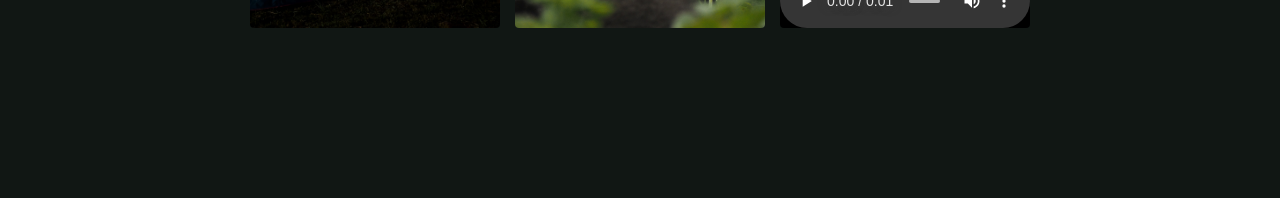
<file: articles/rwanda-ultra.html>
<!doctype html>
<html lang="en">
<head>
  <meta charset="utf-8">
  <meta name="viewport" content="width=device-width, initial-scale=1">
  <meta name="description" content="Ben Coxford's account of running Ultra X 2026 Rwanda Marathon in January—lessons in nutrition, resilience, and adventure.">
  <meta name="author" content="Ben Coxford">
  <title>Running Ultra X Rwanda: Heat, Ginger Biscuits, and 110km of Lessons | Ben Coxford</title>
  <script type="application/ld+json">
    {
      "@context": "https://schema.org",
      "@type": "BlogPosting",
      "headline": "Running Ultra X Rwanda: Heat, Ginger Biscuits, and 110km of Lessons",
      "description": "Ben Coxford's account of running Ultra X 2026 Rwanda Marathon in January—lessons in nutrition, resilience, and adventure.",
      "author": {
        "@type": "Person",
        "name": "Ben Coxford",
        "sameAs": [
          "https://www.linkedin.com/in/ben-coxford/",
          "https://github.com/bencoxford"
        ]
      }
    }
  </script>
  <link rel="icon" type="image/png" href="../assets/bc-logo.png">
  <link rel="stylesheet" href="../styles.css?v=20261109-rwanda-gallery">
</head>
<body>
  <a class="skip-link" href="#main">Skip to content</a>
  <header class="site-header"><div class="container header-inner"><a class="brand" href="../index.html" aria-label="Ben Coxford, home"><img class="brand-logo" src="../assets/bc-logo.png" alt=""><span class="brand-name">BEN COXFORD</span></a><nav aria-label="Main navigation"><a href="../index.html#work">Professional</a><a href="../index.html#writing">The Notebook</a><a href="../running.html">Running</a><a href="../index.html#about">About</a><a href="../index.html#contact">Contact</a></nav></div></header>
  <main class="container article-page" id="main">
    <a class="article-back" href="../running.html">← Back to running</a>
    <p class="eyebrow">RUNNING / ULTRAMARATHON</p>
    <h1>Running Ultra X Rwanda:<br>Heat, Ginger Biscuits, and 110km of Lessons</h1>
    <p class="article-byline">By <a href="../index.html">Ben Coxford</a></p>
    <a class="button button-primary" href="#gallery">Jump to gallery <span aria-hidden="true">↓</span></a>
    <figure class="article-figure article-figure-centered"><img src="../assets/articles/rwanda/race-map.png" alt="Ultra X 2026 Rwanda Marathon race map showing the 110km route across Volcanoes National Park, twin lakes, five volcanoes, and campsite locations. Finished in 25H 46M 35S, 23rd overall."></figure>
    <div class="article-body" id="article-content">
      <p>In January 2026, I ran Ultra X 2026 Rwanda Marathon—a 110km ultramarathon across the hills and villages of Rwanda. What I thought would be my toughest physical challenge became a masterclass in what happens when you don't respect your nutrition, and how a small decision (eating ginger biscuits at a checkpoint) can change the course of a race.</p>
      
      <h2>The Race Setup</h2>
      <p>Ultra X Rwanda takes place near Volcanoes National Park—home to the famous mountain gorillas—and straddles two stunning twin lakes: Lake Ruhondo and Lake Burera. The course is a sensory journey over gentle hills and valleys, through traditional coffee and banana fields with lush, jungle-like vegetation. Throughout the race, you're treated to the incredible backdrop of Rwanda's five iconic volcanoes: Mt Muhabura, Mt Sabyinyo, Mt Karisimbi, Mt Bisoke, and Mt Gahinga.</p>
      <p>The race splits into two stages. Saturday's stage is 60km starting at 06:30 from the campsite near Kinigi. Sunday's stage is 50km starting at 07:00, bringing runners back to the Lake Ruhondo campsite where we'd slept the night before. Checkpoints are positioned approximately 12km apart, providing water, shelter, and medical support.</p>
      <p>We camped by Lake Ruhondo the night before racing, and the landscape alone was worth the journey. The views were something else—snow-capped volcanoes across the water at dawn, forest canopy that felt almost prehistoric in places. Two days before the race, our team did a kit test run. It rained that day, which was funny in the moment but turned out to be important practice for what was coming.</p>

      <h2>Day One: The Heat and the Mistake</h2>
      <p>The first day was where it all went wrong. Not catastrophically wrong—I didn't DNF—but wrong enough to teach me something I should have already known.</p>
      <p>I got heat sickness somewhere around checkpoint 4. The problem was simple: I didn't do my nutrition properly. I was running strong, felt good, and convinced myself that I didn't need to eat as much as I'd planned. By checkpoint 4, my body was angry about that decision. I was sick, feeling rough, and completely unprepared for what to do next.</p>
      <p>I sat down, took a break, and tried to recover. Someone gave me a banana—small, sweet, just what I needed in the moment. I was grateful for it, but I was still running on fumes.</p>
      <p>Then someone suggested ginger biscuits.</p>
      <p>I'll be honest—I was skeptical. Ginger biscuits? Really? But at that point, I was willing to try anything. And they worked. Something about the ginger, the carbs, and just sitting still for a moment while I ate them slowly turned it around. Within 30 minutes of finishing those biscuits, I felt human again.</p>
      <p>I left checkpoint 4 and continued running.</p>

      <h2>The Village and the Laughter</h2>
      <p>About 500 meters down the road after checkpoint 4, I was walking through a populated village, still recovering from the heat sickness. And I threw up on the side of the road.</p>
      <p>It was not a dignified moment.</p>
      <p>But here's what I remember most: the Rwandan kids who saw it thought it was hilarious. They were laughing, pointing, amused by this sweaty, struggling runner who'd just been sick on their street. I was too tired to be embarrassed. I just kept walking, and they kept laughing. Looking back, I laughed at myself too—there's something absurd about the whole situation. It wasn't anger at my nutrition failure, just frustration at myself for letting it get to that point.</p>
      <p>That moment stuck with me. There's something oddly liberating about being that vulnerable in front of strangers, and having them respond with laughter instead of judgment. It broke something in me—the part that was worried about looking tough or being in control. After that, I just focused on moving forward.</p>

      <h2>What I Learned</h2>
      <p><strong>Nutrition is not optional.</strong> I know this intellectually, but this race proved it viscerally. The moment I stopped eating regularly was the moment my body started to fail. There's no amount of fitness or mental toughness that overrides the basic chemistry of carbs, electrolytes, and water.</p>
      <p><strong>Sometimes the small things fix everything.</strong> Ginger biscuits aren't fancy race nutrition. They're not designed by sports scientists. But they worked because they were simple, they were something I could actually stomach, and they gave me what I needed in that moment.</p>
      <p><strong>Resilience isn't about never struggling.</strong> It's about what happens after you do. I got heat sickness, I recovered, I kept going. That's it. I didn't need to be superhuman. I just needed to eat some biscuits and get back on my feet.</p>
      <p><strong>Community is everywhere, even on random Rwandan roads.</strong> I had an incredible support crew who met me at every checkpoint (every 10km) with water, food, and encouragement. But what surprised me most was the Rwandan people along the route—they didn't need to be there, yet they cheered us on. And when I failed on the side of the road in front of a village, they still laughed with me. That matters.</p>

      <h2>The Bigger Picture</h2>
      <p>Ultra X Rwanda was beautiful and hard and humbling. The landscape is stunning—every checkpoint opened up to a new view of the valley, the lakes, the forests. The organization was solid. The support from the crew was excellent. And the Rwandan people along the route were wonderful, cheering us on even as we struggled.</p>
      <p>But the race itself taught me that endurance isn't about pushing through. It's about respecting the basics: fuel your body, drink water, rest when you need to. It's about knowing that sometimes you'll fail at the side of the road in front of an audience, and that's okay.</p>
      <p>I finished the 110km. It took 25 hours, 46 minutes, and 35 seconds, and I came in 23rd overall—a solid finish given what happened on day one. I went through hell on Saturday, but I finished strong on Sunday. And I'd do it again—just with better nutrition planning, and probably with ginger biscuits packed from the start.</p>
      <p>Ultra X Rwanda is a UTMB® indexed race, recognized globally for its quality. If you're looking for a stunning ultramarathon in an unforgettable landscape with incredible support, I can't recommend it highly enough.</p>

      <h2>Tips for Running Ultra X Rwanda</h2>
      
      <p><strong>Navigation and Communication</strong> — You'll have good 4G coverage throughout the race, which is helpful. The organizers provide a GPX file you can load directly into your Garmin watch, so you know exactly where you're going. Flag markers are placed across the course, but be aware: locals tend to take them as souvenirs. Having the GPS backup is essential. Keep important numbers, insurance info, and emergency contacts written down or accessible on your phone.</p>

      <p><strong>Gear and Kit Investment</strong> — Invest in good running shoes. I wore the North Face IKB Vectiv 3 Blue trainers, and they were incredible. Get proper socks—Twin Skin socks, specifically. I cannot stress this enough. After 110km through varying terrain, moisture, and heat, blisters are inevitable without the right gear. Twin Skin socks kept my feet in decent shape when they could have been destroyed.</p>

      <p><strong>Hydration and Nutrition</strong> — Hydrate, hydrate, hydrate. I carried a 1.5L tank in my trail running pack, which allowed me to manage water between checkpoints. For food, bring snacks and treats you actually love. Yes, bring your electrolytes and energy gels. Trail mix is excellent. But also bring your favorite sweets or treats for morale. Pack MRE-style meals (the kind where you add water)—they're convenient and relatively lightweight. Bring biscuits and additional treats. Salt, pepper, and hot sauce sachets make a huge difference when you're eating bland food at checkpoints.</p>

      <p>Skip energy bars if you're running in hot weather—mine melted into an unusable gooy mess. The rehydrated scrambled eggs at camp were absolutely disgusting, but I forced them down anyway. Lesson learned: know what you can stomach when you're exhausted.</p>

      <p><strong>Health and Protection</strong> — Pack sunscreen and anti-chafe products. These are non-negotiable. Bring a proper first-aid kit that includes blister treatment—you'll be grateful you did. Head torch is essential. We arrived back quite late on day two, running through the wilderness in darkness. A good headlamp is the difference between feeling safe and feeling lost.</p>

      <p><strong>Battery and Power</strong> — Bring battery packs to charge your devices at camp. This is very useful for overnight charging. I brought a spare Motorola Power phone with incredible battery life, which was essential for music and podcasts during the long stretches between checkpoints.</p>

      <p><strong>Camping</strong> — The campsite is good. You get access to showers, but arrive early—they get cold as the day goes on and they run out of hot water. You make your own food at camp, so plan accordingly. Bring ingredients, instant meals, or pre-prepared options. Here's a key advantage: you're allowed a 10kg bag to transport between camps. This means you can leave your meals and supplies at camp and don't need to carry everything on the trail. Pack your meals and heavier items in this bag, and it'll be waiting for you at the next camp. This makes the weight on your back much more manageable during the race itself.</p>

      <p><strong>Running Partners</strong> — Run with friends if you can. I ran the entire race with my friend Talia, and having someone to push through the tough moments with made all the difference. We kept each other going when it would have been easy to walk. Our friend Jahin was supposed to join us for the whole race too. He stuck with us through the first couple of kilometers, but pretty quickly found his own rhythm and pace—which was exactly right for him. We all knew he'd end up running his own race (it was the smart move), and we were genuinely happy for him to do his thing. The point is: having people there, whether you're running together or apart, changes the experience.</p>

      <h2>What's Next?</h2>
      <p>Ultra X Rwanda was incredible, but it's not the end. I've already committed to the next challenge: a 220km ultramarathon in Kenya in May 2027. For this race, I'm raising £2,500 for Mind UK—continuing the mission to support mental health awareness and services. Every mile, every checkpoint, every moment of struggle is for a cause bigger than the finish line.</p>
      <p>If you want to support the challenge or learn more, you can find my fundraising page on <a href="https://www.justgiving.com/page/bencoxford">JustGiving</a>. The miles continue.</p>

      <h2>Beyond the Finish Line: Gorilla Trekking</h2>
      <p>After the race, we stayed one more night at the camp to recover. The food was incredible—rice, grilled chicken, and fresh vegetables. The next day, we headed to Kigali, Rwanda's capital, for a completely different kind of adventure.</p>
      <p>We woke up at 3am to do gorilla trekking in Volcanoes National Park. The permit alone was $800, with an additional $400 for our guide to split between us. We traveled in a jeep up into the mountains. Our guide for the trek was fantastic—he was wearing a Sainsbury's supermarket jumper, which was funny because he had no idea what it was or where it came from. That's the kind of moment that sticks with you.</p>
      <p>The trek itself took about an hour through dense forest. We had machete-wielding guides clearing the way, and sherpas helping us navigate the steep, muddy sections (you tip them for their support—they're invaluable on those brutal slopes). The money we paid goes directly to conserving the wildlife and protecting their habitat, which made the experience feel like more than just tourism.</p>
      <p>And then we saw them. The gorillas. There were baby gorillas play-fighting each other, which was magical to witness. Adult gorillas were nearby, going about their day, unbothered by our presence. It rained a bit on the way back down, but it didn't matter. The trek was worth every penny and every muddy step.</p>
      <p>After that, we visited the Ellen DeGeneres Campus of the Dian Fossey Gorilla Fund—a research and conservation facility dedicated to protecting these incredible animals. It was humbling to learn about the work being done. We finished the day with an incredible, fancy meal at a restaurant on the way back to Kigali, celebrating not just the ultra, but the whole adventure.</p>

      <section class="article-gallery" id="gallery">
        <h2>Gallery</h2>
        <div class="gallery-grid">
          <div class="gallery-item">
            <img src="../assets/articles/rwanda/IMG_8751.jpg" alt="Boat on Lake Ruhondo with volcano backdrop">
          </div>
          <div class="gallery-item">
            <img src="../assets/articles/rwanda/PXL_20260127_090859923.jpg" alt="Trekking group in the forest">
          </div>
          <div class="gallery-item">
            <img src="../assets/articles/rwanda/P1270597.JPG" alt="Mountain gorilla with mouth open">
          </div>
          <div class="gallery-item">
            <img src="../assets/articles/rwanda/PXL_20260124_043206346_alt.jpg" alt="Early morning on the lake">
          </div>
          <div class="gallery-item">
            <img src="../assets/articles/rwanda/IMG_8656.jpg" alt="Kigali landscape and cityscape">
          </div>
          <div class="gallery-item">
            <img src="../assets/articles/rwanda/PXL_20260123_075159693.jpg" alt="Preparation before the race">
          </div>
          <div class="gallery-item">
            <img src="../assets/articles/rwanda/P1270554.JPG" alt="Ancient trees in the forest canopy">
          </div>
          <div class="gallery-item">
            <img src="../assets/articles/rwanda/IMG_8747.jpg" alt="Group at the lake with volcano">
          </div>
          <div class="gallery-item">
            <img src="../assets/articles/rwanda/PXL_20260124_033903787.jpg" alt="Night running during stage two">
          </div>
          <div class="gallery-item">
            <img src="../assets/articles/rwanda/PXL_20260127_091814883.jpg" alt="Ben with a young gorilla in the background">
          </div>
          <div class="gallery-item">
            <img src="../assets/articles/rwanda/IMG_2414.jpg" alt="Twin lakes and volcanoes landscape">
          </div>
          <div class="gallery-item">
            <img src="../assets/articles/rwanda/PXL_20260122_132740387.jpg" alt="Lake boat journey">
          </div>
          <div class="gallery-item">
            <img src="../assets/articles/rwanda/P1270640.JPG" alt="Gorilla in natural habitat">
          </div>
          <div class="gallery-item">
            <img src="../assets/articles/rwanda/IMG_8750.jpg" alt="Talia and Ben on the lake">
          </div>
          <div class="gallery-item">
            <img src="../assets/articles/rwanda/PXL_20260123_153657699.jpg" alt="Checkpoint during stage one">
          </div>
          <div class="gallery-item">
            <img src="../assets/articles/rwanda/PXL_20260124_043148209.jpg" alt="Early morning push during stage two">
          </div>
          <div class="gallery-item">
            <img src="../assets/articles/rwanda/P1270483.JPG" alt="Forest canopy during trek">
          </div>
          <div class="gallery-item">
            <img src="../assets/articles/rwanda/PXL_20260122_164005336.jpg" alt="Kigali cityscape evening view">
          </div>
          <div class="gallery-item">
            <img src="../assets/articles/rwanda/PXL_20260125_155038724.jpg" alt="Final stretch of the race">
          </div>
          <div class="gallery-item">
            <img src="../assets/articles/rwanda/P1270642.JPG" alt="Gorilla close-up">
          </div>
          <div class="gallery-item">
            <img src="../assets/articles/rwanda/PXL_20260124_044553398.jpg" alt="Race progression">
          </div>
          <div class="gallery-item">
            <img src="../assets/articles/rwanda/IMG-20260122-WA0006.jpg" alt="Kit testing before race">
          </div>
          <div class="gallery-item">
            <img src="../assets/articles/rwanda/PXL_20260127_100809823.MP.jpg" alt="Race experience capture">
          </div>
          <div class="gallery-item">
            <img src="../assets/articles/rwanda/P1270727.JPG" alt="Mountain landscape">
          </div>
          <div class="gallery-item">
            <img src="../assets/articles/rwanda/PXL_20260123_154135482.jpg" alt="Race checkpoint">
          </div>
          <div class="gallery-item video-gallery-item">
            <video controls width="100%"><source src="../assets/articles/rwanda/PXL_20260124_134733353.mp4" type="video/mp4"></video>
          </div>
          <div class="gallery-item">
            <img src="../assets/articles/rwanda/PXL_20260126_070139261.jpg" alt="Race moments during day two">
          </div>
          <div class="gallery-item">
            <img src="../assets/articles/rwanda/P1270495.JPG" alt="Mountain scenery">
          </div>
          <div class="gallery-item">
            <img src="../assets/articles/rwanda/PXL_20260123_163914479.MP.jpg" alt="During the race journey">
          </div>
          <div class="gallery-item">
            <img src="../assets/articles/rwanda/IMG_2579.jpg" alt="During the ultra race">
          </div>
          <div class="gallery-item">
            <img src="../assets/articles/rwanda/P1270421.JPG" alt="Gorilla wildlife moment">
          </div>
          <div class="gallery-item">
            <img src="../assets/articles/rwanda/IMG-20260128-WA0008.jpg" alt="Race experience snapshot">
          </div>
          <div class="gallery-item">
            <img src="../assets/articles/rwanda/PXL_20260125_163458677.jpg" alt="Post-race moment">
          </div>
          <div class="gallery-item">
            <img src="../assets/articles/rwanda/PXL_20260127_091857545.PORTRAIT.jpg" alt="Gorilla encounter during trek">
          </div>
          <div class="gallery-item">
            <img src="../assets/articles/rwanda/20260125-075A3934.jpg" alt="Race moments and memories">
          </div>
          <div class="gallery-item">
            <img src="../assets/articles/rwanda/P1270643.JPG" alt="Gorilla family moment">
          </div>
          <div class="gallery-item">
            <img src="../assets/articles/rwanda/PXL_20260127_093544918.jpg" alt="Baby gorilla play-fighting">
          </div>
          <div class="gallery-item">
            <img src="../assets/articles/rwanda/P1270407.JPG" alt="Gorilla in forest">
          </div>
          <div class="gallery-item">
            <img src="../assets/articles/rwanda/PXL_20260127_085206848.jpg" alt="Close-up of gorilla's face">
          </div>
          <div class="gallery-item video-gallery-item">
            <video controls width="100%"><source src="../assets/articles/rwanda/PXL_20260127_094531064~2.mp4" type="video/mp4"></video>
          </div>
          <div class="gallery-item">
            <img src="../assets/articles/rwanda/IMG_8907.jpg" alt="Experience highlight">
          </div>
          <div class="gallery-item">
            <img src="../assets/articles/rwanda/IMG_8905.jpg" alt="Race memory capture">
          </div>
          <div class="gallery-item">
            <img src="../assets/articles/rwanda/PXL_20260124_033913729.MP.jpg" alt="Night running moment">
          </div>
          <div class="gallery-item">
            <img src="../assets/articles/rwanda/P1270745.JPG" alt="Race day experience">
          </div>
          <div class="gallery-item video-gallery-item">
            <video controls width="100%"><source src="../assets/articles/rwanda/IMG_9088.MP4" type="video/mp4"></video>
          </div>
        </div>
      </section>
    </div>
  </main>
  <dialog class="rwanda-lightbox" id="lightbox" aria-label="Rwanda photo gallery">
    <button class="rwanda-lightbox-close" type="button" aria-label="Close photo viewer">&times;</button>
    <img id="lightbox-img" alt="">
    <div class="gallery-controls rwanda-lightbox-controls">
      <button type="button" class="lightbox-previous" aria-label="Previous photo">← Previous</button>
      <span class="lightbox-status" aria-live="polite" aria-atomic="true"></span>
      <button type="button" class="lightbox-next" aria-label="Next photo">Next →</button>
    </div>
  </dialog>
  <script>
    // Lazy load images
    if ('IntersectionObserver' in window) {
      const images = document.querySelectorAll('img[data-src]');
      const imageObserver = new IntersectionObserver((entries) => {
        entries.forEach(entry => {
          if (entry.isIntersecting) {
            const img = entry.target;
            img.src = img.dataset.src;
            img.removeAttribute('data-src');
            imageObserver.unobserve(img);
          }
        });
      });
      images.forEach(img => imageObserver.observe(img));
    }

    const lightbox = document.getElementById('lightbox');
    const lightboxImage = document.getElementById('lightbox-img');
    const lightboxStatus = lightbox.querySelector('.lightbox-status');
    const galleryImages = Array.from(document.querySelectorAll('.article-gallery .gallery-item img'));
    let currentPhoto = 0;

    function showPhoto(index) {
      currentPhoto = (index + galleryImages.length) % galleryImages.length;
      lightboxImage.src = galleryImages[currentPhoto].src;
      lightboxImage.alt = galleryImages[currentPhoto].alt;
      lightboxStatus.textContent = 'Photo ' + (currentPhoto + 1) + ' of ' + galleryImages.length;
    }

    galleryImages.forEach((image, index) => {
      const button = document.createElement('button');
      button.type = 'button';
      button.className = 'gallery-photo-button';
      button.setAttribute('aria-label', 'Open photo: ' + image.alt);
      image.replaceWith(button);
      button.append(image);
      button.addEventListener('click', () => {
        showPhoto(index);
        lightbox.showModal();
      });
    });

    lightbox.querySelector('.rwanda-lightbox-close').addEventListener('click', () => lightbox.close());
    lightbox.querySelector('.lightbox-previous').addEventListener('click', () => showPhoto(currentPhoto - 1));
    lightbox.querySelector('.lightbox-next').addEventListener('click', () => showPhoto(currentPhoto + 1));
    lightbox.addEventListener('click', event => {
      if (event.target === lightbox) lightbox.close();
    });
    lightbox.addEventListener('keydown', event => {
      if (event.key === 'Escape') {
        event.preventDefault();
        lightbox.close();
      } else if (event.key === 'ArrowLeft') {
        event.preventDefault();
        showPhoto(currentPhoto - 1);
      } else if (event.key === 'ArrowRight') {
        event.preventDefault();
        showPhoto(currentPhoto + 1);
      }
    });
  </script>
  </body>
</html>
</file>
<file: styles.css>
@import url('https://fonts.googleapis.com/css2?family=DM+Sans:wght@400;500;600;700&family=Space+Grotesk:wght@400;500;600;700&display=swap');

:root{color-scheme:dark;--bg:#111714;--panel:#1a221d;--line:#344038;--text:#f1f3eb;--muted:#a9b5a8;--accent:#c6ed75;--display:'Space Grotesk',sans-serif;--body:'DM Sans',sans-serif}
*{box-sizing:border-box}
html{scroll-behavior:smooth}
body{margin:0;background:var(--bg);color:var(--text);font-family:var(--body);font-size:16px;line-height:1.6}
a{color:inherit;text-decoration:none}
a:focus-visible{outline:2px solid var(--accent);outline-offset:5px}
.skip-link{position:absolute;z-index:10;top:-100px;left:16px;padding:10px 16px;background:var(--accent);color:var(--bg)}
.skip-link:focus{top:12px}
.alert-banner{background:#263a2b;border-bottom:1px solid rgba(198,237,117,.12);padding:16px 0}
.alert-inner{display:flex;align-items:center;justify-content:center}
.alert-inner p{margin:0;font-size:14px;color:var(--muted)}
.alert-inner strong{color:var(--text);font-weight:600}
.alert-inner a{color:var(--accent);font-weight:600;text-decoration:underline;text-underline-offset:3px}
.alert-inner a:hover{color:#d9f8a0}
.container{width:min(1200px,calc(100% - 80px));margin-inline:auto}
.site-header{border-bottom:1px solid rgba(198,237,117,.12)}
.header-inner{height:88px;display:flex;align-items:center;justify-content:space-between}
.brand{display:inline-flex;align-items:center;gap:12px}.brand-mark{font:700 29px/1 var(--display);letter-spacing:-3px}.brand-mark span,.accent{color:var(--accent)}.brand-name{font:700 10px var(--display);letter-spacing:.13em}
nav{display:flex;gap:40px}nav a,.header-contact{font-size:13px;font-weight:600}nav a{color:#c5cec2}nav a:hover,.text-link:hover,.inline-link:hover,.section-end a:hover,.footer-inner a:hover{color:var(--accent)}
.header-contact{border:1px solid #536050;padding:10px 16px}.header-contact span{color:var(--accent);margin-left:18px}.header-contact:hover{border-color:var(--accent)}
.hero{min-height:650px;position:relative;display:flex;align-items:center;padding-top:60px;padding-bottom:100px;overflow:hidden}.hero-copy{position:relative;z-index:2;width:65%}
.eyebrow{font:700 10px var(--display);letter-spacing:.19em;color:var(--accent);margin:0 0 29px}.status-dot{display:inline-block;width:7px;height:7px;background:var(--accent);border-radius:50%;margin-right:9px;vertical-align:1px}
h1,h2,h3,p{margin-top:0}h1,h2,h3{font-family:var(--display)}h1{font-size:clamp(54px,6.7vw,91px);line-height:1.04;letter-spacing:-.065em;font-weight:500;margin-bottom:26px}h1 em,.about-copy h2 em{font-style:normal;color:var(--accent)}
.hero-description{max-width:480px;color:var(--muted);font-size:17px;line-height:1.8}.hero-actions{display:flex;align-items:center;gap:30px;margin-top:35px}.button{display:inline-flex;align-items:center;justify-content:space-between;gap:48px;padding:15px 19px;font-size:13px;font-weight:700}.button-primary{background:var(--accent);color:#182015}.button-primary:hover{background:#d9f8a0}.text-link{font-size:13px;font-weight:600}.text-link span{margin-left:9px;color:var(--accent)}
.hero-art{position:absolute;width:480px;height:480px;right:-15px;top:50%;transform:translateY(-53%);border:1px solid #303d31;border-radius:50%}.art-grid{position:absolute;inset:0;border-radius:50%;background-image:linear-gradient(#2c392d 1px,transparent 1px),linear-gradient(90deg,#2c392d 1px,transparent 1px);background-size:48px 48px;opacity:.5;mask-image:radial-gradient(circle,#000 20%,transparent 72%)}
.orbit{position:absolute;border:1px solid #566a48;border-radius:50%;inset:45px}.orbit-two{inset:95px;border-style:dashed;opacity:.65}.orbit-three{inset:145px;border-color:#94b66b}.art-core{position:absolute;inset:183px;background:var(--accent);color:#172015;border-radius:50%;display:flex;flex-direction:column;justify-content:center;align-items:center}.art-core span{font:700 28px var(--display);letter-spacing:-.1em}.art-core small{font:700 6px/1.3 var(--display);letter-spacing:.1em;text-align:center;margin-top:4px}.art-node{position:absolute;width:9px;height:9px;border-radius:50%;background:var(--accent);box-shadow:0 0 0 6px #c6ed751c}.node-one{top:77px;left:109px}.node-two{right:50px;top:204px}.node-three{bottom:111px;left:115px}.art-label,.art-coordinate{position:absolute;color:#9bad95;font:600 9px var(--display);letter-spacing:.12em}.label-one{top:59px;left:24px}.label-two{right:0;bottom:115px}.art-coordinate{bottom:28px;left:150px}
.hero-bottom{position:absolute;bottom:29px;left:0;right:0;display:flex;justify-content:space-between;color:#809080;font:700 9px var(--display);letter-spacing:.16em}
.focus-strip{border-block:1px solid var(--line);background:#172019}.focus-inner{min-height:78px;display:flex;align-items:center;justify-content:space-between;gap:30px}.focus-inner>span,.section-end>span,.writing-intro>span{font:700 9px var(--display);letter-spacing:.16em;color:#8f9e8d}.focus-inner div{display:flex;gap:40px;font:500 12px var(--display);color:#d8e1d5}
.section{padding-top:120px;padding-bottom:120px}.section-heading{display:flex;justify-content:space-between;align-items:end;gap:40px;margin-bottom:45px}.section-number{margin-bottom:20px}.section-heading h2,.about-copy h2{font-size:clamp(40px,4.7vw,62px);font-weight:500;line-height:1.08;letter-spacing:-.055em;margin:0}.section-heading>p{max-width:310px;color:var(--muted);font-size:14px;margin:0 0 4px}
.project-card{display:grid;grid-template-columns:1fr 1fr;border:1px solid var(--line);min-height:390px}.project-visual{position:relative;overflow:hidden;background:#263a2b;min-height:340px}.project-grid{position:absolute;inset:0;background-image:linear-gradient(#78976b24 1px,transparent 1px),linear-gradient(90deg,#78976b24 1px,transparent 1px);background-size:38px 38px;transform:skewY(-12deg) scale(1.4)}
.cube{position:absolute;width:85px;height:85px;border:1px solid #b5da86;transform:rotate(30deg) skew(-30deg);background:#a7d47c18}.cube:before,.cube:after{content:"";position:absolute;border:1px solid #b5da86;background:#9bc87c20}.cube:before{width:100%;height:28px;left:13px;top:-29px;transform:skew(-45deg)}.cube:after{height:100%;width:28px;right:-29px;top:-15px;transform:skewY(-45deg)}.cube-one{top:38%;left:44%;z-index:2;background:#b9e88e65}.cube-two{top:22%;left:26%;transform:rotate(30deg) skew(-30deg) scale(.65);opacity:.65}.cube-three{top:56%;left:64%;transform:rotate(30deg) skew(-30deg) scale(.65);opacity:.65}.visual-caption{position:absolute;bottom:22px;left:25px;right:25px;display:flex;justify-content:space-between;color:#bdd2b7;font:700 9px var(--display);letter-spacing:.14em}
.project-content{padding:42px 45px;display:flex;flex-direction:column;align-items:flex-start}.project-topline{display:flex;justify-content:space-between;width:100%;font:700 9px var(--display);letter-spacing:.15em;color:#97aa95}.project-content h3{font-size:43px;letter-spacing:-.05em;font-weight:500;margin:42px 0 12px}.project-content p{color:var(--muted);font-size:14px;max-width:420px}.tags{display:flex;flex-wrap:wrap;gap:8px;margin:12px 0 32px}.tags span{border:1px solid #465448;padding:5px 8px;font:700 9px var(--display);letter-spacing:.08em;color:#c1cebe}.project-link{font-size:13px;font-weight:700;margin-top:auto}.project-link span{margin-left:15px;color:var(--accent)}.project-link:hover{color:var(--accent)}
.section-end{display:flex;justify-content:space-between;align-items:center;margin-top:25px}.section-end a,.inline-link{font-size:13px;font-weight:700}.section-end a span,.inline-link span{color:var(--accent);margin-left:10px}
.writing-section{background:#1b241e;border-block:1px solid var(--line)}.writing-intro{display:flex;align-items:baseline;gap:25px;border-bottom:1px solid var(--line);padding-bottom:18px}.writing-intro p{font-size:12px;color:var(--muted);margin:0}.article-grid{display:grid;grid-template-columns:repeat(4,1fr)}.article-card{position:relative;min-height:285px;padding:28px 25px 55px 0;border-right:1px solid var(--line)}.article-card+.article-card{padding-left:25px}.article-card:last-child{border-right:0}
.article-cards{display:grid;grid-template-columns:1fr;gap:0;margin-bottom:45px}.article-cards .article-card{min-height:auto;padding:45px 50px;border:1px solid var(--line);border-right:1px solid var(--line);background:#1a221d;transition:background .3s ease}.article-cards .article-card:hover{background:#202b23}.article-cards .article-card-content{display:flex;flex-direction:column}.article-cards .article-card-date{font:700 11px var(--display);letter-spacing:.15em;color:var(--accent);display:inline-block;margin-bottom:20px}.article-cards .article-card h3{font-size:32px;line-height:1.25;letter-spacing:-.04em;font-weight:500;margin:0 0 18px;color:var(--text)}.article-cards .article-card h3 a:hover{color:var(--accent)}.article-cards .article-card p{color:var(--muted);font-size:16px;line-height:1.7;margin:0 0 24px;max-width:680px}.article-cards .inline-link{font-size:13px;font-weight:700;display:inline-flex;align-items:center}.article-cards .inline-link span{color:var(--accent);margin-left:10px}.article-meta{display:flex;justify-content:space-between;gap:8px;color:#a8b7a5;font:700 9px var(--display);letter-spacing:.1em}.draft{color:var(--accent)}.article-card h3{font-size:22px;line-height:1.2;letter-spacing:-.035em;font-weight:500;margin:36px 0 15px}.article-card p{color:var(--muted);font-size:13px}.article-arrow{position:absolute;bottom:15px;color:#7b8c79;font-size:19px}
.published-grid{display:grid;grid-template-columns:repeat(2,1fr);gap:20px;margin:25px 0 55px}.published-card{display:flex;flex-direction:column;min-height:230px;padding:28px;border:1px solid var(--line);background:#202b23}.published-card h3{font-size:25px;line-height:1.25;letter-spacing:-.035em;font-weight:500;margin:32px 0}.published-card h3 a:hover,.published-link:hover{color:var(--accent)}.published-link{font-size:13px;font-weight:700;margin-top:auto}.published-link span{color:var(--accent);margin-left:10px}
.about-section{display:grid;grid-template-columns:1fr 1.25fr;gap:50px}.about-symbol{font-size:120px;line-height:1;color:#384b37;margin-top:65px}.about-copy h2{margin-bottom:30px}.about-copy p{max-width:570px;color:var(--muted);font-size:15px;line-height:1.85}.inline-link{display:inline-block;margin-top:14px}
.contact-section{background:var(--accent);color:#172015}.contact-inner{padding-block:75px;display:flex;justify-content:space-between;align-items:end;gap:30px}.contact-inner .eyebrow{color:#526a3e;margin-bottom:20px}.contact-inner h2{font-size:clamp(38px,4.4vw,60px);font-weight:500;line-height:1.08;letter-spacing:-.055em;margin-bottom:20px}.contact-inner h2 span{color:#6b8b45}.contact-inner p:last-child{font-size:14px;color:#4c6040;margin:0}.button-dark{background:#172015;color:#fff;white-space:nowrap}.button-dark:hover{background:#344a30}
.footer-inner{min-height:110px;display:flex;justify-content:space-between;align-items:center;gap:20px}.footer-inner p{font:700 9px var(--display);letter-spacing:.13em;color:#829080;margin:0}.footer-inner>div{display:flex;gap:22px}.footer-inner>div a{font-size:12px;color:#c0ccbd}
@media(max-width:900px){.hero-art{opacity:.35;right:-150px}.hero-copy{width:80%}.focus-inner{align-items:flex-start;padding-block:22px;flex-direction:column;gap:12px}.focus-inner div{gap:20px;flex-wrap:wrap}.article-grid{grid-template-columns:repeat(2,1fr)}.article-card:nth-child(2){border-right:0}.article-card:nth-child(n+3){border-top:1px solid var(--line)}.article-card:nth-child(3){padding-left:0}.article-cards .article-card{padding:40px 35px}}
@media(max-width:600px){.container{width:calc(100% - 40px)}.header-inner{height:72px}.brand-name{display:none}nav{gap:20px}nav a{font-size:12px}.header-contact{font-size:0;padding:9px 12px}.header-contact span{font-size:14px;margin:0}.hero{min-height:590px;padding-top:50px}.hero-copy{width:100%}.hero-art{width:360px;height:360px;right:-180px;top:45%;opacity:.25}.orbit{inset:35px}.orbit-two{inset:75px}.orbit-three{inset:110px}.art-core{inset:138px}.hero-description{font-size:15px}.hero-actions{gap:20px;flex-wrap:wrap}.hero-bottom{font-size:8px}.focus-inner div{font-size:11px;gap:10px 20px}.section{padding-block:75px}.section-heading{display:block}.section-heading>p{margin-top:18px}.project-card{grid-template-columns:1fr}.project-visual{min-height:260px}.project-content{padding:30px 25px}.project-content h3{margin-top:30px}.writing-intro{display:block}.writing-intro p{margin-top:8px}.article-grid{grid-template-columns:1fr}.article-card,.article-card+.article-card,.article-card:nth-child(3){min-height:0;padding:24px 35px 30px 0;border-right:0;border-top:1px solid var(--line)}.article-card:first-child{border-top:0}.article-card h3{margin:20px 0 10px}.article-arrow{bottom:20px;right:0}.article-cards .article-card{padding:30px 25px;border:1px solid var(--line)}.article-cards .article-card h3{font-size:24px}.article-cards .article-card p{font-size:15px}.about-section{grid-template-columns:1fr;gap:0}.about-symbol{display:none}.contact-inner{padding-block:60px;display:block}.contact-inner .button{margin-top:28px}.footer-inner{padding-block:28px;flex-wrap:wrap}.footer-inner p{order:3;width:100%}.footer-inner>div{gap:15px}}
@media(max-width:600px){.published-grid{grid-template-columns:1fr}.published-card{min-height:200px;padding:24px}.published-card h3{font-size:22px;margin:26px 0}}
@media(prefers-reduced-motion:reduce){html{scroll-behavior:auto}}
.article-page{max-width:780px;padding-block:90px 120px}.article-back{display:inline-block;color:var(--accent);font-size:13px;font-weight:700;margin-bottom:50px}.article-page h1{font-size:clamp(38px,5vw,65px);line-height:1.08;letter-spacing:-.05em}.article-byline{color:var(--muted);font-size:13px;border-bottom:1px solid var(--line);padding-bottom:30px;margin-bottom:35px}.article-body{color:#d1d9cd;font-size:17px;line-height:1.9;overflow-wrap:anywhere}.article-body h2{color:var(--text);font-size:27px;line-height:1.25;letter-spacing:-.035em;margin:42px 0 16px}.article-body p{margin-bottom:22px;text-align:justify}.article-end{border-top:1px solid var(--line);padding-top:30px;margin-top:55px}
.article-figure{margin:32px 0}.article-figure img{display:block;width:100%;height:auto}.article-figure figcaption{color:var(--muted);font-size:13px;line-height:1.5;margin-top:10px}
.article-figure-stack{max-width:484px}
.article-figure-hero{max-width:600px}
.article-figure-centered{max-width:520px;margin-left:auto;margin-right:auto}
.article-gallery{margin:50px 0}.article-gallery h2{margin-bottom:30px}.gallery-grid{display:grid;grid-template-columns:repeat(auto-fit,minmax(250px,1fr));gap:15px;margin-bottom:30px}.gallery-grid img{aspect-ratio:1;width:100%;height:auto;object-fit:cover;cursor:pointer}.gallery-item{position:relative;overflow:hidden;border-radius:4px;aspect-ratio:1;width:100%;height:100%}.gallery-item img,.gallery-item video{width:100%;height:100%;object-fit:cover}.lightbox{display:none;position:fixed;z-index:1000;left:0;top:0;width:100%;height:100%;background:rgba(0,0,0,.95);align-items:center;justify-content:center;overflow:auto}.lightbox.active{display:flex}.lightbox img{max-width:90%;max-height:90%;object-fit:contain}.lightbox-close{position:absolute;top:20px;right:40px;font-size:36px;color:#fff;cursor:pointer;background:none;border:none;padding:0;z-index:1001}.gallery-item img,.gallery-item video{width:100%;height:100%;object-fit:cover}.gallery-item a{display:flex;align-items:center;justify-content:center;width:100%;height:100%;background:rgba(0,0,0,.3);opacity:0;transition:opacity .2s ease}.gallery-item:hover a{opacity:1}.video-gallery-item{background:#000}.video-gallery-item video{width:100%;height:100%;object-fit:cover}
.video-play-btn{width:50px;height:50px;background:var(--accent);border-radius:50%;display:flex;align-items:center;justify-content:center;color:#172015;font-weight:700}
.professional-profile{display:grid;grid-template-columns:220px minmax(0,1fr);align-items:center;gap:40px 50px;margin-bottom:65px}.professional-intro h3{font-size:25px;line-height:1.2;font-weight:500;letter-spacing:-.03em;margin-bottom:15px}.professional-intro p:not(.eyebrow),.skill-group p{color:var(--muted);font-size:14px;line-height:1.75}.skills-grid{display:grid;grid-column:1/-1;grid-template-columns:repeat(2,1fr);gap:0 30px}.skill-group{border-top:1px solid var(--line);padding:20px 0}.skill-group h3{font-size:16px;font-weight:600;margin-bottom:8px}.skill-group p{margin:0}.project-heading{margin-bottom:25px}
.brand-logo{display:block;width:48px;height:48px;object-fit:cover}.about-portrait{object-position:center}
.running-teaser{background:#1b241e;border-block:1px solid var(--line)}.running-teaser-inner{display:grid;grid-template-columns:1fr 1fr;align-items:center;gap:30px}.running-teaser h2,.fundraising-inner h2,.running-adventure h2{font-size:clamp(40px,4.7vw,62px);font-weight:500;line-height:1.08;letter-spacing:-.055em;margin-bottom:24px}.running-teaser h2 em{font-style:normal;color:var(--accent)}.running-teaser-copy>p:not(.eyebrow),.running-adventure p:not(.eyebrow){color:var(--muted);max-width:500px}.running-actions{display:flex;align-items:center;gap:25px;flex-wrap:wrap;margin-top:30px}.running-teaser-inner>img{width:100%;aspect-ratio:1.2;object-fit:cover;object-position:center center}.about-portrait{display:block;width:220px;height:220px;object-fit:cover;object-position:center;border-radius:50%;margin:0}
.running-hero{display:grid;grid-template-columns:1fr .9fr;gap:60px;align-items:center;padding-block:90px}.running-hero-copy>p:not(.eyebrow){color:var(--muted);max-width:480px;margin-bottom:30px}.running-hero>img{width:100%;height:520px;object-fit:cover}.fundraising-section{background:var(--accent);color:#172015}.fundraising-inner{display:grid;grid-template-columns:1fr 300px;align-items:center;gap:80px;padding-block:75px}.fundraising-inner .eyebrow{color:#526a3e}.fundraising-inner h2 span{color:#6b8b45}.fundraising-inner p:not(.eyebrow){max-width:550px;color:#40563a}.fundraising-note{font-size:13px}.fundraising-inner .button{margin-top:10px}.fundraising-inner img{width:100%;height:340px;object-fit:cover;object-position:center 32%}.running-topics{display:grid;grid-template-columns:repeat(3,1fr)}.running-adventure{background:#1b241e;border-top:1px solid var(--line)}.running-adventure-inner{padding-block:85px;display:grid;grid-template-columns:1.2fr 1fr;align-items:center;gap:65px}.running-adventure img{width:100%;display:block}
@media(max-width:600px){nav{gap:10px}nav a{font-size:11px}.running-teaser-inner,.running-hero,.fundraising-inner,.running-adventure-inner{grid-template-columns:1fr;gap:30px}.running-teaser-inner>img,.running-hero>img{height:320px}.running-hero{padding-block:60px}.fundraising-inner{padding-block:60px}.fundraising-inner img{height:320px}.running-topics{grid-template-columns:1fr}.running-topics .article-card{border-right:0;border-top:1px solid var(--line);padding-left:0}.running-topics .article-card:first-child{border-top:0}.running-adventure-inner{padding-block:60px}}
@media(max-width:600px){.brand-logo{width:36px;height:36px}nav{gap:8px}nav a{font-size:10px}}
@media(max-width:600px){.professional-profile{grid-template-columns:1fr;align-items:start;gap:20px;margin-bottom:45px}.about-portrait{width:110px;height:110px}.skills-grid{grid-template-columns:1fr}}
@media(min-width:601px) and (max-width:900px){.professional-profile{grid-template-columns:180px minmax(0,1fr);gap:30px}.about-portrait{width:180px;height:180px}}
.running-gallery{grid-template-columns:repeat(auto-fill,minmax(200px,240px))}.running-gallery img{cursor:pointer}.gallery-controls{display:flex;align-items:center;justify-content:space-between;gap:15px;max-width:640px;color:var(--muted);font-size:13px}.gallery-controls button{border:1px solid var(--line);background:transparent;color:var(--text);padding:10px 14px;font:600 13px var(--body);cursor:pointer}.gallery-controls button:hover{border-color:var(--accent);color:var(--accent)}.gallery-controls button:focus-visible{outline:2px solid var(--accent);outline-offset:5px}
.gallery-photo-button{display:block;width:100%;height:100%;padding:0;border:0;background:transparent;cursor:pointer}.gallery-photo-button:focus-visible{outline:3px solid var(--accent);outline-offset:-3px}.rwanda-lightbox{position:fixed;inset:0;width:100%;height:100%;max-width:none;max-height:none;margin:0;padding:55px 20px 20px;border:0;background:rgba(0,0,0,.95);color:var(--text)}.rwanda-lightbox[open]{display:flex;flex-direction:column;align-items:center;justify-content:center;gap:15px}.rwanda-lightbox::backdrop{background:rgba(0,0,0,.95)}.rwanda-lightbox img{display:block;max-width:100%;max-height:calc(100% - 65px);object-fit:contain;min-height:0}.rwanda-lightbox-close{position:absolute;top:10px;right:20px;border:0;background:transparent;color:var(--text);font-size:36px;line-height:1;cursor:pointer}.rwanda-lightbox-close:focus-visible{outline:2px solid var(--accent);outline-offset:5px}.rwanda-lightbox-controls{width:min(100%,640px);flex-shrink:0}
.header-inner nav{gap:8px}.header-inner nav a{display:inline-flex;align-items:center;min-height:44px;padding:0 12px;font-size:13px}.header-inner nav a.button{gap:8px;padding:8px 12px;border:1px solid var(--accent);background:transparent;color:var(--accent)}.header-inner nav a.button:hover{background:var(--accent);color:var(--bg)}.header-inner nav a[aria-current="page"]{color:var(--accent)}
.upcoming-list{list-style:none;padding:0;margin:0}.upcoming-list li{display:grid;grid-template-columns:140px 1fr;gap:20px;border-bottom:1px solid var(--line);padding:22px 0}.upcoming-list li>span{font:700 10px var(--display);letter-spacing:.1em;color:var(--accent);padding-top:5px}.upcoming-list h3{font-size:18px;font-weight:500;line-height:1.3;margin:0 0 6px}.upcoming-list p{font-size:13px;color:var(--muted);margin:0}
.article-body h3{font-size:21px;line-height:1.3;color:var(--text);margin:32px 0 14px}.article-body pre{background:#101813;border:1px solid var(--line);padding:18px;overflow-x:auto;line-height:1.55;font-size:13px;overflow-wrap:normal}.article-body code{font-family:Consolas,monospace}.article-body ul,.article-body ol{padding-left:24px;margin-bottom:22px}
.article-note{border-left:3px solid var(--accent);padding:12px 16px;color:var(--muted);font-size:14px}
@media(max-width:700px){.header-inner{height:auto;min-height:0;display:grid;grid-template-columns:1fr;gap:0;padding-top:10px}.header-inner .brand{width:max-content}.header-inner nav{display:flex;flex-wrap:wrap;gap:0 4px;margin:4px -8px 0}.header-inner nav a{font-size:13px;min-height:44px;padding:0 8px}.hero{min-height:0;padding:55px 0 80px}.hero h1{font-size:clamp(39px,10vw,54px);line-height:1.08}.hero .eyebrow{margin-bottom:20px}.hero-actions{margin-top:24px}.hero-bottom{bottom:22px}.article-page{padding-block:55px 80px}.upcoming-list li{grid-template-columns:1fr;gap:7px}.upcoming-list li>span{padding-top:0}}
</file>
